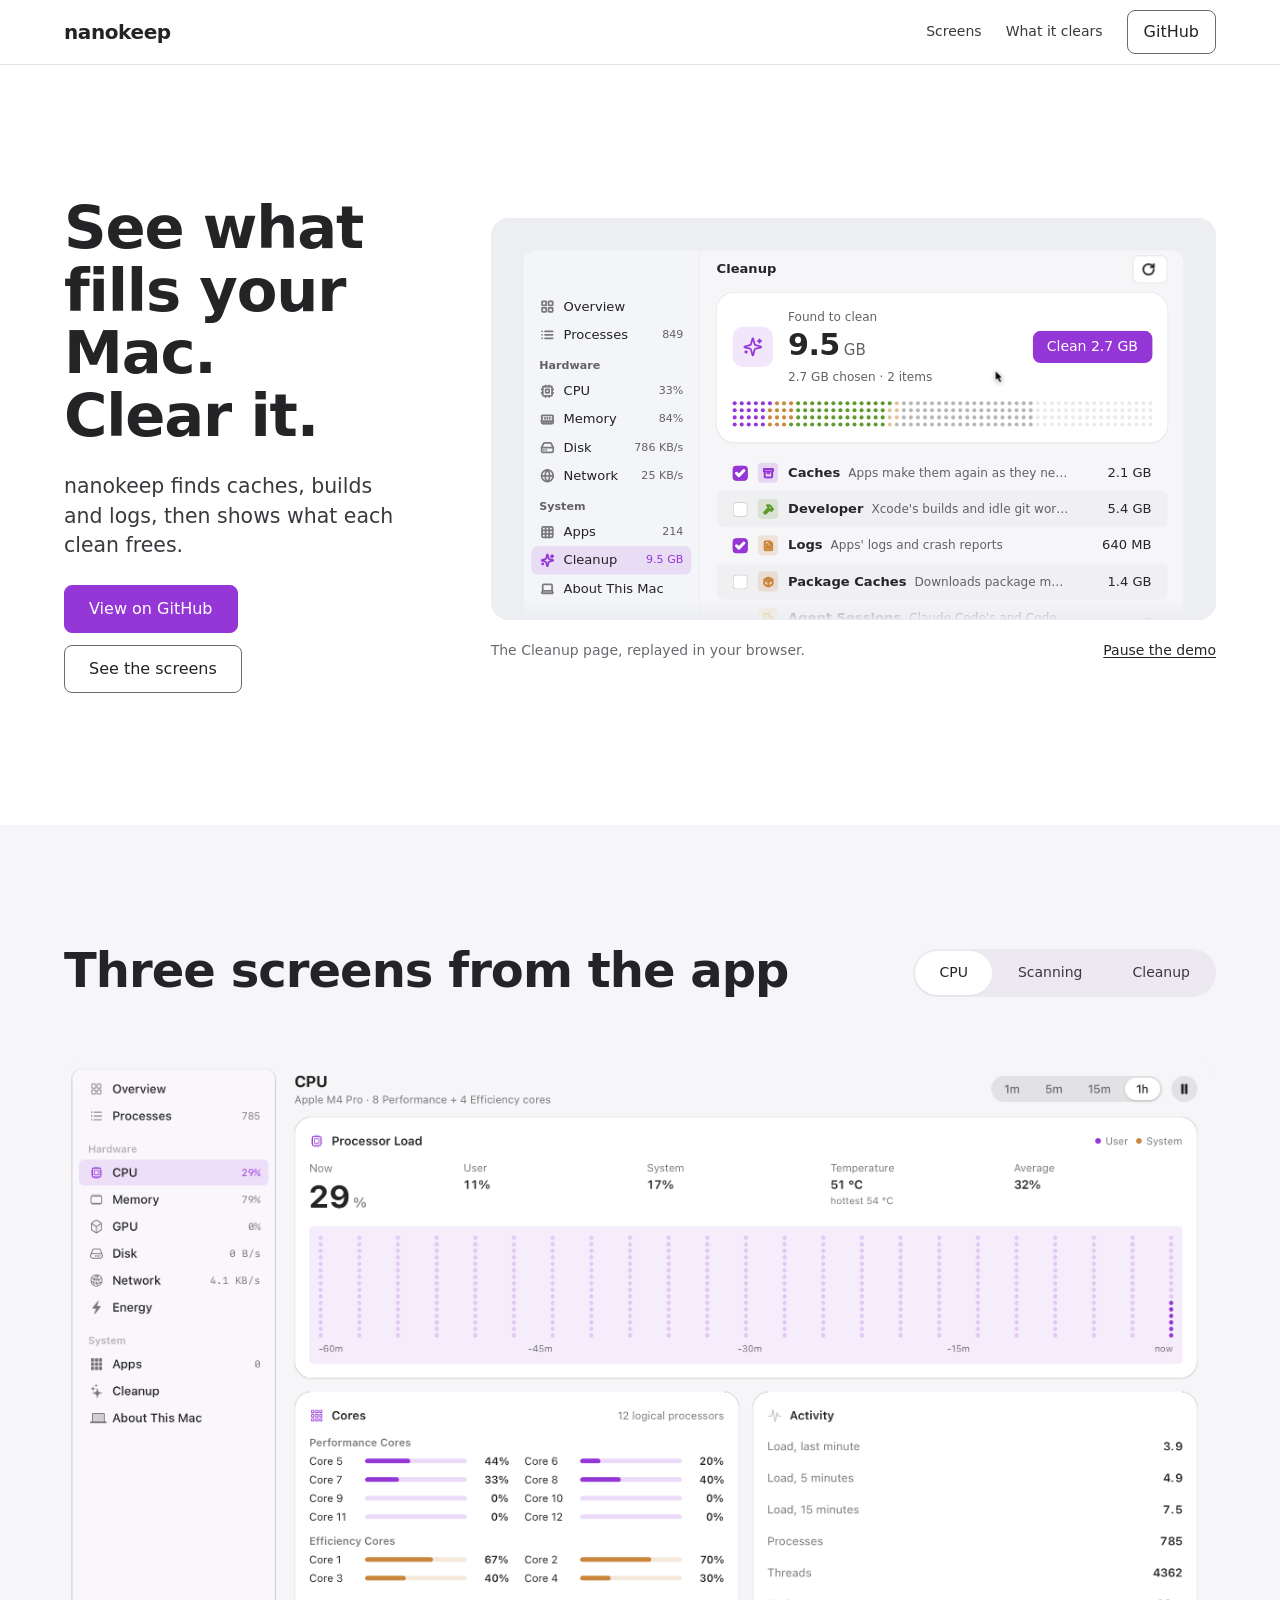
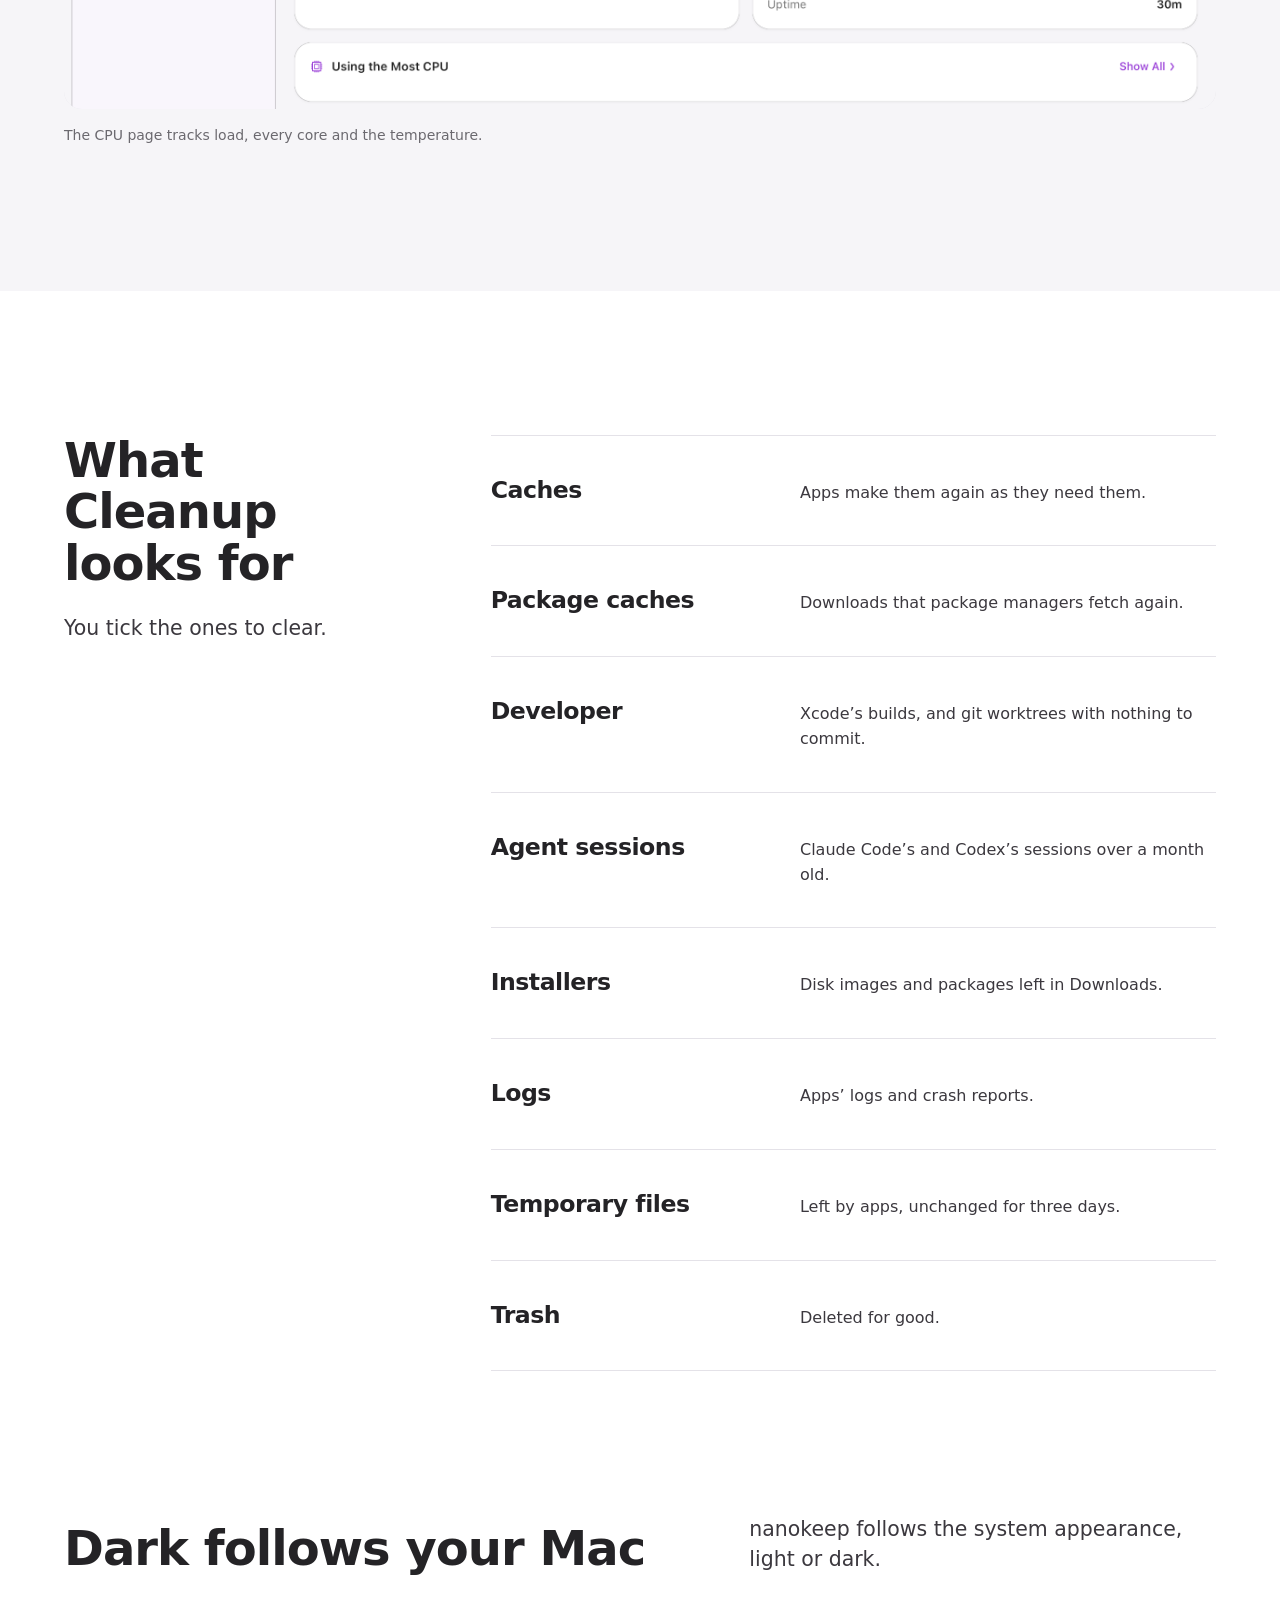
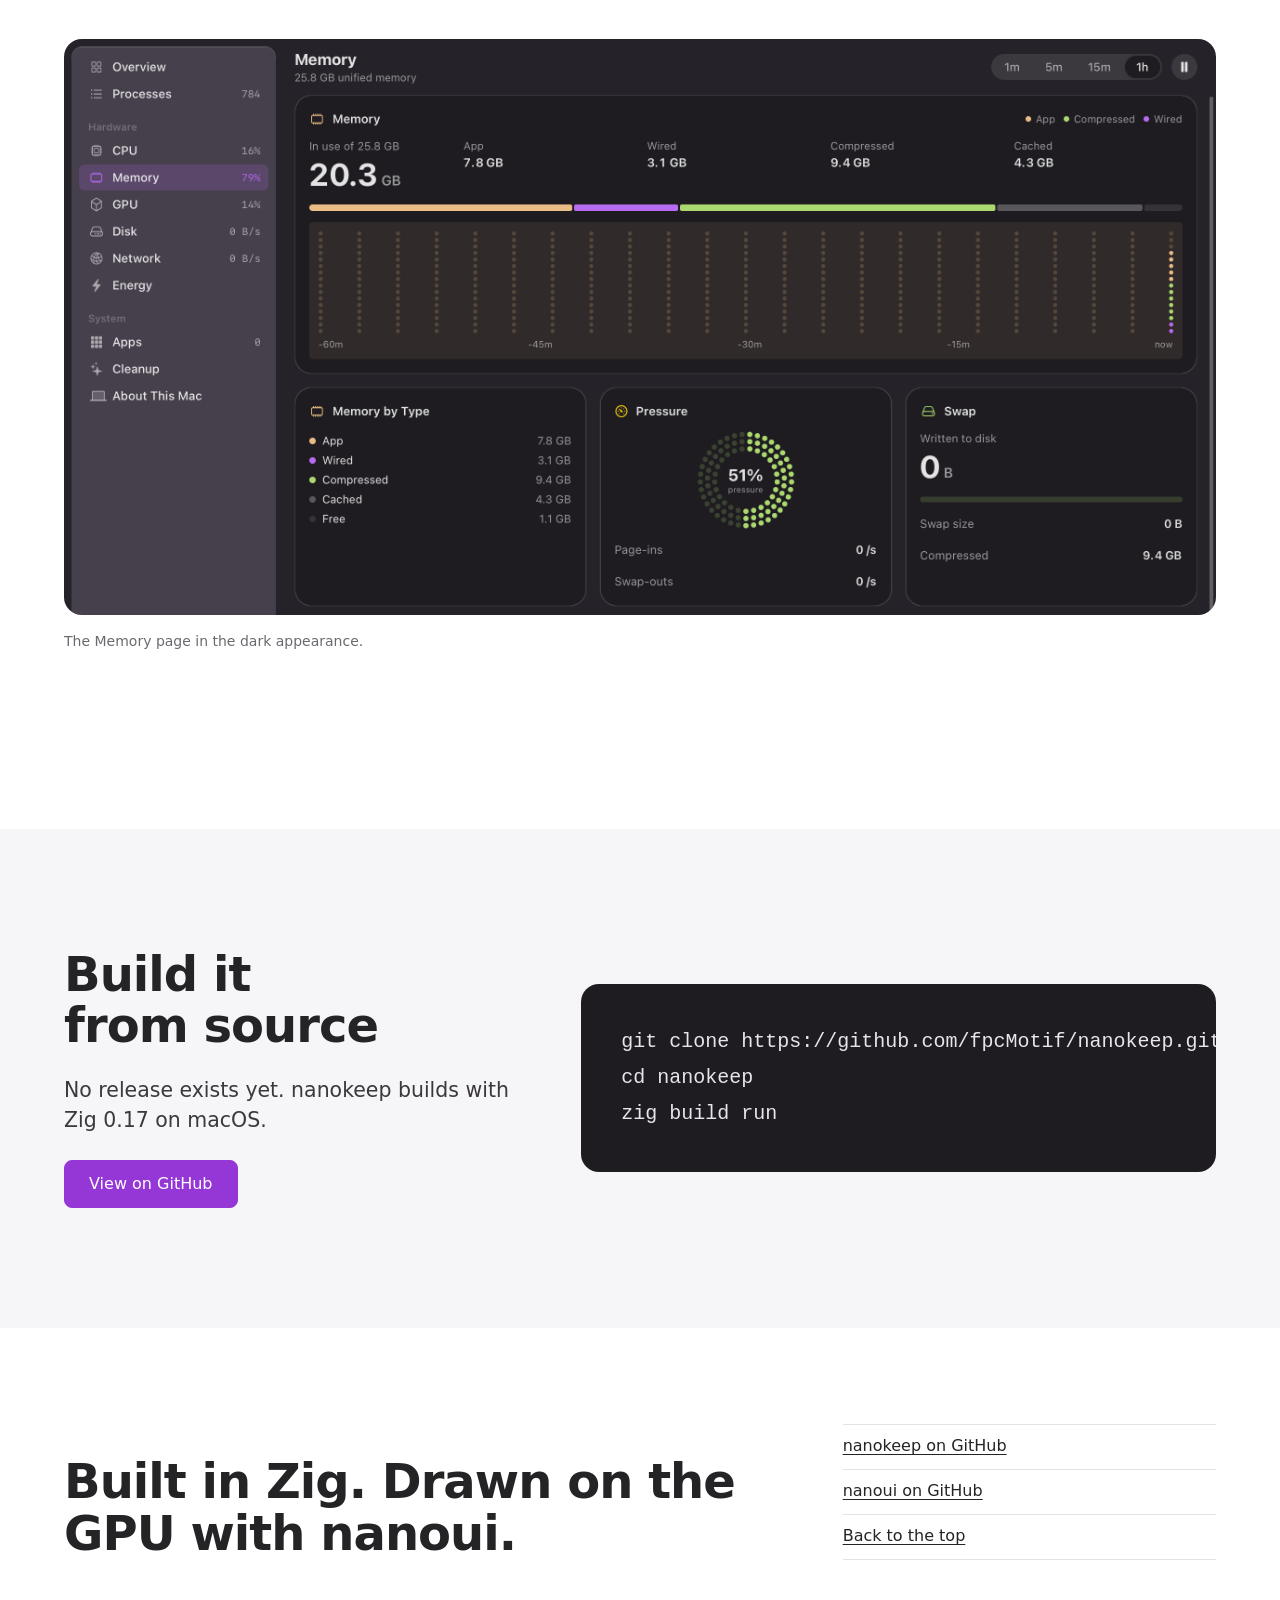
<file: site/index.html>
<!doctype html>
<html lang="en">
<head>
  <meta charset="utf-8">
  <meta name="viewport" content="width=device-width, initial-scale=1">
  <title>nanokeep, a housekeeper for your Mac</title>
  <meta name="description" content="nanokeep is a native Mac app that finds caches, builds and logs, shows what each clean frees, and watches your processor and memory.">
  <link rel="stylesheet" href="styles.css">
  <script>
    document.documentElement.classList.add('js');
    document.head.append(Object.assign(document.createElement('link'), { rel: 'stylesheet', href: 'demo/cleanup-demo.css' }));
  </script>
</head>
<body>
  <a class="skip" href="#main">Skip to content</a>

  <header class="nav">
    <div class="container nav__row">
      <a class="wordmark" href="#top" aria-label="nanokeep, back to the top">nanokeep</a>
      <nav class="nav__links" aria-label="Page">
        <a href="#screens">Screens</a>
        <a href="#clears">What it clears</a>
        <a class="btn btn--quiet btn--small" href="https://github.com/fpcMotif/nanokeep">GitHub</a>
      </nav>
    </div>
  </header>

  <main id="main">
    <section class="hero" id="top">
      <div class="container hero__grid">
        <div class="hero__text">
          <h1 class="display-s">See what fills your Mac. Clear it.</h1>
          <p class="lead">nanokeep finds caches, builds and logs, then shows what each clean frees.</p>
          <div class="actions">
            <a class="btn" href="https://github.com/fpcMotif/nanokeep">View on GitHub</a>
            <a class="btn btn--quiet" href="#screens">See the screens</a>
          </div>
        </div>
        <figure class="hero__visual">
          <div class="demo" data-slot="hero" data-kind="product" data-alt="The Cleanup page: Developer is ticked, Clean is pressed, and the found total drops from 9.5 GB to 1.4 GB" data-ss-fill>
            <img src="images/cleanup-poster.png" width="1440" height="800" fetchpriority="high" alt="The Cleanup page after a clean: 1.4 GB left to clean and a button that reads Freed 8.1 GB">
            <div id="cleanup-demo"></div>
          </div>
          <figcaption>
            <span>The Cleanup page, replayed in your browser.</span>
            <button class="textbtn" id="cleanup-demo-toggle" type="button" aria-pressed="false" hidden>Pause the demo</button>
          </figcaption>
        </figure>
      </div>
    </section>

    <section class="screens" id="screens">
      <div class="container">
        <div class="headrow">
          <h2>Three screens from the app</h2>
          <div class="tabs" role="tablist" aria-label="Screens">
            <button class="tab" type="button" role="tab" id="tab-cpu" aria-controls="panel-cpu" aria-selected="true">CPU</button>
            <button class="tab" type="button" role="tab" id="tab-scan" aria-controls="panel-scan" aria-selected="false" tabindex="-1">Scanning</button>
            <button class="tab" type="button" role="tab" id="tab-found" aria-controls="panel-found" aria-selected="false" tabindex="-1">Cleanup</button>
          </div>
        </div>
        <figure class="screen" role="tabpanel" id="panel-cpu" aria-labelledby="tab-cpu">
          <div class="shot" data-slot="screen-cpu" data-kind="product" data-alt="The CPU page with processor load, cores and activity">
            <img src="images/cpu.png" width="2480" height="1640" loading="lazy" alt="The CPU page shows processor load over an hour, the load on each core and the load averages.">
          </div>
          <figcaption>The CPU page tracks load, every core and the temperature.</figcaption>
        </figure>
        <figure class="screen" role="tabpanel" id="panel-found" aria-labelledby="tab-found">
          <div class="shot" data-slot="screen-cleanup" data-kind="product" data-alt="The Cleanup page with a found total, the disk map and eight categories">
            <img src="images/cleanup-found.png" width="2480" height="1640" loading="lazy" alt="The Cleanup page lists eight categories under a disk map, with Caches and Logs ticked and a Clean button.">
          </div>
          <figcaption>Cleanup lists each category with its size before you clean.</figcaption>
        </figure>
        <figure class="screen" role="tabpanel" id="panel-scan" aria-labelledby="tab-scan">
          <div class="shot" data-slot="screen-scanning" data-kind="product" data-alt="The Cleanup page during a scan">
            <img src="images/cleanup-scanning.png" width="2480" height="1640" loading="lazy" alt="The Cleanup page during a scan, with a running total and a Cancel button.">
          </div>
          <figcaption>A scan fills the disk map as it measures each category.</figcaption>
        </figure>
      </div>
    </section>

    <section class="clears" id="clears">
      <div class="container clears__grid">
        <div class="clears__head">
          <h2>What Cleanup looks for</h2>
          <p class="lead">You tick the ones to clear.</p>
        </div>
        <dl class="index">
          <div class="index__row"><dt>Caches</dt><dd>Apps make them again as they need them.</dd></div>
          <div class="index__row"><dt>Package caches</dt><dd>Downloads that package managers fetch again.</dd></div>
          <div class="index__row"><dt>Developer</dt><dd>Xcode’s builds, and git worktrees with nothing to commit.</dd></div>
          <div class="index__row"><dt>Agent sessions</dt><dd>Claude Code’s and Codex’s sessions over a month old.</dd></div>
          <div class="index__row"><dt>Installers</dt><dd>Disk images and packages left in Downloads.</dd></div>
          <div class="index__row"><dt>Logs</dt><dd>Apps’ logs and crash reports.</dd></div>
          <div class="index__row"><dt>Temporary files</dt><dd>Left by apps, unchanged for three days.</dd></div>
          <div class="index__row"><dt>Trash</dt><dd>Deleted for good.</dd></div>
        </dl>
      </div>
    </section>

    <section class="dark" id="dark">
      <div class="container">
        <div class="headsplit">
          <h2>Dark follows your Mac</h2>
          <p class="lead">nanokeep follows the system appearance, light or dark.</p>
        </div>
        <figure class="screen">
          <div class="shot shot--wide" data-slot="screen-dark" data-kind="product" data-alt="The Memory page in the dark appearance">
            <img src="images/memory-dark.png" width="2480" height="1640" loading="lazy" alt="The Memory page in the dark appearance, with memory in use, a pressure ring and swap.">
          </div>
          <figcaption>The Memory page in the dark appearance.</figcaption>
        </figure>
      </div>
    </section>

    <section class="build" id="build">
      <div class="container build__grid">
        <div class="build__text">
          <h2>Build it from source</h2>
          <p class="lead">No release exists yet. nanokeep builds with Zig 0.17 on macOS.</p>
          <div class="actions">
            <a class="btn" href="https://github.com/fpcMotif/nanokeep">View on GitHub</a>
          </div>
        </div>
        <figure class="code">
          <pre><code>git clone https://github.com/fpcMotif/nanokeep.git
cd nanokeep
zig build run</code></pre>
        </figure>
      </div>
    </section>
  </main>

  <footer class="footer">
    <div class="container footer__grid">
      <p class="footer__statement">Built in Zig. Drawn on the GPU with nanoui.</p>
      <ul class="footer__links">
        <li><a href="https://github.com/fpcMotif/nanokeep">nanokeep on GitHub</a></li>
        <li><a href="https://github.com/fpcMotif/nanoui">nanoui on GitHub</a></li>
        <li><a href="#top">Back to the top</a></li>
      </ul>
    </div>
  </footer>

  <script defer src="demo/cleanup-demo.js"></script>
  <script>
    (() => {
      const tabs = [...document.querySelectorAll('[role="tab"]')];
      const show = (tab, focus) => {
        tabs.forEach((t) => {
          const on = t === tab;
          t.setAttribute('aria-selected', String(on));
          t.tabIndex = on ? 0 : -1;
          document.getElementById(t.getAttribute('aria-controls')).hidden = !on;
        });
        if (focus) tab.focus({ preventScroll: true });
      };
      tabs.forEach((t, i) => {
        t.addEventListener('click', () => show(t, false));
        t.addEventListener('keydown', (e) => {
          const step = e.key === 'ArrowRight' ? 1 : e.key === 'ArrowLeft' ? -1 : 0;
          if (!step) return;
          e.preventDefault();
          show(tabs[(i + step + tabs.length) % tabs.length], true);
        });
      });
      if (tabs.length) show(tabs[0], false);
    })();
  </script>
</body>
</html>
</file>
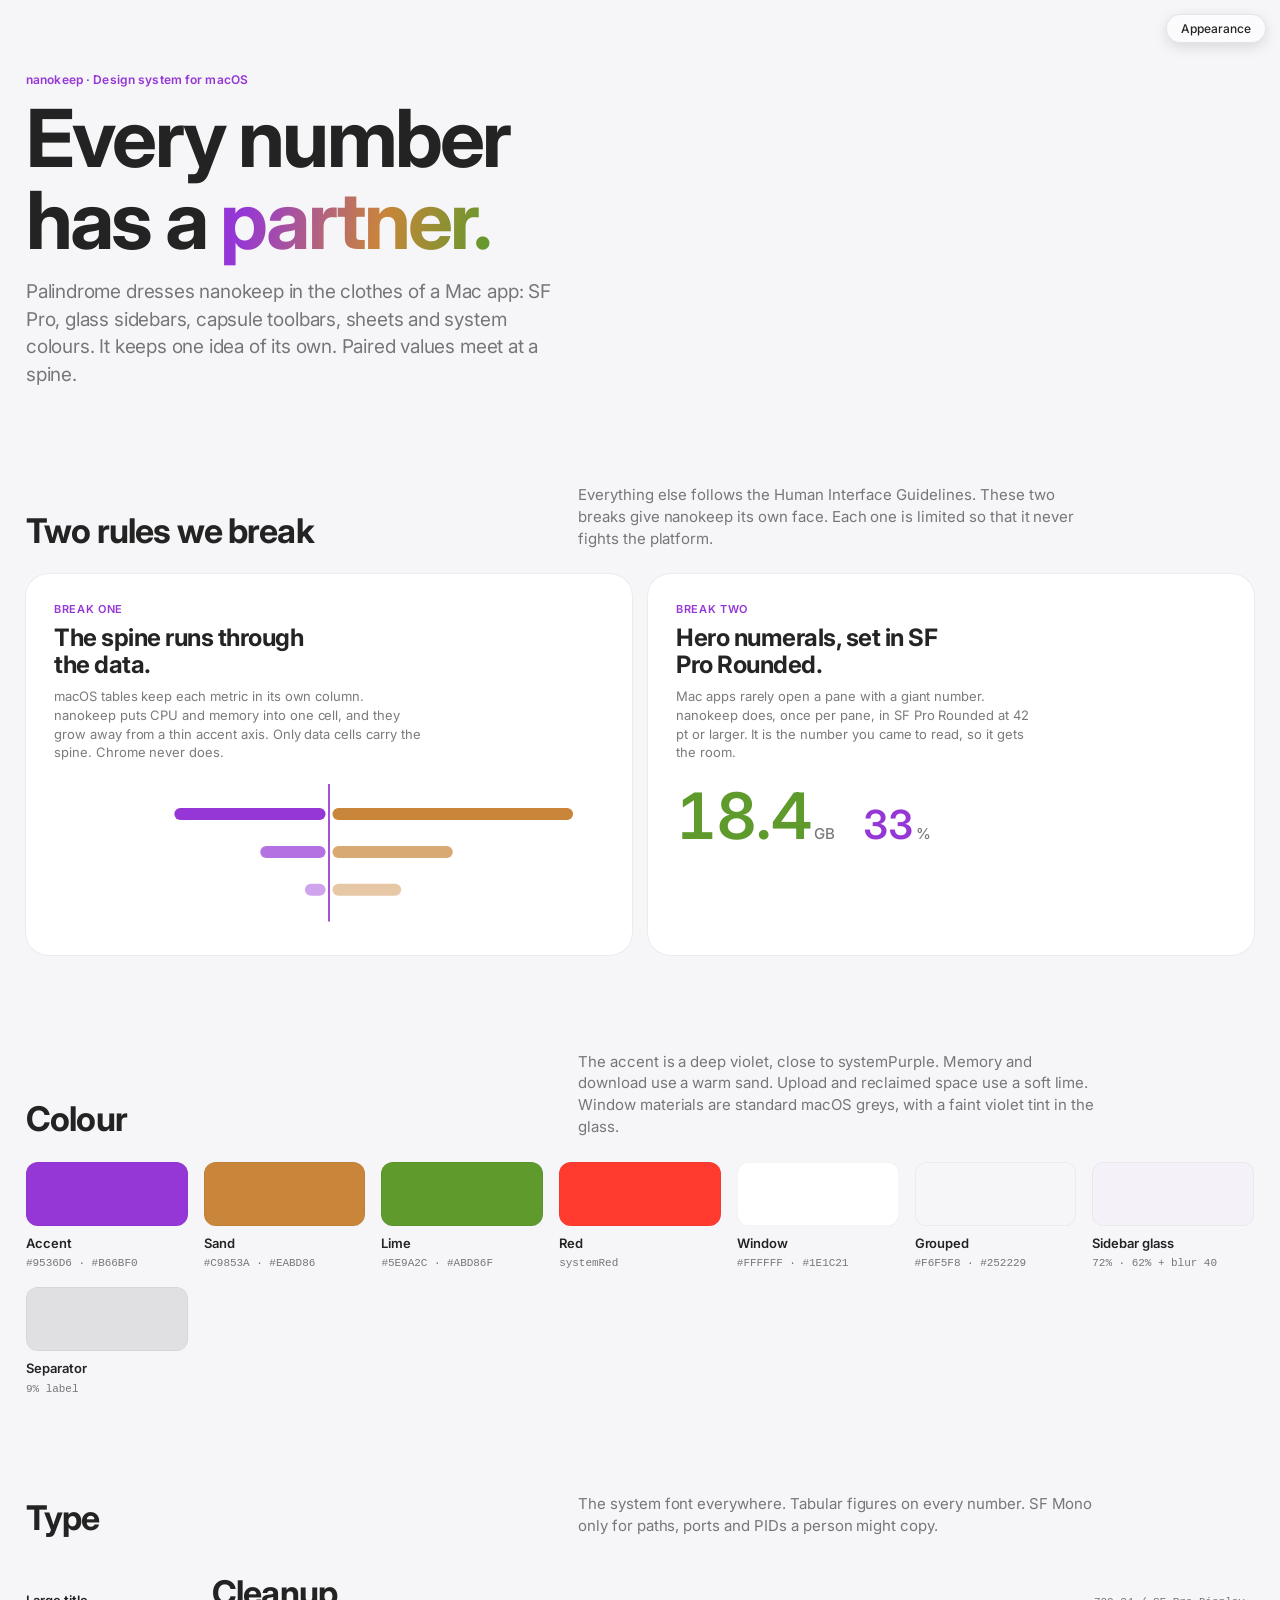
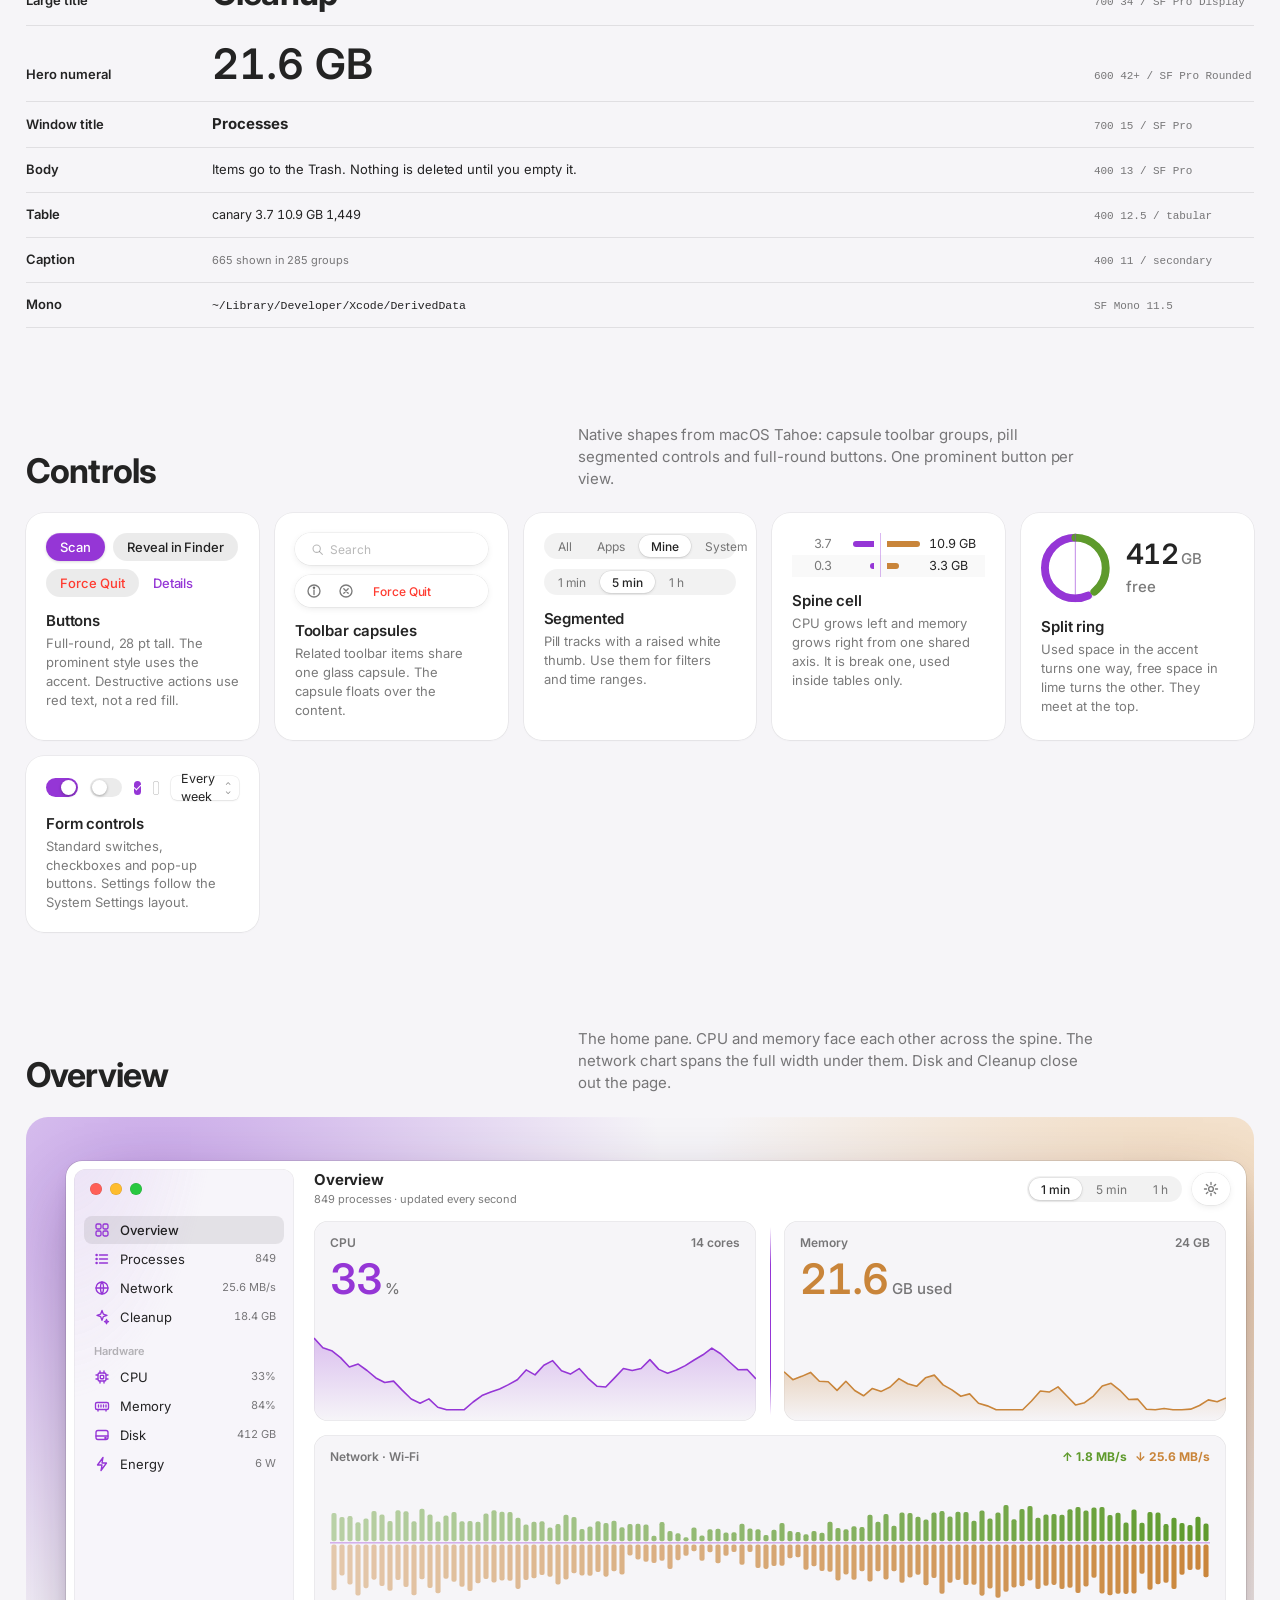
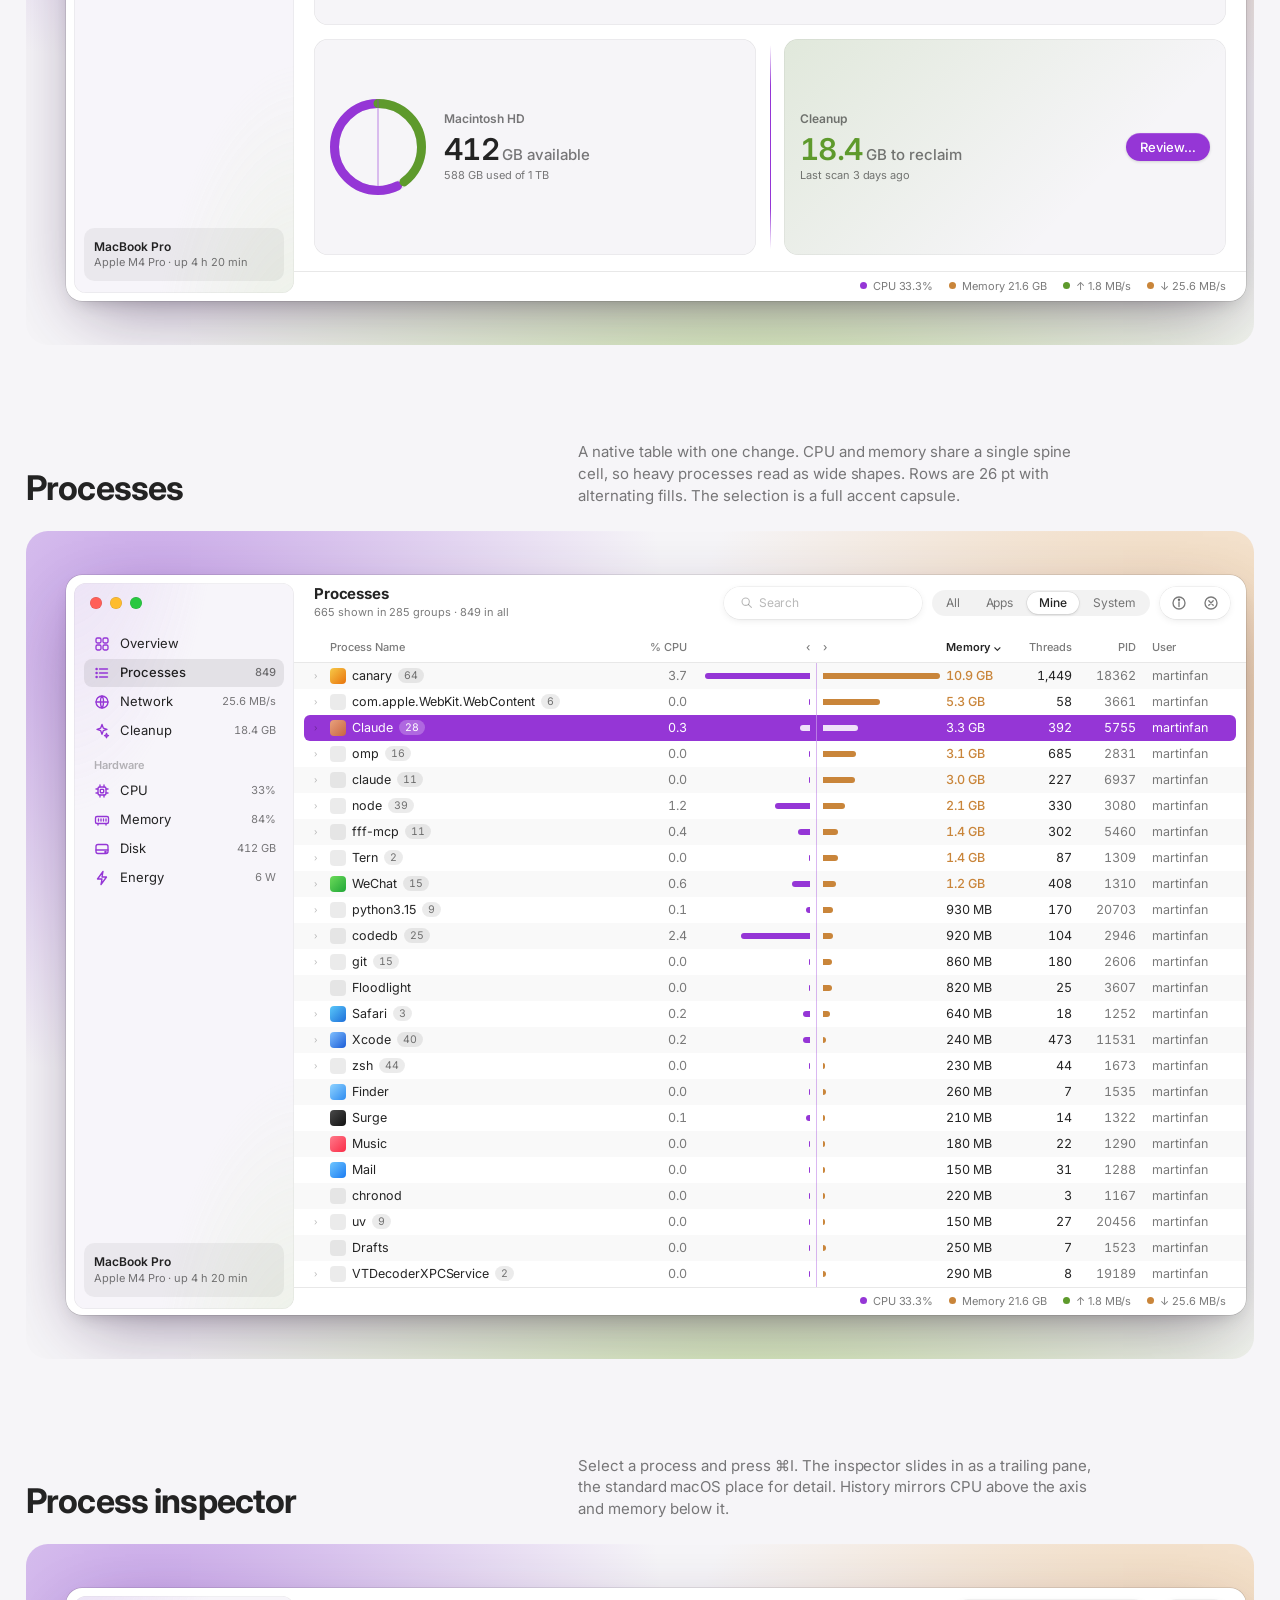
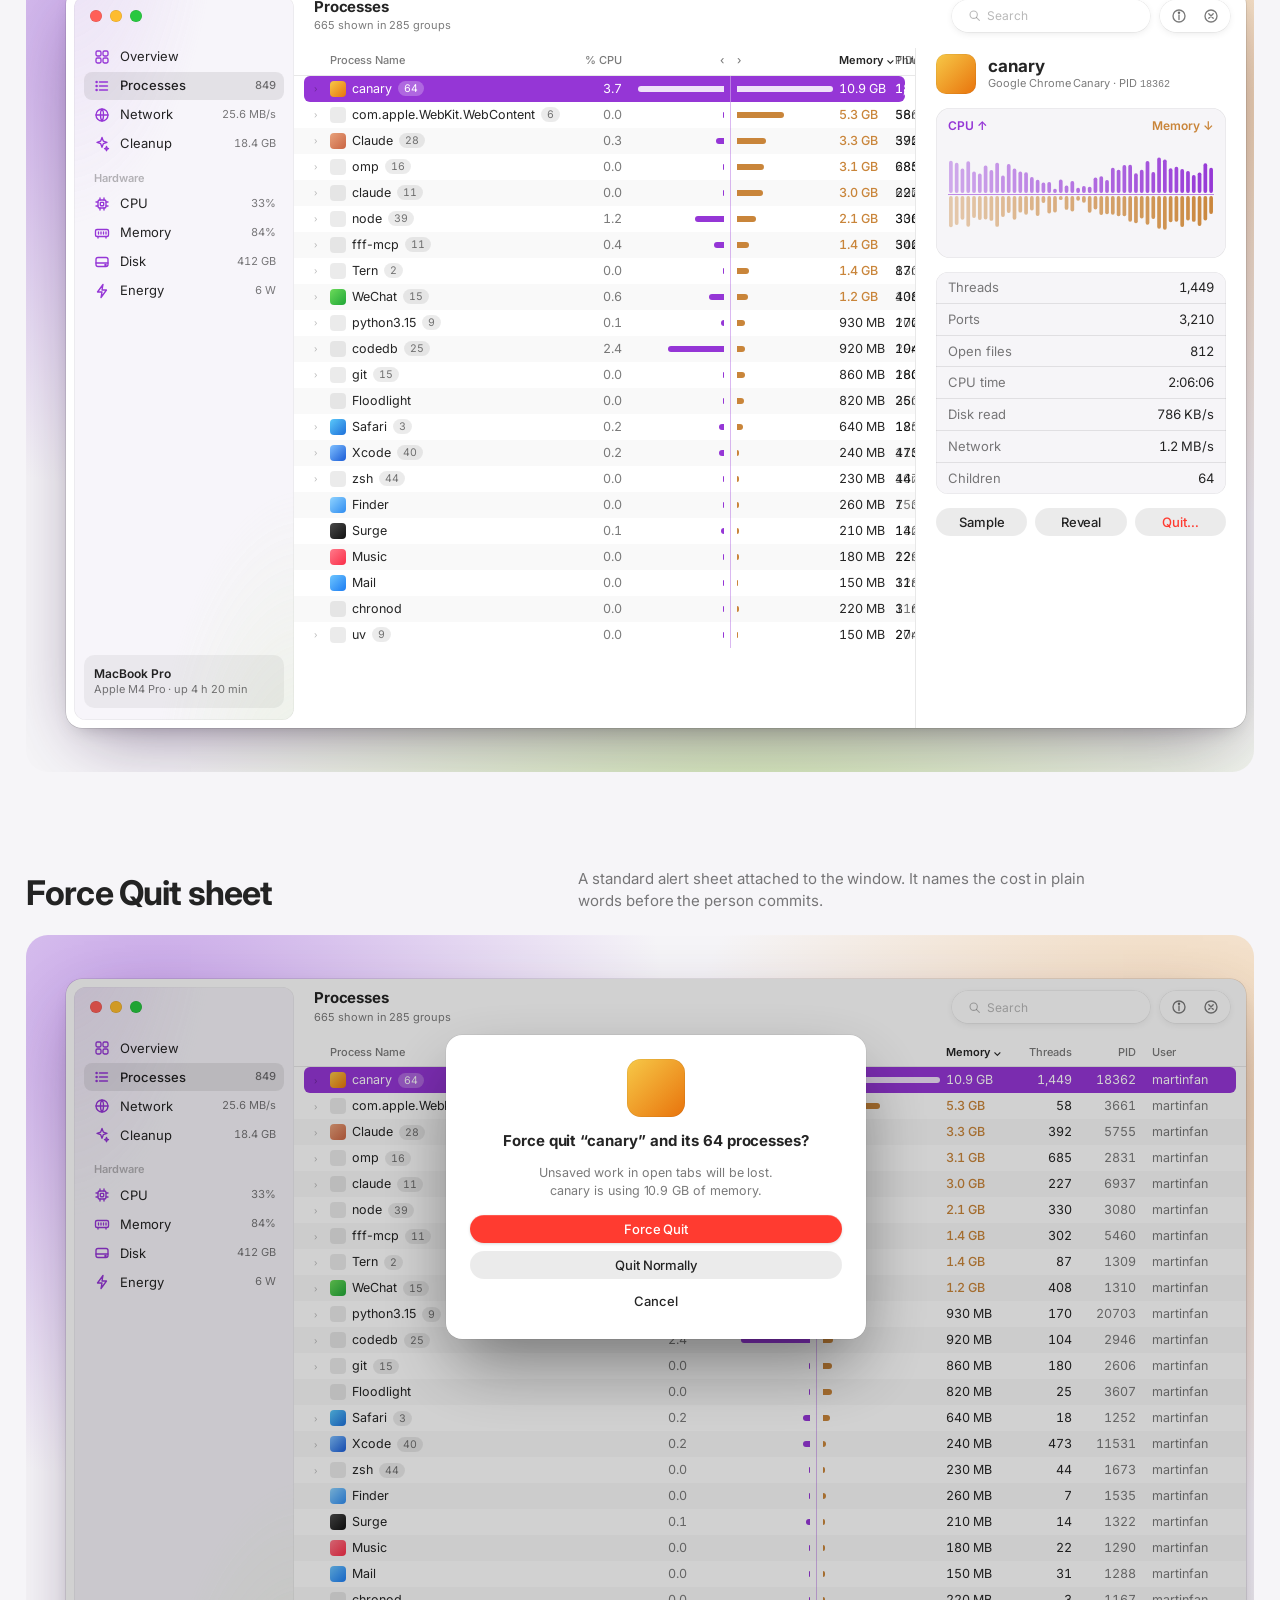
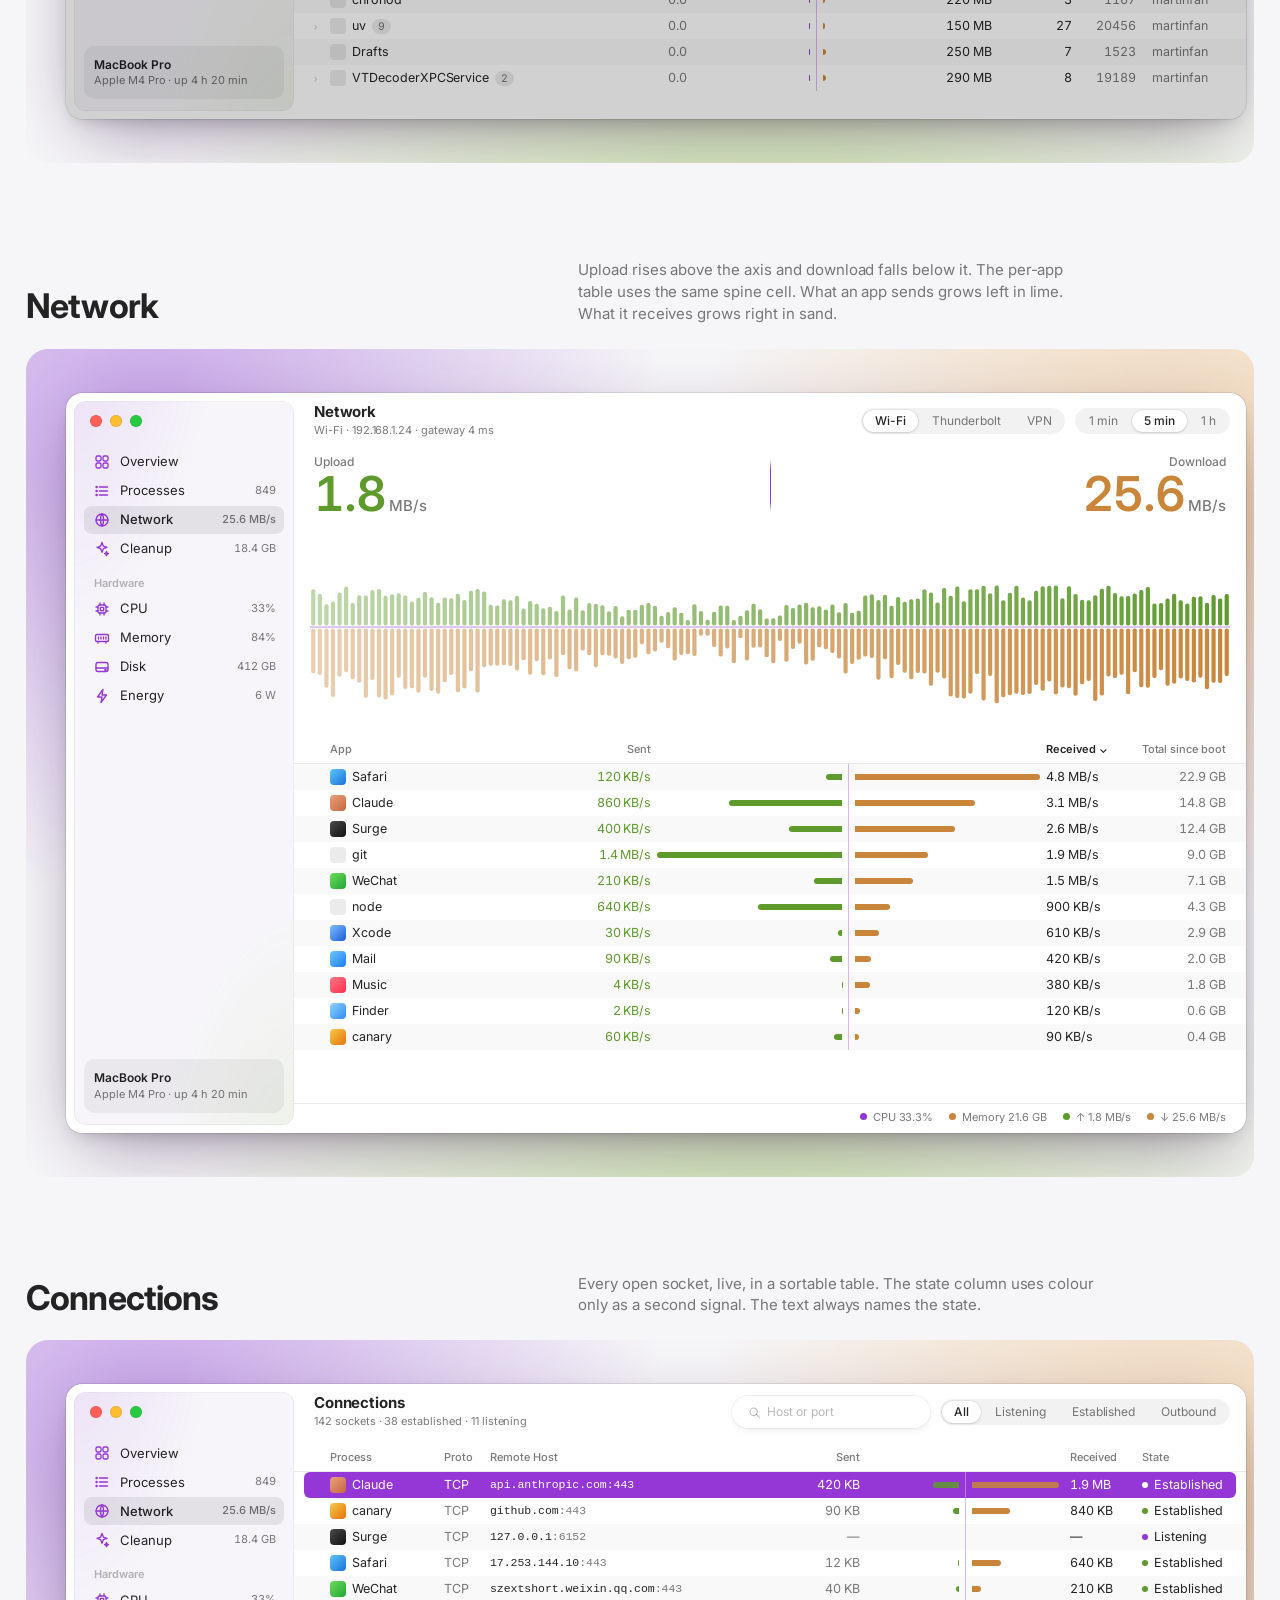
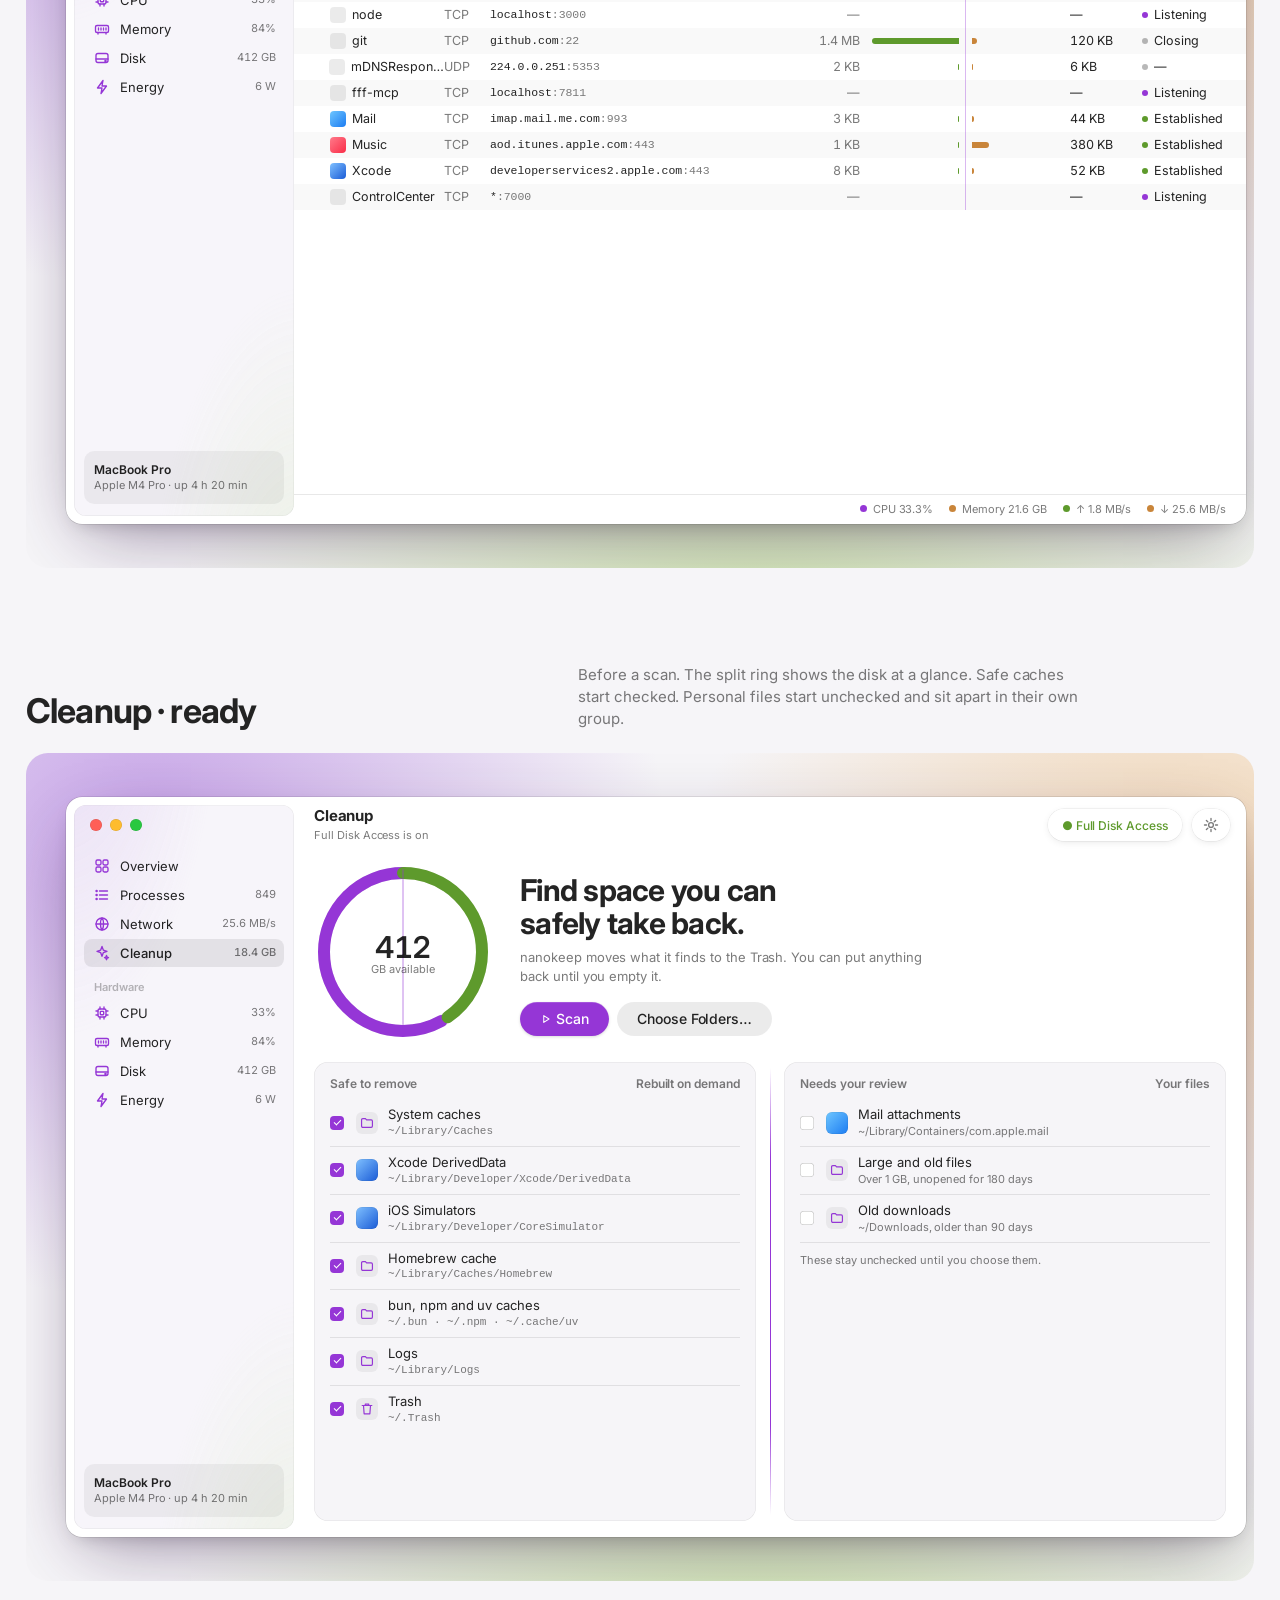
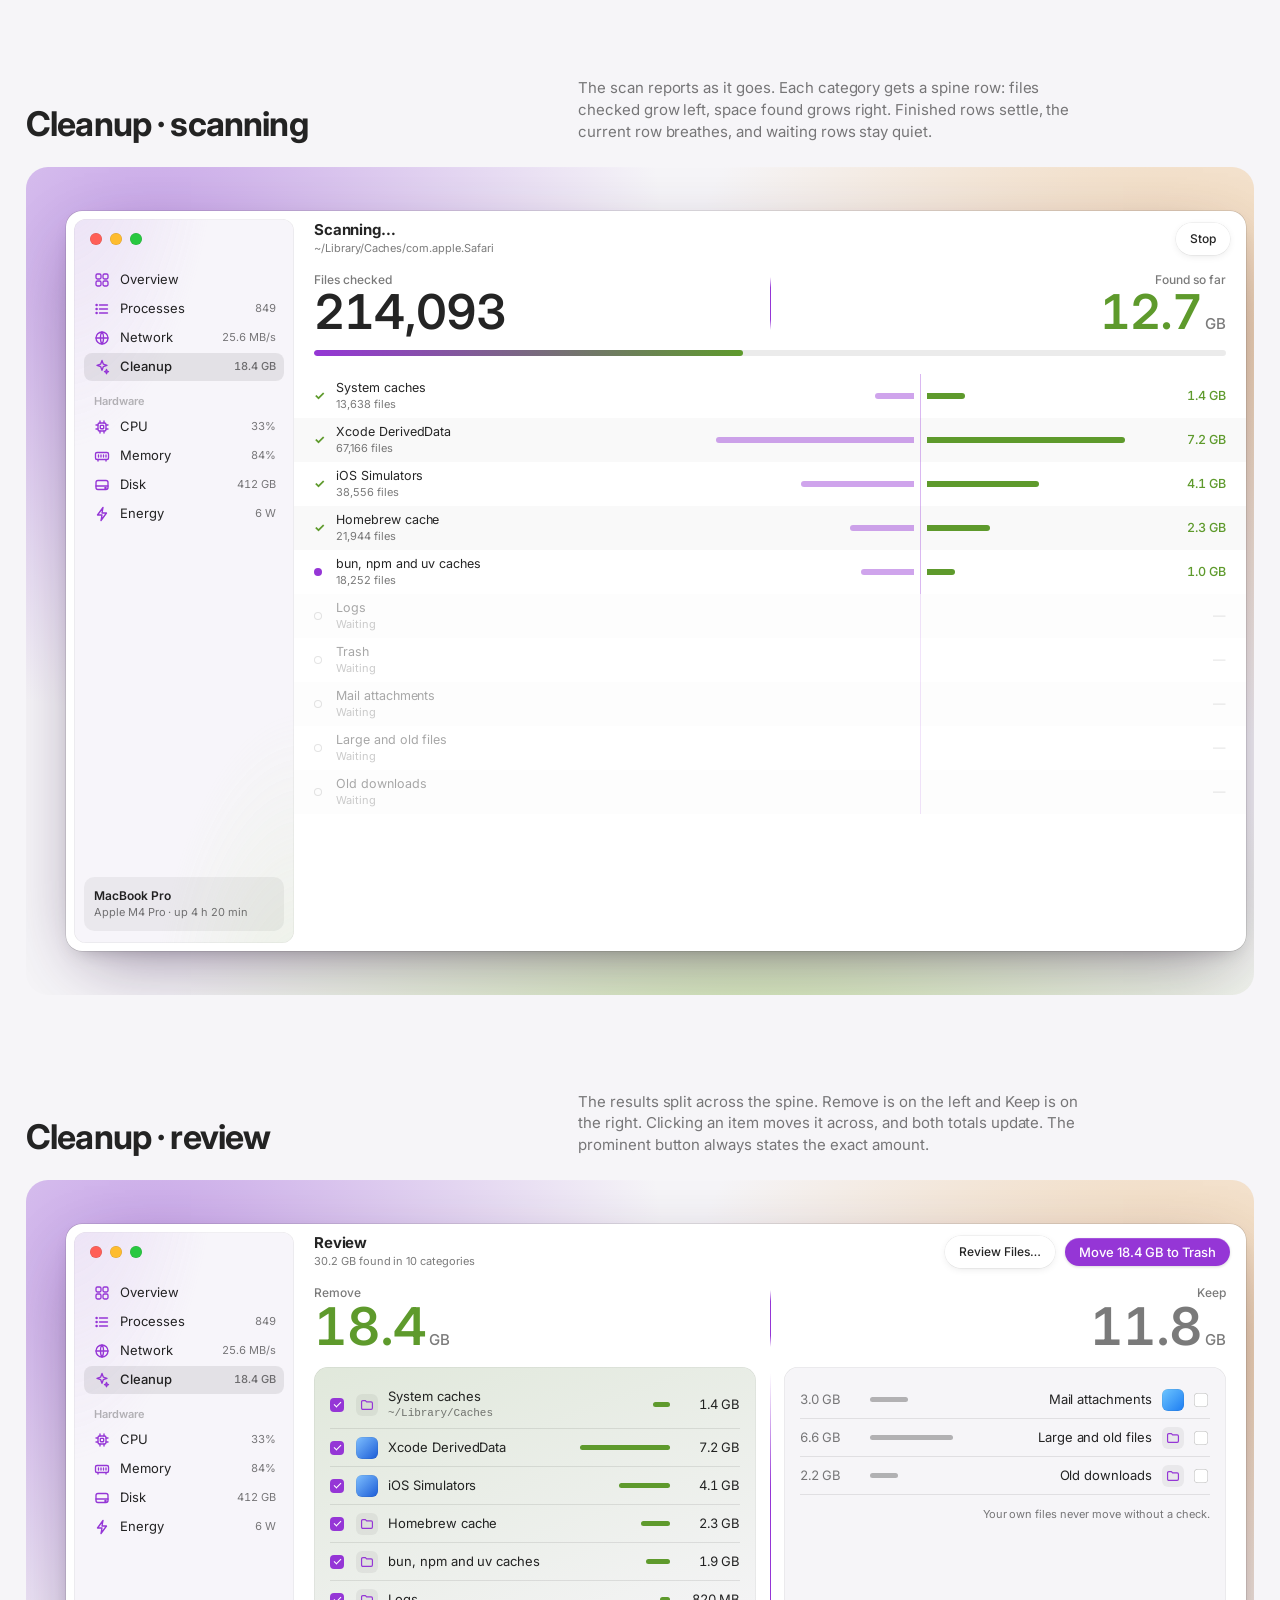
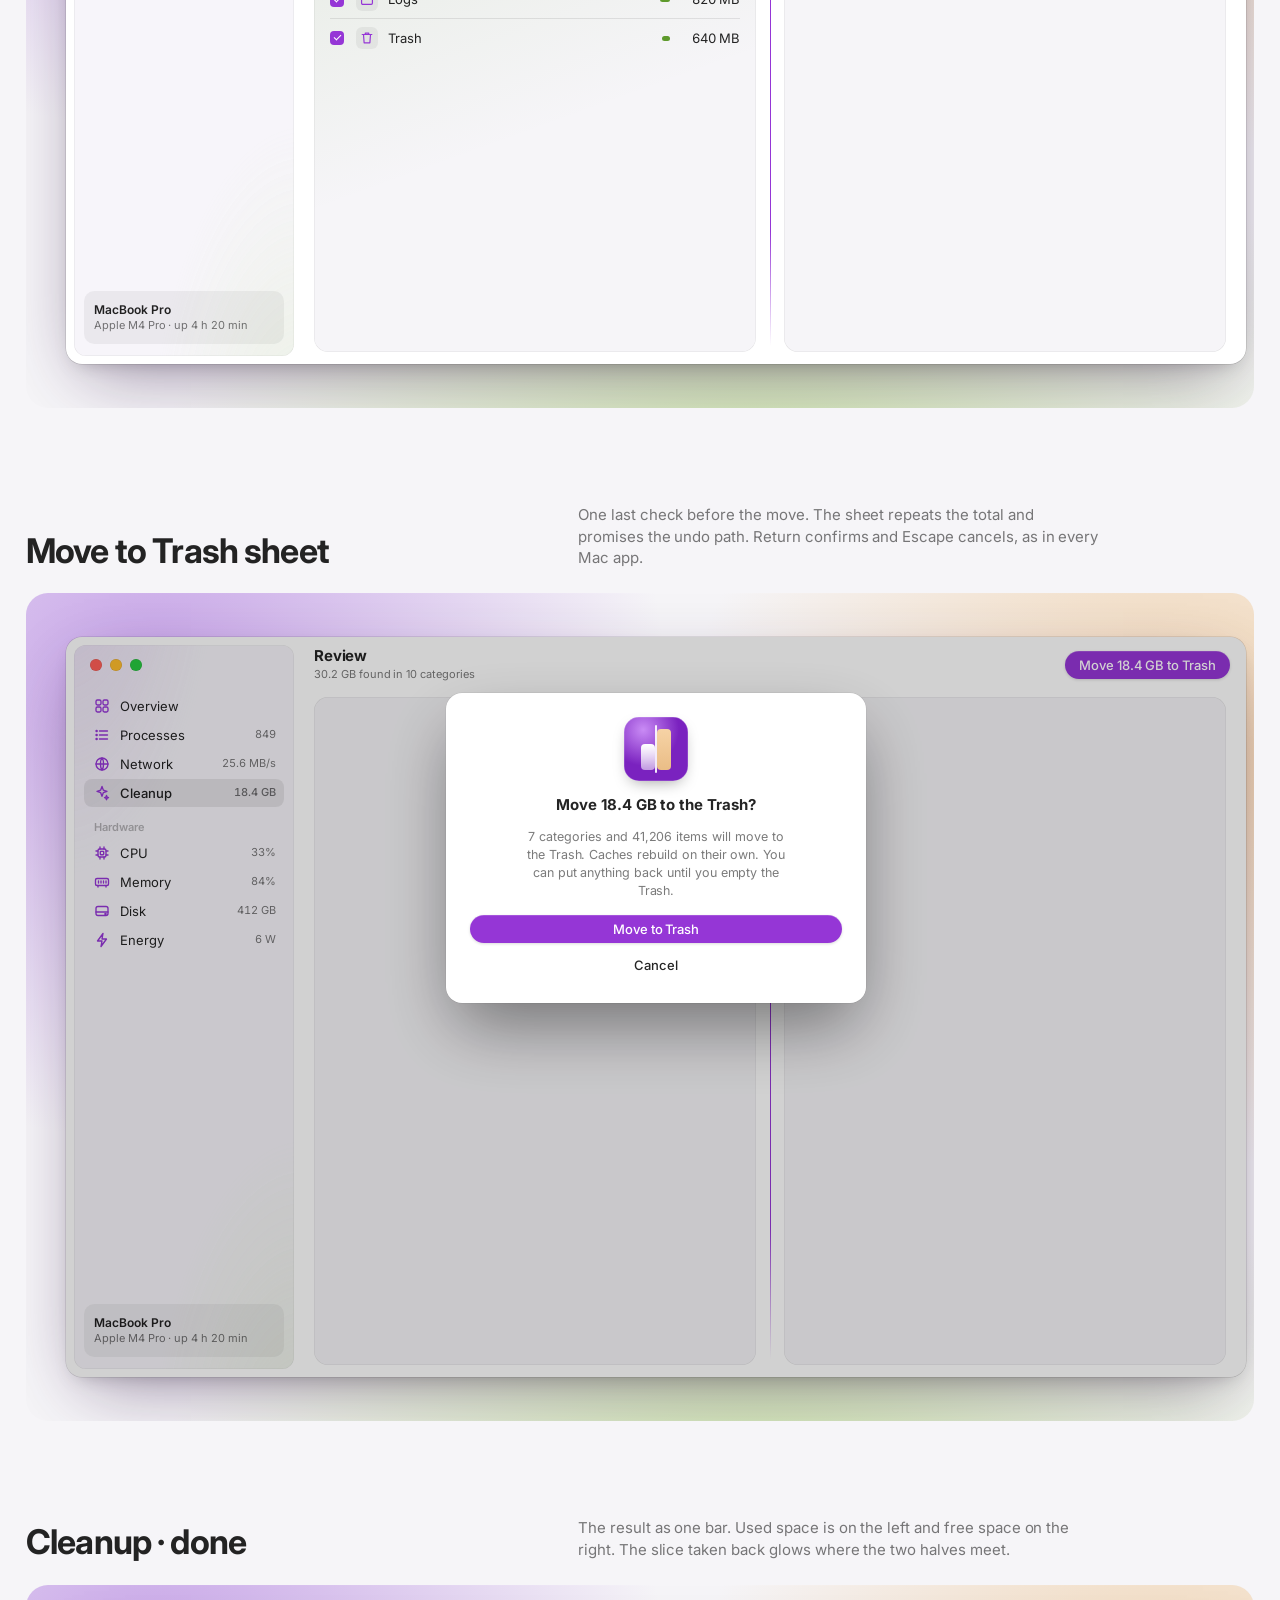
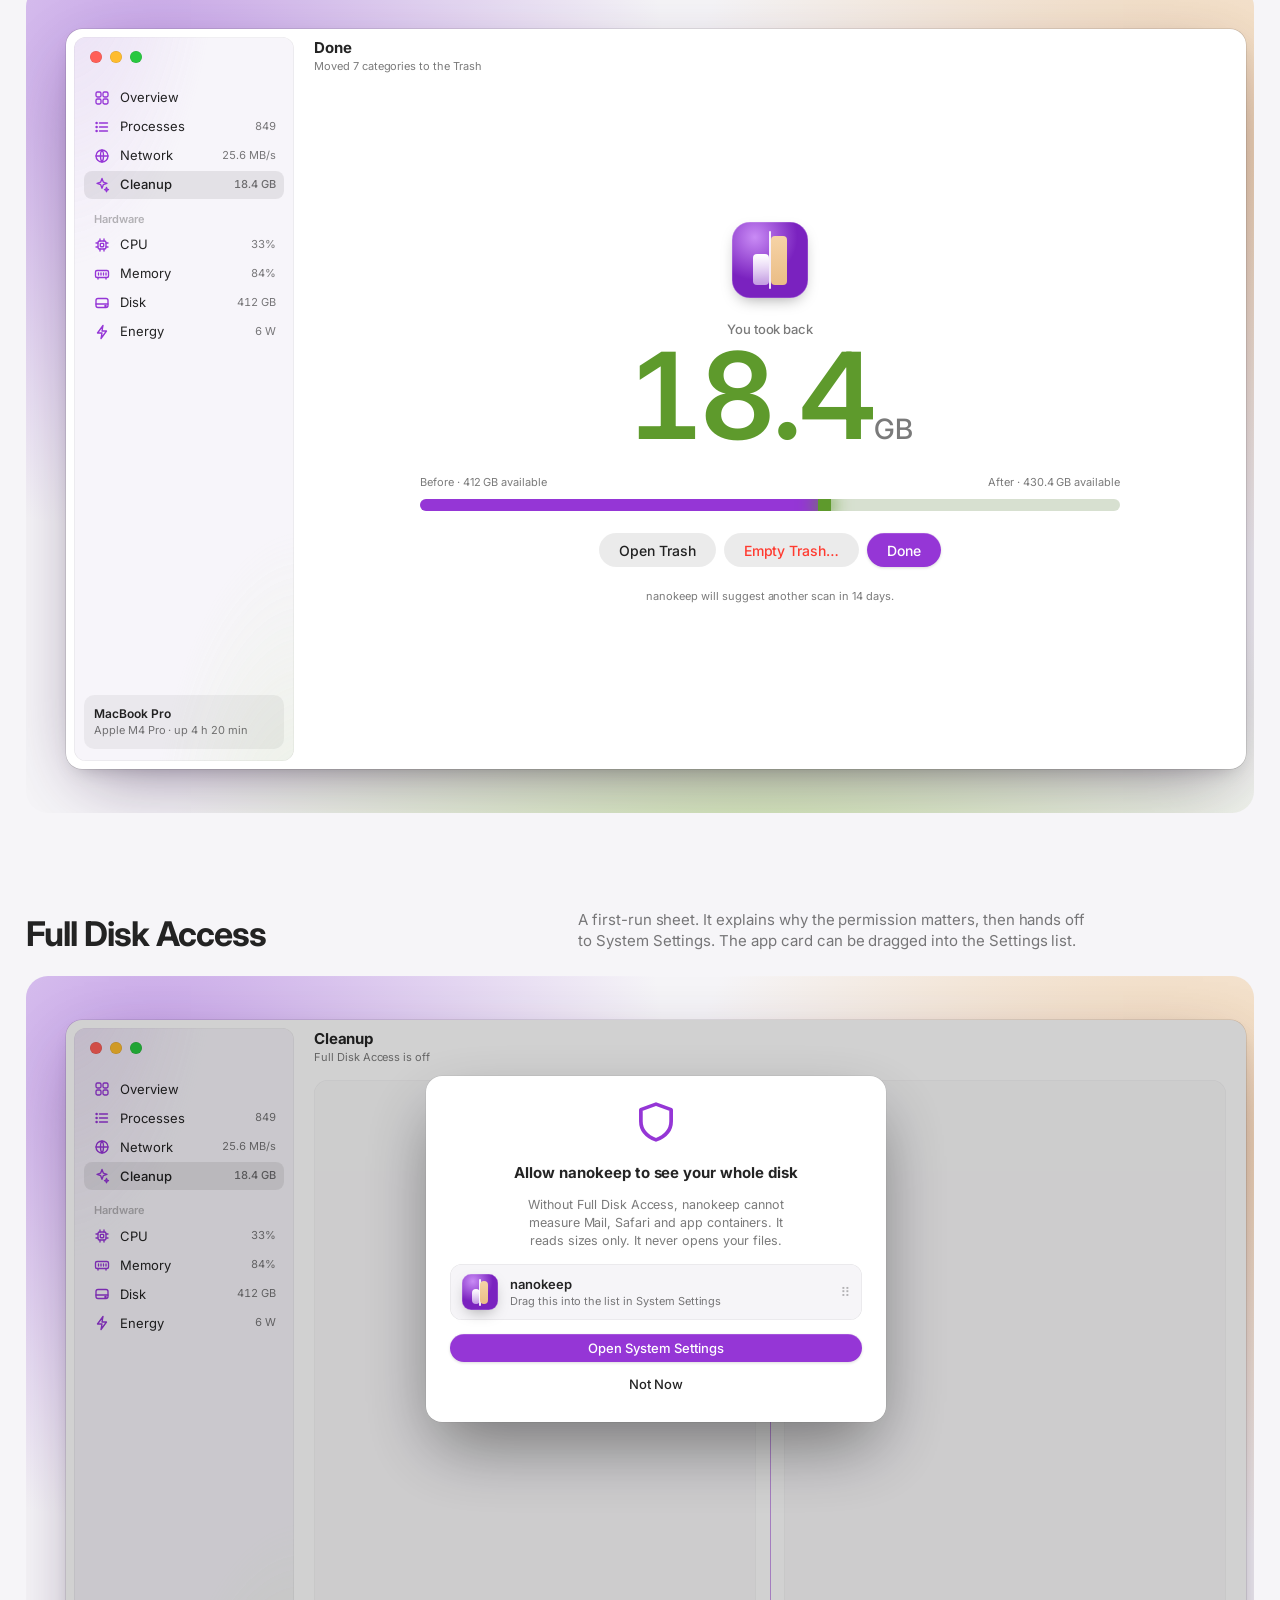
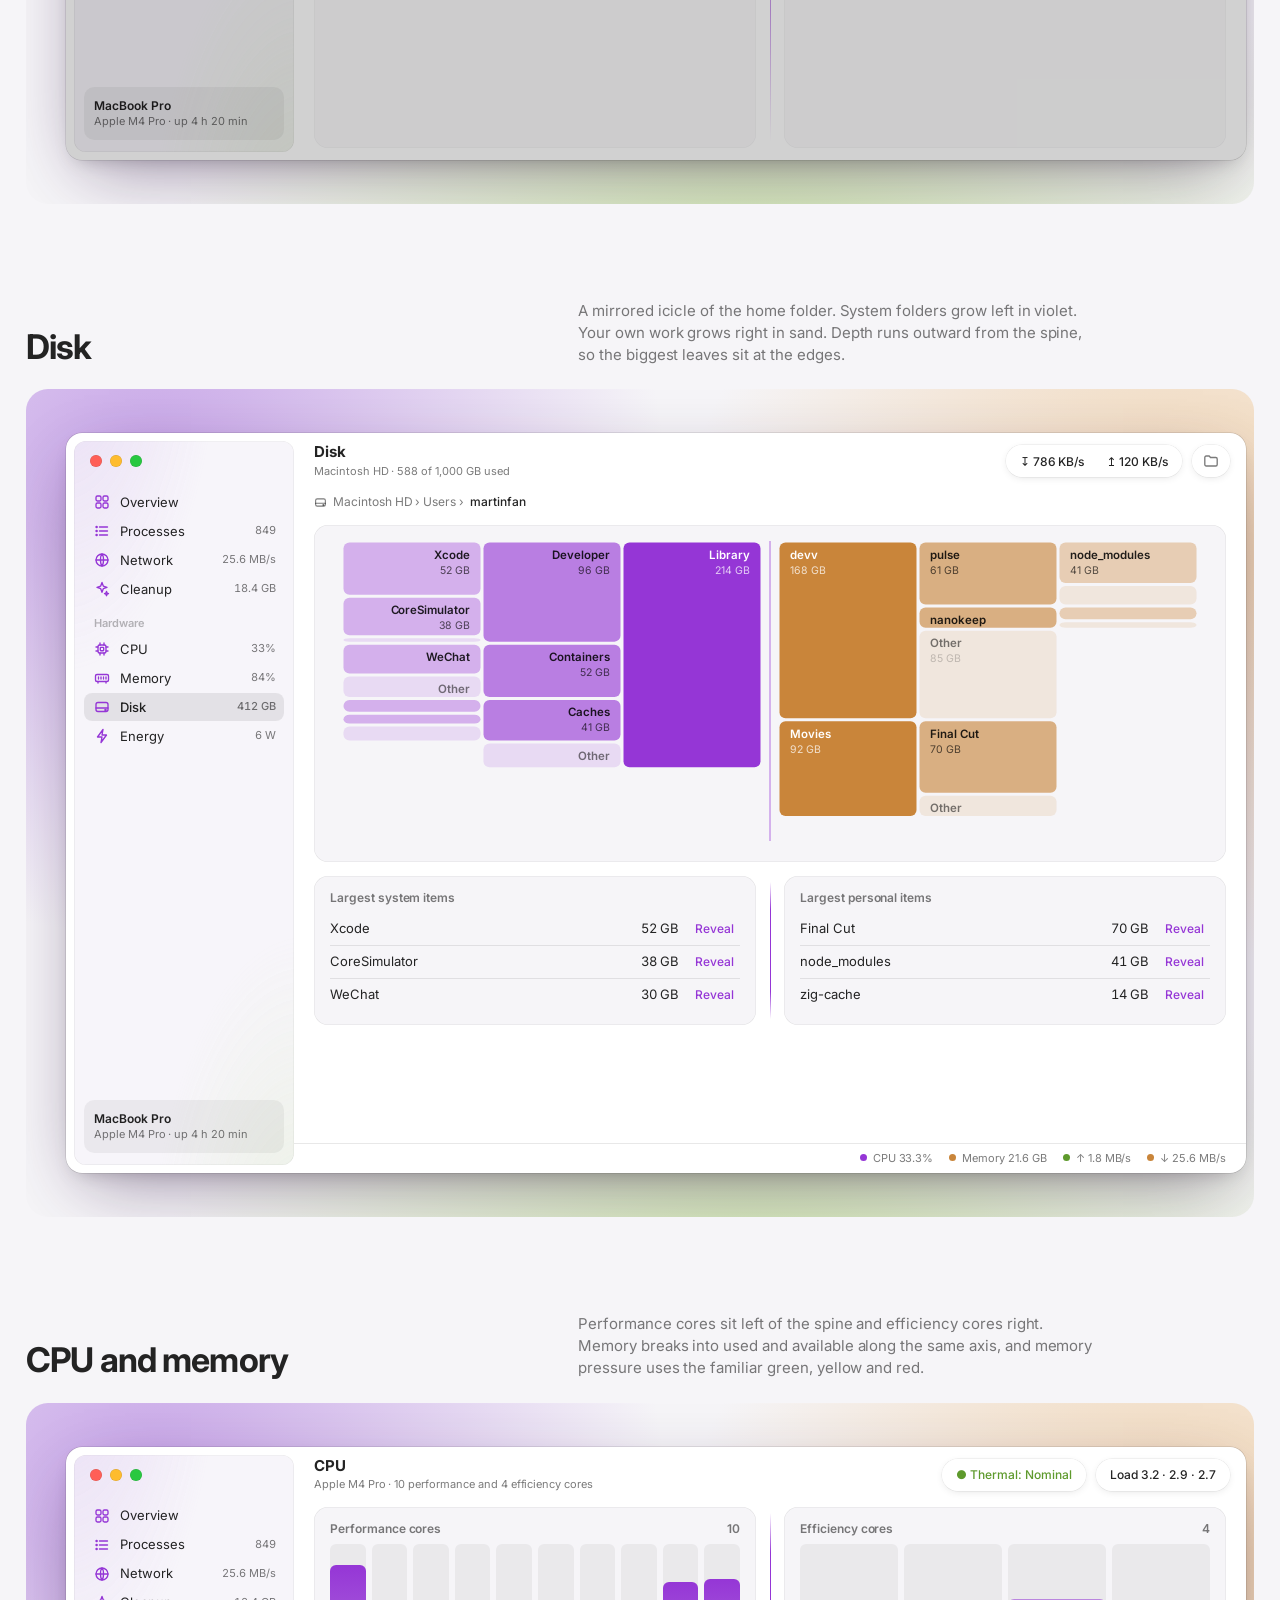
<file: design/systems/palindrome/index.html>
<!doctype html>
<html lang="en">
<head>
<meta charset="utf-8">
<meta name="viewport" content="width=device-width, initial-scale=1">
<title>Palindrome for macOS</title>
<link rel="preconnect" href="https://fonts.googleapis.com">
<link href="https://fonts.googleapis.com/css2?family=Inter:wght@400;500;600;700&display=swap" rel="stylesheet">
<style>
:root {
  color-scheme: light;
  --desk-a: #C7A4E8; --desk-b: #F1D3AE; --desk-c: #CFE6B0;
  --win: #FFFFFF; --win-2: #F6F5F8; --side: rgb(244 241 248 / .72); --bar: rgb(255 255 255 / .8);
  --label: rgb(0 0 0 / .86); --label-2: rgb(0 0 0 / .52); --label-3: rgb(0 0 0 / .28);
  --sep: rgb(0 0 0 / .09); --fill: rgb(0 0 0 / .05); --fill-2: rgb(0 0 0 / .08); --alt: rgb(0 0 0 / .022);
  --glass: rgb(255 255 255 / .62); --glass-edge: rgb(255 255 255 / .9);
  --accent: #9536D6; --accent-soft: rgb(149 54 214 / .12); --on-accent: #fff;
  --cpu: #9536D6; --mem: #C9853A; --up: #5E9A2C; --down: #C9853A; --red: #FF3B30; --yellow: #F5A623;
  --mem-soft: rgb(201 133 58 / .16); --up-soft: rgb(94 154 44 / .14);
  --shadow: 0 0 0 .5px rgb(0 0 0 / .18), 0 24px 70px -18px rgb(40 10 60 / .45), 0 8px 20px -10px rgb(0 0 0 / .25);
  --sys: -apple-system, BlinkMacSystemFont, "SF Pro Text", "Inter", system-ui, sans-serif;
  --display: "SF Pro Display", -apple-system, "Inter", system-ui, sans-serif;
  --rounded: ui-rounded, "SF Pro Rounded", -apple-system, "Inter", system-ui, sans-serif;
  --mono: ui-monospace, "SF Mono", Menlo, monospace;
}
@media (prefers-color-scheme: dark) {
  :root:not([data-theme="light"]) {
    color-scheme: dark;
    --desk-a: #3A1757; --desk-b: #4A3420; --desk-c: #24361A;
    --win: #1E1C21; --win-2: #252229; --side: rgb(42 37 48 / .62); --bar: rgb(30 28 33 / .78);
    --label: rgb(255 255 255 / .88); --label-2: rgb(255 255 255 / .55); --label-3: rgb(255 255 255 / .26);
    --sep: rgb(255 255 255 / .09); --fill: rgb(255 255 255 / .06); --fill-2: rgb(255 255 255 / .1); --alt: rgb(255 255 255 / .025);
    --glass: rgb(60 54 66 / .5); --glass-edge: rgb(255 255 255 / .14);
    --accent: #B66BF0; --accent-soft: rgb(182 107 240 / .18); --on-accent: #1A0B26;
    --cpu: #B66BF0; --mem: #EABD86; --up: #ABD86F; --down: #EABD86; --red: #FF453A; --yellow: #FFD60A;
    --mem-soft: rgb(234 189 134 / .16); --up-soft: rgb(171 216 111 / .14);
    --shadow: 0 0 0 .5px rgb(255 255 255 / .12), 0 0 0 1px rgb(0 0 0 / .6), 0 30px 80px -20px rgb(0 0 0 / .7);
  }
}
:root[data-theme="dark"] {
  color-scheme: dark;
  --desk-a: #3A1757; --desk-b: #4A3420; --desk-c: #24361A;
  --win: #1E1C21; --win-2: #252229; --side: rgb(42 37 48 / .62); --bar: rgb(30 28 33 / .78);
  --label: rgb(255 255 255 / .88); --label-2: rgb(255 255 255 / .55); --label-3: rgb(255 255 255 / .26);
  --sep: rgb(255 255 255 / .09); --fill: rgb(255 255 255 / .06); --fill-2: rgb(255 255 255 / .1); --alt: rgb(255 255 255 / .025);
  --glass: rgb(60 54 66 / .5); --glass-edge: rgb(255 255 255 / .14);
  --accent: #B66BF0; --accent-soft: rgb(182 107 240 / .18); --on-accent: #1A0B26;
  --cpu: #B66BF0; --mem: #EABD86; --up: #ABD86F; --down: #EABD86; --red: #FF453A; --yellow: #FFD60A;
  --mem-soft: rgb(234 189 134 / .16); --up-soft: rgb(171 216 111 / .14);
  --shadow: 0 0 0 .5px rgb(255 255 255 / .12), 0 0 0 1px rgb(0 0 0 / .6), 0 30px 80px -20px rgb(0 0 0 / .7);
}
* { box-sizing: border-box; margin: 0; padding: 0; }
body { background: var(--win-2); color: var(--label); font: 400 13px/1.45 var(--sys); -webkit-font-smoothing: antialiased; letter-spacing: -.003em; }
.num { font-variant-numeric: tabular-nums; }
.mono { font-family: var(--mono); font-size: .92em; }
.l2 { color: var(--label-2); } .l3 { color: var(--label-3); }

/* doc page */
.page { max-width: 1260px; margin: 0 auto; padding: 72px 16px 120px; }
.eyebrow { font: 600 12px var(--sys); color: var(--accent); letter-spacing: .01em; }
.hero h1 { font: 700 clamp(44px, 7vw, 80px)/1.02 var(--display); letter-spacing: -.035em; margin: 10px 0 18px; }
.hero h1 span { background: linear-gradient(100deg, var(--cpu) 10%, var(--mem) 60%, var(--up)); -webkit-background-clip: text; background-clip: text; color: transparent; }
.hero p { font-size: 19px; line-height: 1.45; color: var(--label-2); max-width: 46ch; letter-spacing: -.01em; }
.toggle { position: fixed; top: 14px; right: 14px; z-index: 9; font: 500 12px var(--sys); color: var(--label); background: var(--glass); backdrop-filter: blur(20px) saturate(1.6); -webkit-backdrop-filter: blur(20px) saturate(1.6); border: .5px solid var(--sep); box-shadow: inset 0 .5px 0 var(--glass-edge), 0 4px 14px rgb(0 0 0 / .12); border-radius: 99px; padding: 6px 14px; cursor: pointer; }
section { margin-top: 96px; }
section > header { display: grid; grid-template-columns: minmax(0, 1fr) minmax(0, 1.3fr); gap: 32px; align-items: end; margin-bottom: 24px; }
section h2 { font: 700 34px/1.1 var(--display); letter-spacing: -.025em; }
section header p { color: var(--label-2); font-size: 15px; max-width: 58ch; }
.grid { display: grid; gap: 16px; grid-template-columns: repeat(auto-fill, minmax(220px, 1fr)); }
.tile { background: var(--win); border-radius: 18px; padding: 20px; box-shadow: 0 0 0 .5px var(--sep), 0 1px 2px rgb(0 0 0 / .04); }
.tile h3 { font: 600 15px var(--sys); margin: 14px 0 4px; letter-spacing: -.01em; }
.tile p { color: var(--label-2); font-size: 13px; }
.sw { height: 64px; border-radius: 12px; box-shadow: inset 0 0 0 .5px var(--sep); }
.sw-row { display: grid; grid-template-columns: repeat(auto-fill, minmax(150px, 1fr)); gap: 16px; }
.sw-row b { display: block; font-weight: 600; margin-top: 8px; }
.sw-row span { font: 11px var(--mono); color: var(--label-2); }
.breaks { display: grid; grid-template-columns: repeat(auto-fit, minmax(300px, 1fr)); gap: 16px; }
.break { position: relative; overflow: hidden; border-radius: 22px; padding: 28px; background: var(--win); box-shadow: 0 0 0 .5px var(--sep); min-height: 260px; }
.break .tag { font: 600 11px var(--sys); letter-spacing: .06em; text-transform: uppercase; color: var(--accent); }
.break h3 { font: 700 24px/1.15 var(--display); letter-spacing: -.02em; margin: 8px 0 8px; max-width: 18ch; }
.break p { color: var(--label-2); max-width: 46ch; }
.type-row { display: grid; grid-template-columns: 170px 1fr 160px; gap: 16px; align-items: baseline; padding: 12px 0; border-bottom: .5px solid var(--sep); }

/* desktop + window */
.desk { position: relative; overflow-x: auto; overflow-y: hidden; border-radius: 22px; padding: 44px 40px;
  background: radial-gradient(60% 80% at 10% 10%, var(--desk-a), transparent 70%), radial-gradient(60% 70% at 95% 20%, var(--desk-b), transparent 70%), radial-gradient(70% 80% at 60% 110%, var(--desk-c), transparent 70%), var(--win-2); }
.desk.tall { padding-top: 64px; }
.win { position: relative; width: 1180px; height: 740px; margin: 0 auto; background: var(--win); border-radius: 16px; box-shadow: var(--shadow); display: grid; grid-template-columns: 228px 1fr; overflow: hidden; }
.side { margin: 8px 0 8px 8px; border-radius: 12px; background: var(--side); backdrop-filter: blur(40px) saturate(1.8); -webkit-backdrop-filter: blur(40px) saturate(1.8); box-shadow: inset 0 0 0 .5px var(--sep), inset 0 .5px 0 var(--glass-edge); padding: 14px 10px 12px; display: flex; flex-direction: column; gap: 1px; position: relative; overflow: hidden; }
.side::before { content: ""; position: absolute; inset: -40%; background: radial-gradient(40% 30% at 20% 10%, var(--desk-a), transparent), radial-gradient(40% 30% at 80% 90%, var(--desk-c), transparent); opacity: .35; z-index: -1; }
.lights { display: flex; gap: 8px; padding: 0 6px 20px; }
.lights i { width: 12px; height: 12px; border-radius: 50%; box-shadow: inset 0 0 0 .5px rgb(0 0 0 / .14); }
.lights i:nth-child(1) { background: #FF5F57; } .lights i:nth-child(2) { background: #FEBC2E; } .lights i:nth-child(3) { background: #28C840; }
.sh { font: 600 11px var(--sys); color: var(--label-3); padding: 12px 10px 4px; }
.si { display: grid; grid-template-columns: 18px 1fr auto; gap: 8px; align-items: center; height: 28px; padding: 0 8px 0 10px; border-radius: 8px; color: var(--label); }
.si svg { width: 16px; height: 16px; color: var(--accent); }
.si .num { font-size: 11px; color: var(--label-2); }
.si.on { background: var(--fill-2); font-weight: 500; }
.side .foot { margin-top: auto; padding: 10px; border-radius: 10px; background: var(--fill); font-size: 11px; color: var(--label-2); }
.side .foot b { display: block; color: var(--label); font-size: 12px; font-weight: 600; }
.main { display: flex; flex-direction: column; min-width: 0; }
.tb { height: 56px; flex: none; display: flex; align-items: center; gap: 10px; padding: 0 16px 0 20px; }
.tb .t b { display: block; font: 700 15px/1.15 var(--sys); letter-spacing: -.01em; }
.tb .t span { font-size: 11px; color: var(--label-2); }
.tb .grow { flex: 1; }
.cap { display: flex; align-items: center; height: 32px; border-radius: 99px; background: var(--glass); backdrop-filter: blur(20px) saturate(1.6); -webkit-backdrop-filter: blur(20px) saturate(1.6); box-shadow: 0 0 0 .5px var(--sep), inset 0 .5px 0 var(--glass-edge), 0 2px 8px -2px rgb(0 0 0 / .12); padding: 0 4px; gap: 2px; }
.cap .ib { width: 30px; height: 26px; display: grid; place-items: center; border-radius: 99px; color: var(--label-2); }
.cap .ib svg { width: 16px; height: 16px; }
.cap .txt { padding: 0 10px; font-size: 12px; font-weight: 500; color: var(--label); }
.cap .txt.red { color: var(--red); }
.search { display: flex; align-items: center; gap: 6px; width: 190px; padding: 0 12px; color: var(--label-3); font-size: 12px; }
.seg { display: flex; height: 26px; padding: 2px; border-radius: 99px; background: var(--fill); gap: 2px; }
.seg span { padding: 0 12px; display: grid; place-items: center; font-size: 12px; border-radius: 99px; color: var(--label-2); }
.seg span.on { background: var(--win); color: var(--label); font-weight: 500; box-shadow: 0 0 0 .5px var(--sep), 0 1px 3px rgb(0 0 0 / .12); }
.content { flex: 1; min-height: 0; overflow: hidden; padding: 4px 20px 0; display: flex; flex-direction: column; gap: 14px; }
.statusbar { height: 30px; flex: none; display: flex; align-items: center; justify-content: flex-end; gap: 16px; padding: 0 20px; font-size: 11px; color: var(--label-2); border-top: .5px solid var(--sep); }
.statusbar i { display: inline-block; width: 7px; height: 7px; border-radius: 50%; margin-right: 6px; vertical-align: 1px; }

/* buttons */
.btn { display: inline-flex; align-items: center; justify-content: center; height: 28px; padding: 0 14px; border-radius: 99px; font: 500 13px var(--sys); color: var(--label); background: var(--fill-2); white-space: nowrap; }
.btn.pri { background: var(--accent); color: var(--on-accent); box-shadow: inset 0 .5px 0 rgb(255 255 255 / .3), 0 1px 3px rgb(0 0 0 / .15); }
.btn.green { background: var(--up); color: var(--on-accent); }
.btn.lg { height: 34px; padding: 0 20px; font-size: 14px; }
.btn.danger { color: var(--red); }
.btn.plain { background: transparent; color: var(--accent); padding: 0 6px; }

/* cards: grouped box */
.box { background: var(--win-2); border-radius: 14px; padding: 14px 16px; box-shadow: inset 0 0 0 .5px var(--sep); min-width: 0; position: relative; }
.box h4 { display: flex; justify-content: space-between; align-items: center; font: 600 12px var(--sys); color: var(--label-2); margin-bottom: 8px; }
.hn { font: 600 42px/1 var(--rounded); letter-spacing: -.02em; font-variant-numeric: tabular-nums; }
.hn small { font: 500 15px var(--sys); color: var(--label-2); margin-left: 3px; letter-spacing: 0; }

/* the spine (break #1) */
.pair { display: grid; grid-template-columns: 1fr 28px 1fr; }
.pair > .spine { position: relative; }
.pair > .spine::before { content: ""; position: absolute; left: 50%; top: 6px; bottom: 6px; width: 1px; background: linear-gradient(transparent, var(--accent) 20%, var(--accent) 80%, transparent); }

/* table */
.tbl { margin: 0 -20px; flex: 1; min-height: 0; overflow: hidden; }
.tr { display: grid; align-items: center; height: 26px; padding: 0 20px; font-size: 12.5px; }
.tr:nth-child(even):not(.th) { background: var(--alt); }
.th { height: 28px; font-size: 11px; color: var(--label-2); border-bottom: .5px solid var(--sep); font-weight: 500; }
.th .sort { color: var(--label); font-weight: 600; }
.tr.sel { background: var(--accent) !important; color: var(--on-accent); border-radius: 6px; margin: 0 10px; padding: 0 10px; }
.tr.sel .l2, .tr.sel .num { color: inherit; }
.tr .r { text-align: right; }
.dis { display: flex; align-items: center; gap: 6px; min-width: 0; }
.dis .chev { width: 10px; color: var(--label-3); font-size: 9px; }
.dis .ico { width: 16px; height: 16px; border-radius: 4px; flex: none; }
.dis b { font-weight: 400; overflow: hidden; text-overflow: ellipsis; white-space: nowrap; }
.badge { font-size: 10.5px; padding: 0 6px; border-radius: 99px; background: var(--fill-2); color: var(--label-2); font-variant-numeric: tabular-nums; }
.tr.sel .badge { background: rgb(255 255 255 / .25); color: inherit; }
/* spine cell: cpu left, mem right */
.sc { display: grid; grid-template-columns: 40px 1fr 1px 1fr 56px; align-items: center; gap: 6px; height: 100%; }
.sc .b { height: 6px; display: flex; }
.sc .b.L { justify-content: flex-end; }
.sc .b i { height: 100%; display: block; }
.sc .b.L i { background: var(--cpu); border-radius: 3px 0 0 3px; }
.sc .b.R i { background: var(--mem); border-radius: 0 3px 3px 0; }
.sc .ax { height: 100%; background: var(--accent); opacity: .35; }
.tr.sel .sc .b i { background: var(--on-accent); opacity: .85; }
.tr.sel .sc .ax { background: var(--on-accent); }

/* lists */
.row { display: grid; grid-template-columns: 22px 1fr auto; align-items: center; gap: 10px; min-height: 38px; padding: 6px 0; border-bottom: .5px solid var(--sep); }
.row:last-child { border-bottom: 0; }
.row .sub { display: block; font-size: 11px; color: var(--label-2); }
.cb { width: 14px; height: 14px; border-radius: 4px; box-shadow: inset 0 0 0 .5px var(--label-3); background: var(--win); display: grid; place-items: center; }
.cb.on { background: var(--accent); box-shadow: none; }
.cb.on::after { content: ""; width: 6px; height: 3px; border: solid var(--on-accent); border-width: 0 0 1.6px 1.6px; transform: rotate(-45deg) translate(1px, -1px); }
.appi { width: 22px; height: 22px; border-radius: 6px; box-shadow: inset 0 0 0 .5px rgb(0 0 0 / .1); }

/* sheet + alert */
.scrim { position: absolute; inset: 0; background: rgb(0 0 0 / .18); }
.sheet { position: absolute; left: 50%; top: 56px; transform: translateX(-50%); width: 420px; background: var(--win); border-radius: 16px; box-shadow: 0 0 0 .5px var(--sep), 0 30px 70px -10px rgb(0 0 0 / .45); padding: 24px; display: grid; gap: 14px; justify-items: center; text-align: center; }
.sheet h5 { font: 700 15px var(--sys); }
.sheet p { color: var(--label-2); font-size: 12.5px; max-width: 34ch; }
.sheet .acts { display: grid; gap: 8px; width: 100%; }
.sheet .acts .btn { width: 100%; }
.appicon { width: 64px; height: 64px; border-radius: 15px; position: relative; box-shadow: 0 6px 16px -6px rgb(0 0 0 / .4), inset 0 0 0 .5px rgb(255 255 255 / .3); overflow: hidden;
  background: radial-gradient(80% 80% at 30% 20%, #C98BF5, #7A22BF 70%); }
.appicon::before, .appicon::after { content: ""; position: absolute; top: 18%; bottom: 18%; width: 22%; border-radius: 4px; }
.appicon::before { right: 51%; background: linear-gradient(#fff, rgb(255 255 255 / .55)); height: 40%; top: auto; }
.appicon::after { left: 51%; background: linear-gradient(#F6D3A6, #EABD86); height: 64%; top: auto; }
.appicon i { position: absolute; left: 50%; top: 12%; bottom: 12%; width: 1.5px; margin-left: -.75px; background: rgb(255 255 255 / .9); border-radius: 1px; }

/* menu bar */
.mbar { position: absolute; top: 0; left: 0; right: 0; height: 26px; display: flex; align-items: center; gap: 18px; padding: 0 16px; font-size: 13px; background: rgb(255 255 255 / .22); backdrop-filter: blur(30px); -webkit-backdrop-filter: blur(30px); color: var(--label); }
.mbar .sp { flex: 1; }
.mbar .me { padding: 1px 8px; border-radius: 5px; background: var(--fill-2); font: 500 11.5px var(--sys); display: flex; gap: 6px; align-items: center; }
.pop { width: 330px; border-radius: 16px; background: var(--side); backdrop-filter: blur(50px) saturate(1.8); -webkit-backdrop-filter: blur(50px) saturate(1.8); box-shadow: 0 0 0 .5px var(--sep), inset 0 .5px 0 var(--glass-edge), 0 24px 60px -10px rgb(0 0 0 / .4); padding: 12px; display: grid; gap: 10px; }
.pop .box { background: var(--glass); }
.notif { width: 360px; border-radius: 18px; padding: 12px 14px; display: grid; grid-template-columns: 38px 1fr auto; gap: 12px; align-items: center; background: var(--side); backdrop-filter: blur(50px) saturate(1.8); -webkit-backdrop-filter: blur(50px) saturate(1.8); box-shadow: 0 0 0 .5px var(--sep), inset 0 .5px 0 var(--glass-edge), 0 18px 40px -12px rgb(0 0 0 / .35); }
.notif .appicon { width: 38px; height: 38px; border-radius: 9px; }

/* settings window */
.swin { width: 680px; margin: 0 auto; background: var(--win); border-radius: 16px; box-shadow: var(--shadow); overflow: hidden; }
.swin .stb { display: flex; flex-direction: column; align-items: center; padding: 12px 16px 10px; position: relative; }
.swin .stb .lights { position: absolute; left: 16px; top: 16px; padding: 0; }
.swin .tabs { display: flex; gap: 4px; margin-top: 26px; }
.swin .tab { width: 74px; height: 50px; border-radius: 8px; display: grid; justify-items: center; align-content: center; gap: 3px; font-size: 11px; color: var(--label-2); }
.swin .tab svg { width: 20px; height: 20px; }
.swin .tab.on { background: var(--fill-2); color: var(--accent); }
.form { padding: 4px 28px 28px; display: grid; gap: 16px; }
.fgroup { background: var(--win-2); border-radius: 12px; box-shadow: inset 0 0 0 .5px var(--sep); }
.frow { display: flex; justify-content: space-between; align-items: center; gap: 16px; padding: 10px 14px; border-bottom: .5px solid var(--sep); min-height: 40px; }
.frow:last-child { border-bottom: 0; }
.frow .sub { display: block; font-size: 11px; color: var(--label-2); }
.sw-t { width: 32px; height: 19px; border-radius: 99px; background: var(--fill-2); position: relative; flex: none; }
.sw-t::after { content: ""; position: absolute; top: 2px; left: 2px; width: 15px; height: 15px; border-radius: 50%; background: #fff; box-shadow: 0 1px 3px rgb(0 0 0 / .3); }
.sw-t.on { background: var(--accent); }
.sw-t.on::after { left: 15px; }
.pop-btn { display: inline-flex; gap: 8px; align-items: center; height: 24px; padding: 0 8px 0 10px; border-radius: 6px; background: var(--win); box-shadow: 0 0 0 .5px var(--sep), 0 1px 2px rgb(0 0 0 / .08); font-size: 12.5px; }
.pop-btn::after { content: "⌃⌄"; font-size: 8px; line-height: 6px; width: 8px; color: var(--label-2); word-break: break-all; }

@keyframes breathe { 50% { opacity: .35; } }
.pulse { animation: breathe 1.4s ease-in-out infinite; }
@media (prefers-reduced-motion: reduce) { .pulse { animation: none; } }
@media (max-width: 760px) { section > header { grid-template-columns: 1fr; gap: 8px; } .desk { padding: 24px 16px; } .type-row { grid-template-columns: 1fr; gap: 4px; } }
</style>
</head>
<body>
<button class="toggle" id="theme">Appearance</button>
<div class="page">

<div class="hero">
  <div class="eyebrow">nanokeep · Design system for macOS</div>
  <h1>Every number<br>has a <span>partner.</span></h1>
  <p>Palindrome dresses nanokeep in the clothes of a Mac app: SF Pro, glass sidebars, capsule toolbars, sheets and system colours. It keeps one idea of its own. Paired values meet at a spine.</p>
</div>

<section>
  <header><h2>Two rules we break</h2><p>Everything else follows the Human Interface Guidelines. These two breaks give nanokeep its own face. Each one is limited so that it never fights the platform.</p></header>
  <div class="breaks">
    <div class="break">
      <div class="tag">Break one</div><h3>The spine runs through the data.</h3>
      <p>macOS tables keep each metric in its own column. nanokeep puts CPU and memory into one cell, and they grow away from a thin accent axis. Only data cells carry the spine. Chrome never does.</p>
      <svg viewBox="0 0 320 80" width="100%" style="margin-top:22px">
        <line x1="160" y1="0" x2="160" y2="80" stroke="var(--accent)" stroke-width="1"/>
        <rect x="70" y="14" width="88" height="7" rx="3.5" fill="var(--cpu)"/><rect x="162" y="14" width="140" height="7" rx="3.5" fill="var(--mem)"/>
        <rect x="120" y="36" width="38" height="7" rx="3.5" fill="var(--cpu)" opacity=".7"/><rect x="162" y="36" width="70" height="7" rx="3.5" fill="var(--mem)" opacity=".7"/>
        <rect x="146" y="58" width="12" height="7" rx="3.5" fill="var(--cpu)" opacity=".45"/><rect x="162" y="58" width="40" height="7" rx="3.5" fill="var(--mem)" opacity=".45"/>
      </svg>
    </div>
    <div class="break">
      <div class="tag">Break two</div><h3>Hero numerals, set in SF Pro Rounded.</h3>
      <p>Mac apps rarely open a pane with a giant number. nanokeep does, once per pane, in SF Pro Rounded at 42 pt or larger. It is the number you came to read, so it gets the room.</p>
      <div style="margin-top:22px;display:flex;gap:28px;align-items:baseline"><span class="hn" style="font-size:64px;color:var(--up)">18.4<small>GB</small></span><span class="hn" style="font-size:40px;color:var(--cpu)">33<small>%</small></span></div>
    </div>
  </div>
</section>

<section>
  <header><h2>Colour</h2><p>The accent is a deep violet, close to systemPurple. Memory and download use a warm sand. Upload and reclaimed space use a soft lime. Window materials are standard macOS greys, with a faint violet tint in the glass.</p></header>
  <div class="sw-row" id="sw"></div>
</section>

<section>
  <header><h2>Type</h2><p>The system font everywhere. Tabular figures on every number. SF Mono only for paths, ports and PIDs a person might copy.</p></header>
  <div id="type"></div>
</section>

<section>
  <header><h2>Controls</h2><p>Native shapes from macOS Tahoe: capsule toolbar groups, pill segmented controls and full-round buttons. One prominent button per view.</p></header>
  <div class="grid" id="controls"></div>
</section>

<div id="screens"></div>
</div>

<script>
const $ = s => document.querySelector(s);
let seed = 9229;
const rnd = () => (seed = (seed * 16807) % 2147483647) / 2147483647;
try { const t = localStorage.getItem("palindrome-mac-theme"); if (t) document.documentElement.dataset.theme = t; } catch {}
$("#theme").onclick = () => {
  const r = document.documentElement, dark = r.dataset.theme ? r.dataset.theme === "dark" : matchMedia("(prefers-color-scheme: dark)").matches;
  r.dataset.theme = dark ? "light" : "dark";
  try { localStorage.setItem("palindrome-mac-theme", r.dataset.theme); } catch {}
};

const IC = {
  overview: '<rect x="2" y="2" width="5" height="5" rx="1.4"/><rect x="9" y="2" width="5" height="5" rx="1.4"/><rect x="2" y="9" width="5" height="5" rx="1.4"/><rect x="9" y="9" width="5" height="5" rx="1.4"/>',
  processes: '<path d="M5.5 4h8M5.5 8h8M5.5 12h8"/><circle cx="2.6" cy="4" r=".6" fill="currentColor"/><circle cx="2.6" cy="8" r=".6" fill="currentColor"/><circle cx="2.6" cy="12" r=".6" fill="currentColor"/>',
  network: '<circle cx="8" cy="8" r="6"/><path d="M2 8h12M8 2c2 2 2 10 0 12M8 2c-2 2-2 10 0 12"/>',
  connections: '<circle cx="4" cy="4" r="2"/><circle cx="12" cy="12" r="2"/><path d="M5.5 5.5l5 5M12 2v4M10 4h4"/>',
  cleanup: '<path d="M8 1.5l1.3 3.6 3.7 1.3-3.7 1.3L8 11.3 6.7 7.7 3 6.4l3.7-1.3z"/><path d="M12.5 10.5l.6 1.6 1.4.5-1.4.5-.6 1.6-.6-1.6-1.4-.5 1.4-.5z"/>',
  cpu: '<rect x="4" y="4" width="8" height="8" rx="1.5"/><rect x="6.3" y="6.3" width="3.4" height="3.4" rx=".6"/><path d="M6 2v2M10 2v2M6 12v2M10 12v2M2 6h2M2 10h2M12 6h2M12 10h2"/>',
  memory: '<rect x="1.5" y="4.5" width="13" height="7" rx="1.5"/><path d="M4.5 7v2M7 7v2M9.5 7v2M12 7v2M4 11.5V13M12 11.5V13"/>',
  disk: '<rect x="2" y="3.5" width="12" height="9" rx="2"/><path d="M2 9h12"/><circle cx="11.5" cy="11" r=".6" fill="currentColor"/>',
  energy: '<path d="M9 1.5L3.5 9H8l-1 5.5L12.5 7H8z"/>',
  search: '<circle cx="7" cy="7" r="4.5"/><path d="M10.5 10.5L14 14"/>',
  info: '<circle cx="8" cy="8" r="6"/><path d="M8 7v4.5"/><circle cx="8" cy="4.8" r=".6" fill="currentColor"/>',
  stop: '<circle cx="8" cy="8" r="6"/><path d="M5.8 5.8l4.4 4.4M10.2 5.8l-4.4 4.4"/>',
  gear: '<circle cx="8" cy="8" r="2.4"/><path d="M8 1.5v2M8 12.5v2M1.5 8h2M12.5 8h2M3.4 3.4l1.4 1.4M11.2 11.2l1.4 1.4M3.4 12.6l1.4-1.4M11.2 4.8l1.4-1.4"/>',
  bell: '<path d="M4 11V7a4 4 0 0 1 8 0v4l1.2 1.5H2.8z"/><path d="M6.5 14a1.6 1.6 0 0 0 3 0"/>',
  shield: '<path d="M8 1.5l5.5 2v4.2c0 3.3-2.4 5.6-5.5 6.8-3.1-1.2-5.5-3.5-5.5-6.8V3.5z"/>',
  trash: '<path d="M2.5 4h11M6 4V2.5h4V4M4 4l.7 9.5h6.6L12 4"/>',
  folder: '<path d="M1.8 4.5c0-.8.6-1.5 1.4-1.5h3l1.3 1.5h5.3c.8 0 1.4.6 1.4 1.4v5.6c0 .8-.6 1.5-1.4 1.5H3.2c-.8 0-1.4-.7-1.4-1.5z"/>',
  play: '<path d="M5 3.5v9l7-4.5z"/>',
};
const ico = (n, w = 16) => `<svg viewBox="0 0 16 16" width="${w}" height="${w}" fill="none" stroke="currentColor" stroke-width="1.35" stroke-linecap="round" stroke-linejoin="round">${IC[n]}</svg>`;

$("#sw").innerHTML = [["Accent", "--accent", "#9536D6 · #B66BF0"], ["Sand", "--mem", "#C9853A · #EABD86"], ["Lime", "--up", "#5E9A2C · #ABD86F"], ["Red", "--red", "systemRed"], ["Window", "--win", "#FFFFFF · #1E1C21"], ["Grouped", "--win-2", "#F6F5F8 · #252229"], ["Sidebar glass", "--side", "72% · 62% + blur 40"], ["Separator", "--sep", "9% label"]]
  .map(([n, v, d]) => `<div><div class="sw" style="background:var(${v})"></div><b>${n}</b><span>${d}</span></div>`).join("");
$("#type").innerHTML = [["Large title", "700 34 / SF Pro Display", "Cleanup", "font:700 34px var(--display);letter-spacing:-.025em"], ["Hero numeral", "600 42+ / SF Pro Rounded", "21.6 GB", "font:600 42px var(--rounded);font-variant-numeric:tabular-nums"], ["Window title", "700 15 / SF Pro", "Processes", "font:700 15px var(--sys)"], ["Body", "400 13 / SF Pro", "Items go to the Trash. Nothing is deleted until you empty it.", ""], ["Table", "400 12.5 / tabular", "canary   3.7   10.9 GB   1,449", "font-size:12.5px;font-variant-numeric:tabular-nums"], ["Caption", "400 11 / secondary", "665 shown in 285 groups", "font-size:11px;color:var(--label-2)"], ["Mono", "SF Mono 11.5", "~/Library/Developer/Xcode/DerivedData", "font:11.5px var(--mono)"]]
  .map(([n, s, ex, st]) => `<div class="type-row"><b style="font-weight:600">${n}</b><span style="${st}">${ex}</span><span class="l2 mono" style="font-size:11px">${s}</span></div>`).join("");

/* ---------- builders ---------- */
const NAV = [["Overview", "overview", ""], ["Processes", "processes", "849"], ["Network", "network", "25.6 MB/s"], ["Cleanup", "cleanup", "18.4 GB"], ["—Hardware"], ["CPU", "cpu", "33%"], ["Memory", "memory", "84%"], ["Disk", "disk", "412 GB"], ["Energy", "energy", "6 W"]];
function win(active, title, sub, tools, body, { status = true, overlay = "" } = {}) {
  const nav = NAV.map(n => n[0][0] === "—" ? `<div class="sh">${n[0].slice(1)}</div>` : `<div class="si${n[0] === active ? " on" : ""}">${ico(n[1])}<span>${n[0]}</span><span class="num">${n[2]}</span></div>`).join("");
  return `<div class="win"><aside class="side"><div class="lights"><i></i><i></i><i></i></div>${nav}<div class="foot"><b>MacBook Pro</b>Apple M4 Pro · up 4 h 20 min</div></aside>
    <div class="main"><div class="tb"><div class="t"><b>${title}</b><span>${sub}</span></div><div class="grow"></div>${tools}</div>
    <div class="content">${body}</div>
    ${status ? `<div class="statusbar"><span><i style="background:var(--cpu)"></i>CPU 33.3%</span><span><i style="background:var(--mem)"></i>Memory 21.6 GB</span><span><i style="background:var(--up)"></i>↑ 1.8 MB/s</span><span><i style="background:var(--down)"></i>↓ 25.6 MB/s</span></div>` : ""}</div>${overlay}</div>`;
}
const desk = (inner, cls = "") => `<div class="desk ${cls}">${inner}</div>`;
const screen = (id, name, note, html) => `<section id="${id}"><header><h2>${name}</h2><p>${note}</p></header>${html}</section>`;
const cap = inner => `<div class="cap">${inner}</div>`;
const ib = n => `<span class="ib">${ico(n)}</span>`;
const seg = (opts, on) => `<div class="seg">${opts.map(o => `<span${o === on ? ' class="on"' : ""}>${o}</span>`).join("")}</div>`;
const gb = g => g >= 1 ? g.toFixed(1) + " GB" : Math.round(g * 1000) + " MB";
const kb = v => v >= 1000 ? (v / 1000).toFixed(1) + " MB" : v + " KB";

function mirrorChart(w, h, n, ca, cb, sa = .85, sb = .85, axis = "var(--accent)") {
  const mid = h / 2, bw = w / n;
  let s = `<svg width="100%" height="100%" viewBox="0 0 ${w} ${h}" preserveAspectRatio="none">`;
  for (let i = 0; i < n; i++) {
    const t = i / n, wave = .45 + .35 * Math.sin(t * 8 + 1.3) * Math.sin(t * 2.4 + .4);
    const a = Math.max(1.5, (wave * .7 + rnd() * .35) * (mid - 3) * sa), b = Math.max(1.5, (wave * .75 + rnd() * .3) * (mid - 3) * sb);
    const x = i * bw + bw * .18, ww = bw * .64, o = (.4 + .6 * t).toFixed(2);
    s += `<rect x="${x}" y="${mid - 1.5 - a}" width="${ww}" height="${a}" rx="${Math.min(ww / 2, 2)}" fill="${ca}" opacity="${o}"/><rect x="${x}" y="${mid + 1.5}" width="${ww}" height="${b}" rx="${Math.min(ww / 2, 2)}" fill="${cb}" opacity="${o}"/>`;
  }
  return s + `<line x1="0" x2="${w}" y1="${mid}" y2="${mid}" stroke="${axis}" stroke-width=".8" vector-effect="non-scaling-stroke" opacity=".7"/></svg>`;
}
function area(w, h, color, flip) {
  const pts = []; let v = .45;
  for (let i = 0; i <= 50; i++) { v = Math.min(.92, Math.max(.1, v + (rnd() - .5) * .18)); pts.push([flip ? w - i / 50 * w : i / 50 * w, h - v * h]); }
  const d = pts.map((p, i) => (i ? "L" : "M") + p[0].toFixed(1) + " " + p[1].toFixed(1)).join("");
  const id = "g" + Math.round(rnd() * 1e6);
  return `<svg width="100%" height="100%" viewBox="0 0 ${w} ${h}" preserveAspectRatio="none"><defs><linearGradient id="${id}" x1="0" y1="0" x2="0" y2="1"><stop offset="0" stop-color="${color}" stop-opacity=".28"/><stop offset="1" stop-color="${color}" stop-opacity="0"/></linearGradient></defs><path d="${d}L${pts.at(-1)[0]} ${h}L${flip ? w : 0} ${h}Z" fill="url(#${id})"/><path d="${d}" fill="none" stroke="${color}" stroke-width="1.6" vector-effect="non-scaling-stroke" stroke-linejoin="round"/></svg>`;
}
function ring(size, used, stroke = 10) {
  const r = (size - stroke) / 2, c = size / 2, C = 2 * Math.PI * r, half = C / 2;
  const u = used / 100, f = 1 - u;
  return `<svg width="${size}" height="${size}" viewBox="0 0 ${size} ${size}" style="transform:rotate(-90deg)">
    <circle cx="${c}" cy="${c}" r="${r}" fill="none" stroke="var(--fill-2)" stroke-width="${stroke}"/>
    <circle cx="${c}" cy="${c}" r="${r}" fill="none" stroke="var(--cpu)" stroke-width="${stroke}" stroke-linecap="round" stroke-dasharray="${C * u - 4} ${C}" transform="scale(1,-1) translate(0,-${size})"/>
    <circle cx="${c}" cy="${c}" r="${r}" fill="none" stroke="var(--up)" stroke-width="${stroke}" stroke-linecap="round" stroke-dasharray="${C * f - 4} ${C}" stroke-dashoffset="0"/>
    <line x1="${c}" y1="${stroke / 2 - 4}" x2="${c}" y2="${size - stroke / 2 + 4}" stroke="var(--accent)" stroke-width="1" transform="rotate(90 ${c} ${c})" opacity=".6"/></svg>`;
}
const appColor = n => ({ canary: "linear-gradient(135deg,#F7C948,#E8730C)", Claude: "linear-gradient(135deg,#E8A27C,#C96442)", Safari: "linear-gradient(135deg,#5AC8FA,#1E6FD9)", WeChat: "linear-gradient(135deg,#6CDB5A,#20A637)", Xcode: "linear-gradient(135deg,#7FC0FF,#1A5BD6)", Mail: "linear-gradient(135deg,#6EC6FF,#1C7CF2)", Surge: "linear-gradient(135deg,#4A4A4A,#111)", Music: "linear-gradient(135deg,#FF7A8A,#FA2D48)", Finder: "linear-gradient(135deg,#8FD3FF,#2F8CF0)" }[n] || "var(--fill-2)");

/* ---------- controls ---------- */
$("#controls").innerHTML = `
  <div class="tile"><div style="display:flex;gap:8px;flex-wrap:wrap"><span class="btn pri">Scan</span><span class="btn">Reveal in Finder</span><span class="btn danger">Force Quit</span><span class="btn plain">Details</span></div><h3>Buttons</h3><p>Full-round, 28 pt tall. The prominent style uses the accent. Destructive actions use red text, not a red fill.</p></div>
  <div class="tile">${cap(`<div class="search">${ico("search", 13)} Search</div>`)}<div style="height:10px"></div>${cap(ib("info") + ib("stop") + `<span class="txt red">Force Quit</span>`)}<h3>Toolbar capsules</h3><p>Related toolbar items share one glass capsule. The capsule floats over the content.</p></div>
  <div class="tile">${seg(["All", "Apps", "Mine", "System"], "Mine")}<div style="height:10px"></div>${seg(["1 min", "5 min", "1 h"], "5 min")}<h3>Segmented</h3><p>Pill tracks with a raised white thumb. Use them for filters and time ranges.</p></div>
  <div class="tile"><div class="tr" style="padding:0;height:22px"><div class="sc"><span class="r num l2">3.7</span><div class="b L"><i style="width:60%"></i></div><div class="ax"></div><div class="b R"><i style="width:92%"></i></div><span class="num">10.9 GB</span></div></div><div class="tr" style="padding:0;height:22px"><div class="sc"><span class="r num l2">0.3</span><div class="b L"><i style="width:12%"></i></div><div class="ax"></div><div class="b R"><i style="width:34%"></i></div><span class="num">3.3 GB</span></div></div><h3>Spine cell</h3><p>CPU grows left and memory grows right from one shared axis. It is break one, used inside tables only.</p></div>
  <div class="tile"><div style="display:flex;gap:16px;align-items:center">${ring(70, 58.8, 8)}<div><div class="hn" style="font-size:28px">412<small>GB free</small></div></div></div><h3>Split ring</h3><p>Used space in the accent turns one way, free space in lime turns the other. They meet at the top.</p></div>
  <div class="tile"><div style="display:flex;align-items:center;gap:12px"><div class="sw-t on"></div><div class="sw-t"></div><span class="cb on"></span><span class="cb"></span><span class="pop-btn">Every week</span></div><h3>Form controls</h3><p>Standard switches, checkboxes and pop-up buttons. Settings follow the System Settings layout.</p></div>`;

/* ---------- data ---------- */
const procs = [["canary", 64, 3.7, 10.9, 1449, 18362], ["com.apple.WebKit.WebContent", 6, 0.0, 5.3, 58, 3661], ["Claude", 28, 0.3, 3.3, 392, 5755], ["omp", 16, 0.0, 3.1, 685, 2831], ["claude", 11, 0.0, 3.0, 227, 6937], ["node", 39, 1.2, 2.1, 330, 3080], ["fff-mcp", 11, 0.4, 1.4, 302, 5460], ["Tern", 2, 0.0, 1.4, 87, 1309], ["WeChat", 15, 0.6, 1.2, 408, 1310], ["python3.15", 9, 0.1, .93, 170, 20703], ["codedb", 25, 2.4, .92, 104, 2946], ["git", 15, 0.0, .86, 180, 2606], ["Floodlight", 0, 0.0, .82, 25, 3607], ["Safari", 3, 0.2, .64, 18, 1252], ["Xcode", 40, 0.2, .24, 473, 11531], ["zsh", 44, 0.0, .23, 44, 1673], ["Finder", 0, 0.0, .26, 7, 1535], ["Surge", 0, 0.1, .21, 14, 1322], ["Music", 0, 0.0, .18, 22, 1290], ["Mail", 0, 0.0, .15, 31, 1288], ["chronod", 0, 0.0, .22, 3, 1167], ["uv", 9, 0.0, .15, 27, 20456], ["Drafts", 0, 0.0, .25, 7, 1523], ["VTDecoderXPCService", 2, 0.0, .29, 8, 19189]];
const PCOLS = "minmax(0,1.5fr) minmax(0,1.6fr) 70px 64px 90px";
const procRow = (p, sel) => `<div class="tr${sel ? " sel" : ""}" style="grid-template-columns:${PCOLS}"><div class="dis"><span class="chev">${p[1] ? "›" : ""}</span><span class="ico" style="background:${appColor(p[0])}"></span><b>${p[0]}</b>${p[1] ? `<span class="badge">${p[1]}</span>` : ""}</div>
  <div class="sc"><span class="r num l2">${p[2].toFixed(1)}</span><div class="b L"><i style="width:${Math.min(100, p[2] * 24 + 1)}%"></i></div><div class="ax"></div><div class="b R"><i style="width:${p[3] / 10.9 * 100}%"></i></div><span class="num" style="${p[3] >= 1 && !sel ? "color:var(--mem);font-weight:500" : ""}">${gb(p[3])}</span></div>
  <span class="r num">${p[4].toLocaleString()}</span><span class="r num l2">${p[5]}</span><span class="l2" style="padding-left:16px">martinfan</span></div>`;
const procHead = `<div class="tr th" style="grid-template-columns:${PCOLS}"><span style="padding-left:16px">Process Name</span><div class="sc"><span class="r">% CPU</span><span style="text-align:right">‹</span><span></span><span>›</span><span class="sort">Memory ⌄</span></div><span class="r">Threads</span><span class="r">PID</span><span style="padding-left:16px">User</span></div>`;

const S = [];
const statusTools = (extra = "") => extra;

S.push(screen("overview", "Overview", "The home pane. CPU and memory face each other across the spine. The network chart spans the full width under them. Disk and Cleanup close out the page.",
  desk(win("Overview", "Overview", "849 processes · updated every second", seg(["1 min", "5 min", "1 h"], "1 min") + cap(ib("gear")), `
  <div class="pair" style="height:200px">
    <div class="box" style="display:flex;flex-direction:column"><h4><span>CPU</span><span>14 cores</span></h4><div class="hn" style="color:var(--cpu)">33<small>%</small></div><div style="flex:1;margin:8px -16px -14px;overflow:hidden;border-radius:0 0 14px 14px">${area(500, 100, "var(--cpu)", true)}</div></div>
    <div class="spine"></div>
    <div class="box" style="display:flex;flex-direction:column"><h4><span>Memory</span><span>24 GB</span></h4><div class="hn" style="color:var(--mem)">21.6<small>GB used</small></div><div style="flex:1;margin:8px -16px -14px;overflow:hidden;border-radius:0 0 14px 14px">${area(500, 100, "var(--mem)", false)}</div></div>
  </div>
  <div class="box" style="height:190px;display:flex;flex-direction:column"><h4><span>Network · Wi-Fi</span><span><b style="color:var(--up)">↑ 1.8 MB/s</b>&nbsp;&nbsp;&nbsp;<b style="color:var(--down)">↓ 25.6 MB/s</b></span></h4><div style="flex:1">${mirrorChart(900, 140, 110, "var(--up)", "var(--down)", .65, 1)}</div></div>
  <div class="pair" style="flex:1;min-height:0;margin-bottom:16px">
    <div class="box" style="display:flex;align-items:center;gap:18px">${ring(96, 58.8, 9)}<div><h4>Macintosh HD</h4><div class="hn" style="font-size:30px">412<small>GB available</small></div><div class="l2" style="font-size:11px;margin-top:4px">588 GB used of 1 TB</div></div></div>
    <div class="spine"></div>
    <div class="box" style="display:flex;align-items:center;justify-content:space-between;gap:16px;background:linear-gradient(135deg,var(--up-soft),transparent 70%),var(--win-2)"><div><h4>Cleanup</h4><div class="hn" style="font-size:30px;color:var(--up)">18.4<small>GB to reclaim</small></div><div class="l2" style="font-size:11px;margin-top:4px">Last scan 3 days ago</div></div><span class="btn pri">Review…</span></div>
  </div>`))));

S.push(screen("processes", "Processes", "A native table with one change. CPU and memory share a single spine cell, so heavy processes read as wide shapes. Rows are 26 pt with alternating fills. The selection is a full accent capsule.",
  desk(win("Processes", "Processes", "665 shown in 285 groups · 849 in all", cap(`<div class="search">${ico("search", 13)} Search</div>`) + seg(["All", "Apps", "Mine", "System"], "Mine") + cap(ib("info") + ib("stop")), `<div class="tbl">${procHead}${procs.slice(0, 24).map((p, i) => procRow(p, i === 2)).join("")}</div>`))));

S.push(screen("inspector", "Process inspector", "Select a process and press ⌘I. The inspector slides in as a trailing pane, the standard macOS place for detail. History mirrors CPU above the axis and memory below it.",
  desk(win("Processes", "Processes", "665 shown in 285 groups", cap(`<div class="search">${ico("search", 13)} Search</div>`) + cap(ib("info") + ib("stop")), `
  <div style="display:grid;grid-template-columns:1fr 330px;gap:0;flex:1;min-height:0;margin:0 -20px">
    <div class="tbl" style="margin:0;border-right:.5px solid var(--sep)">${procHead.replace(PCOLS, "minmax(0,1.2fr) minmax(0,1.4fr) 0 0 0")}${procs.slice(0, 22).map((p, i) => procRow(p, i === 0).replace(PCOLS, "minmax(0,1.2fr) minmax(0,1.4fr) 0 0 0")).join("")}</div>
    <div style="padding:6px 20px;display:flex;flex-direction:column;gap:14px;overflow:hidden">
      <div style="display:flex;gap:12px;align-items:center"><span class="appi" style="width:40px;height:40px;border-radius:10px;background:${appColor("canary")}"></span><div><div style="font:700 17px var(--sys)">canary</div><div class="l2" style="font-size:11px">Google Chrome Canary · PID <span class="mono">18362</span></div></div></div>
      <div class="box" style="height:150px;padding:10px 12px;display:flex;flex-direction:column"><h4><span style="color:var(--cpu)">CPU ↑</span><span style="color:var(--mem)">Memory ↓</span></h4><div style="flex:1">${mirrorChart(300, 110, 46, "var(--cpu)", "var(--mem)")}</div></div>
      <div class="fgroup">${[["Threads", "1,449"], ["Ports", "3,210"], ["Open files", "812"], ["CPU time", "2:06:06"], ["Disk read", "786 KB/s"], ["Network", "1.2 MB/s"], ["Children", "64"]].map(([k, v]) => `<div class="frow" style="min-height:30px;padding:6px 12px"><span class="l2">${k}</span><span class="num">${v}</span></div>`).join("")}</div>
      <div style="display:flex;gap:8px"><span class="btn" style="flex:1">Sample</span><span class="btn" style="flex:1">Reveal</span><span class="btn danger" style="flex:1">Quit…</span></div>
    </div>
  </div>`, { status: false }))));

S.push(screen("force-quit", "Force Quit sheet", "A standard alert sheet attached to the window. It names the cost in plain words before the person commits.",
  desk(win("Processes", "Processes", "665 shown in 285 groups", cap(`<div class="search">${ico("search", 13)} Search</div>`) + cap(ib("info") + ib("stop")), `<div class="tbl">${procHead}${procs.slice(0, 24).map((p, i) => procRow(p, i === 0)).join("")}</div>`,
  { status: false, overlay: `<div class="scrim"></div><div class="sheet"><span class="appi" style="width:58px;height:58px;border-radius:14px;background:${appColor("canary")}"></span><h5>Force quit “canary” and its 64 processes?</h5><p>Unsaved work in open tabs will be lost. canary is using 10.9 GB of memory.</p><div class="acts"><span class="btn pri" style="background:var(--red);color:#fff">Force Quit</span><span class="btn">Quit Normally</span><span class="btn plain" style="color:var(--label)">Cancel</span></div></div>` }))));

const apps = [["Safari", 120, 4800], ["Claude", 860, 3100], ["Surge", 400, 2600], ["git", 1400, 1900], ["WeChat", 210, 1500], ["node", 640, 900], ["Xcode", 30, 610], ["Mail", 90, 420], ["Music", 4, 380], ["Finder", 2, 120], ["canary", 60, 90]];
const NCOLS = "minmax(0,1fr) minmax(0,2fr) 110px";
S.push(screen("network", "Network", "Upload rises above the axis and download falls below it. The per-app table uses the same spine cell. What an app sends grows left in lime. What it receives grows right in sand.",
  desk(win("Network", "Network", "Wi-Fi · 192.168.1.24 · gateway 4 ms", seg(["Wi-Fi", "Thunderbolt", "VPN"], "Wi-Fi") + seg(["1 min", "5 min", "1 h"], "5 min"), `
  <div class="pair" style="align-items:end"><div><div class="l2" style="font-size:12px;font-weight:500">Upload</div><div class="hn" style="color:var(--up);font-size:48px">1.8<small>MB/s</small></div></div><div class="spine" style="height:100%"></div><div style="text-align:right"><div class="l2" style="font-size:12px;font-weight:500">Download</div><div class="hn" style="color:var(--down);font-size:48px">25.6<small>MB/s</small></div></div></div>
  <div style="height:190px;margin:0 -4px">${mirrorChart(1000, 190, 140, "var(--up)", "var(--down)", .55, 1)}</div>
  <div class="tbl"><div class="tr th" style="grid-template-columns:${NCOLS}"><span style="padding-left:16px">App</span><div class="sc" style="grid-template-columns:70px 1fr 1px 1fr 70px"><span class="r">Sent</span><span></span><span></span><span></span><span class="sort">Received ⌄</span></div><span class="r">Total since boot</span></div>
  ${apps.map(a => `<div class="tr" style="grid-template-columns:${NCOLS}"><div class="dis"><span class="chev"></span><span class="ico" style="background:${appColor(a[0])}"></span><b>${a[0]}</b></div><div class="sc" style="grid-template-columns:70px 1fr 1px 1fr 70px"><span class="r num" style="color:var(--up)">${kb(a[1])}/s</span><div class="b L"><i style="width:${a[1] / 14}%;background:var(--up)"></i></div><div class="ax"></div><div class="b R"><i style="width:${a[2] / 48}%;background:var(--down)"></i></div><span class="num">${kb(a[2])}/s</span></div><span class="r num l2">${(a[2] / 210).toFixed(1)} GB</span></div>`).join("")}</div>`))));

const conns = [["Claude", "TCP", "api.anthropic.com", "443", "Established", 420, 1900], ["canary", "TCP", "github.com", "443", "Established", 90, 840], ["Surge", "TCP", "127.0.0.1", "6152", "Listening", 0, 0], ["Safari", "TCP", "17.253.144.10", "443", "Established", 12, 640], ["WeChat", "TCP", "szextshort.weixin.qq.com", "443", "Established", 40, 210], ["node", "TCP", "localhost", "3000", "Listening", 0, 0], ["git", "TCP", "github.com", "22", "Closing", 1400, 120], ["mDNSResponder", "UDP", "224.0.0.251", "5353", "—", 2, 6], ["fff-mcp", "TCP", "localhost", "7811", "Listening", 0, 0], ["Mail", "TCP", "imap.mail.me.com", "993", "Established", 3, 44], ["Music", "TCP", "aod.itunes.apple.com", "443", "Established", 1, 380], ["Xcode", "TCP", "developerservices2.apple.com", "443", "Established", 8, 52], ["ControlCenter", "TCP", "*", "7000", "Listening", 0, 0]];
const CCOLS = "130px 46px minmax(0,1.3fr) minmax(0,1.3fr) 100px";
S.push(screen("connections", "Connections", "Every open socket, live, in a sortable table. The state column uses colour only as a second signal. The text always names the state.",
  desk(win("Network", "Connections", "142 sockets · 38 established · 11 listening", cap(`<div class="search">${ico("search", 13)} Host or port</div>`) + seg(["All", "Listening", "Established", "Outbound"], "All"), `
  <div class="tbl"><div class="tr th" style="grid-template-columns:${CCOLS}"><span style="padding-left:16px">Process</span><span>Proto</span><span>Remote Host</span><div class="sc" style="grid-template-columns:52px 1fr 1px 1fr 56px"><span class="r">Sent</span><span></span><span></span><span></span><span>Received</span></div><span style="padding-left:16px">State</span></div>
  ${conns.map((c, i) => `<div class="tr${i === 0 ? " sel" : ""}" style="grid-template-columns:${CCOLS}"><div class="dis"><span class="chev"></span><span class="ico" style="background:${appColor(c[0])}"></span><b>${c[0]}</b></div><span class="l2">${c[1]}</span><span class="mono" style="overflow:hidden;text-overflow:ellipsis;white-space:nowrap">${c[2]}<span class="l2">:${c[3]}</span></span><div class="sc" style="grid-template-columns:52px 1fr 1px 1fr 56px"><span class="r num l2">${c[5] ? kb(c[5]) : "—"}</span><div class="b L"><i style="width:${c[5] / 15}%;background:var(--up)"></i></div><div class="ax"></div><div class="b R"><i style="width:${c[6] / 20}%;background:var(--down)"></i></div><span class="num">${c[6] ? kb(c[6]) : "—"}</span></div><span style="padding-left:16px;display:flex;align-items:center;gap:6px"><i style="width:6px;height:6px;border-radius:50%;background:${i === 0 ? "var(--on-accent)" : c[4] === "Established" ? "var(--up)" : c[4] === "Listening" ? "var(--accent)" : "var(--label-3)"}"></i>${c[4]}</span></div>`).join("")}</div>`))));

const cats = [["System caches", "~/Library/Caches", 1.4, "folder"], ["Xcode DerivedData", "~/Library/Developer/Xcode/DerivedData", 7.2, "Xcode"], ["iOS Simulators", "~/Library/Developer/CoreSimulator", 4.1, "Xcode"], ["Homebrew cache", "~/Library/Caches/Homebrew", 2.3, "folder"], ["bun, npm and uv caches", "~/.bun · ~/.npm · ~/.cache/uv", 1.9, "folder"], ["Logs", "~/Library/Logs", .82, "folder"], ["Trash", "~/.Trash", .64, "trash"], ["Mail attachments", "~/Library/Containers/com.apple.mail", 3.0, "Mail"], ["Large and old files", "Over 1 GB, unopened for 180 days", 6.6, "folder"], ["Old downloads", "~/Downloads, older than 90 days", 2.2, "folder"]];
const catIcon = c => c[3] === "folder" || c[3] === "trash" ? `<span class="appi" style="display:grid;place-items:center;background:var(--fill);color:var(--accent);box-shadow:none">${ico(c[3], 14)}</span>` : `<span class="appi" style="background:${appColor(c[3])}"></span>`;

S.push(screen("cleanup-idle", "Cleanup · ready", "Before a scan. The split ring shows the disk at a glance. Safe caches start checked. Personal files start unchecked and sit apart in their own group.",
  desk(win("Cleanup", "Cleanup", "Full Disk Access is on", cap(`<span class="txt" style="color:var(--up)">● Full Disk Access</span>`) + cap(ib("gear")), `
  <div style="display:grid;grid-template-columns:auto 1fr;gap:32px;align-items:center;padding:10px 4px 6px">
    <div style="position:relative">${ring(170, 58.8, 12)}<div style="position:absolute;inset:0;display:grid;place-content:center;text-align:center"><div class="hn" style="font-size:30px">412</div><div class="l2" style="font-size:11px">GB available</div></div></div>
    <div><div style="font:700 30px/1.1 var(--display);letter-spacing:-.025em;max-width:16ch">Find space you can safely take back.</div><p class="l2" style="margin:8px 0 16px;max-width:52ch">nanokeep moves what it finds to the Trash. You can put anything back until you empty it.</p><div style="display:flex;gap:8px"><span class="btn pri lg">${ico("play", 12)}&nbsp;Scan</span><span class="btn lg">Choose Folders…</span></div></div>
  </div>
  <div class="pair" style="flex:1;min-height:0;margin-bottom:16px">
    <div class="box"><h4><span>Safe to remove</span><span>Rebuilt on demand</span></h4>${cats.slice(0, 7).map(c => `<div class="row" style="grid-template-columns:16px 22px 1fr"><span class="cb on"></span>${catIcon(c)}<span>${c[0]}<span class="sub mono">${c[1]}</span></span></div>`).join("")}</div>
    <div class="spine"></div>
    <div class="box"><h4><span>Needs your review</span><span>Your files</span></h4>${cats.slice(7).map(c => `<div class="row" style="grid-template-columns:16px 22px 1fr"><span class="cb"></span>${catIcon(c)}<span>${c[0]}<span class="sub">${c[1]}</span></span></div>`).join("")}<p class="l2" style="font-size:11px;margin-top:10px">These stay unchecked until you choose them.</p></div>
  </div>`, { status: false }))));

S.push(screen("cleanup-scanning", "Cleanup · scanning", "The scan reports as it goes. Each category gets a spine row: files checked grow left, space found grows right. Finished rows settle, the current row breathes, and waiting rows stay quiet.",
  desk(win("Cleanup", "Scanning…", "~/Library/Caches/com.apple.Safari", cap(`<span class="txt">Stop</span>`), `
  <div class="pair" style="align-items:end"><div><div class="l2" style="font-size:12px;font-weight:500">Files checked</div><div class="hn" style="font-size:48px">214,093</div></div><div class="spine" style="height:100%"></div><div style="text-align:right"><div class="l2" style="font-size:12px;font-weight:500">Found so far</div><div class="hn" style="font-size:48px;color:var(--up)">12.7<small>GB</small></div></div></div>
  <div style="height:6px;border-radius:99px;background:var(--fill-2);overflow:hidden"><div style="width:47%;height:100%;border-radius:99px;background:linear-gradient(90deg,var(--accent),var(--up))"></div></div>
  <div class="tbl" style="margin-top:4px">${cats.map((c, i) => { const st = i < 4 ? 2 : i === 4 ? 1 : 0, f = st === 2 ? c[2] : st === 1 ? c[2] * .55 : 0;
    return `<div class="tr" style="grid-template-columns:22px minmax(0,1fr) minmax(0,1.6fr);height:44px;opacity:${st ? 1 : .4}"><span>${st === 2 ? `<span style="color:var(--up);font-weight:700">✓</span>` : st === 1 ? `<i class="pulse" style="display:block;width:8px;height:8px;border-radius:50%;background:var(--accent)"></i>` : `<i style="display:block;width:8px;height:8px;border-radius:50%;box-shadow:inset 0 0 0 1px var(--label-3)"></i>`}</span><span>${c[0]}<span class="l2" style="display:block;font-size:11px">${st ? Math.round(c[2] * 9229 + 717).toLocaleString() + " files" : "Waiting"}</span></span>
    <div class="sc" style="grid-template-columns:0 1fr 1px 1fr 64px"><span></span><div class="b L"><i style="width:${st ? Math.min(100, c[2] * 12) : 0}%;opacity:.45"></i></div><div class="ax"></div><div class="b R"><i style="width:${f * 12}%;background:var(--up)"></i></div><span class="num" style="text-align:right;${f ? "color:var(--up);font-weight:500" : "color:var(--label-3)"}">${f ? gb(f) : "—"}</span></div></div>`; }).join("")}</div>`, { status: false }))));

const remove = cats.slice(0, 7), keep = cats.slice(7), tot = remove.reduce((a, c) => a + c[2], 0);
S.push(screen("cleanup-review", "Cleanup · review", "The results split across the spine. Remove is on the left and Keep is on the right. Clicking an item moves it across, and both totals update. The prominent button always states the exact amount.",
  desk(win("Cleanup", "Review", `${gb(tot + 11.8)} found in 10 categories`, cap(`<span class="txt">Review Files…</span>`) + `<span class="btn pri">Move ${gb(tot)} to Trash</span>`, `
  <div class="pair" style="align-items:end"><div><div class="l2" style="font-size:12px;font-weight:500">Remove</div><div class="hn" style="font-size:52px;color:var(--up)">${tot.toFixed(1)}<small>GB</small></div></div><div class="spine" style="height:100%"></div><div style="text-align:right"><div class="l2" style="font-size:12px;font-weight:500">Keep</div><div class="hn" style="font-size:52px;color:var(--label-2)">11.8<small>GB</small></div></div></div>
  <div class="pair" style="flex:1;min-height:0;margin-bottom:12px">
    <div class="box" style="background:linear-gradient(160deg,var(--up-soft),transparent 60%),var(--win-2)">${remove.map((c, i) => `<div class="row" style="grid-template-columns:16px 22px 1fr 90px 60px"><span class="cb on"></span>${catIcon(c)}<span>${c[0]}${i === 0 ? `<span class="sub mono">${c[1]}</span>` : ""}</span><div style="height:5px;display:flex;justify-content:flex-end"><i style="display:block;width:${c[2] / 7.2 * 100}%;background:var(--up);border-radius:3px"></i></div><span class="num r" style="text-align:right">${gb(c[2])}</span></div>`).join("")}</div>
    <div class="spine"></div>
    <div class="box">${keep.map(c => `<div class="row" style="grid-template-columns:60px 90px 1fr 22px 16px"><span class="num l2">${gb(c[2])}</span><div style="height:5px"><i style="display:block;height:100%;width:${c[2] / 7.2 * 100}%;background:var(--label-3);border-radius:3px"></i></div><span style="text-align:right">${c[0]}</span>${catIcon(c)}<span class="cb"></span></div>`).join("")}<p class="l2" style="font-size:11px;margin-top:12px;text-align:right">Your own files never move without a check.</p></div>
  </div>`, { status: false }))));

S.push(screen("cleanup-confirm", "Move to Trash sheet", "One last check before the move. The sheet repeats the total and promises the undo path. Return confirms and Escape cancels, as in every Mac app.",
  desk(win("Cleanup", "Review", `${gb(tot + 11.8)} found in 10 categories`, `<span class="btn pri">Move ${gb(tot)} to Trash</span>`, `<div class="pair" style="flex:1;margin-bottom:12px"><div class="box"></div><div class="spine"></div><div class="box"></div></div>`,
  { status: false, overlay: `<div class="scrim"></div><div class="sheet"><div class="appicon"><i></i></div><h5>Move ${gb(tot)} to the Trash?</h5><p>7 categories and 41,206 items will move to the Trash. Caches rebuild on their own. You can put anything back until you empty the Trash.</p><div class="acts"><span class="btn pri">Move to Trash</span><span class="btn plain" style="color:var(--label)">Cancel</span></div></div>` }))));

S.push(screen("cleanup-done", "Cleanup · done", "The result as one bar. Used space is on the left and free space on the right. The slice taken back glows where the two halves meet.",
  desk(win("Cleanup", "Done", "Moved 7 categories to the Trash", ``, `
  <div style="flex:1;display:flex;flex-direction:column;align-items:center;justify-content:center;gap:22px;text-align:center;padding-bottom:30px">
    <div class="appicon" style="width:76px;height:76px;border-radius:18px"><i></i></div>
    <div><div class="l2" style="font-weight:500">You took back</div><div class="hn" style="font-size:120px;line-height:.95;color:var(--up);letter-spacing:-.04em">18.4<small style="font-size:28px">GB</small></div></div>
    <div style="width:700px"><div style="display:flex;justify-content:space-between;font-size:11px;color:var(--label-2);margin-bottom:8px"><span>Before · 412 GB available</span><span>After · 430.4 GB available</span></div>
      <div style="display:flex;height:12px;border-radius:99px;overflow:hidden;background:var(--fill-2)"><i style="width:56.9%;background:var(--cpu)"></i><i style="width:1.84%;background:var(--up);box-shadow:0 0 18px 2px var(--up)"></i><i style="flex:1;background:var(--up-soft)"></i></div></div>
    <div style="display:flex;gap:8px"><span class="btn lg">Open Trash</span><span class="btn lg danger">Empty Trash…</span><span class="btn pri lg">Done</span></div>
    <div class="l2" style="font-size:11px">nanokeep will suggest another scan in 14 days.</div>
  </div>`, { status: false }))));

S.push(screen("fda", "Full Disk Access", "A first-run sheet. It explains why the permission matters, then hands off to System Settings. The app card can be dragged into the Settings list.",
  desk(win("Cleanup", "Cleanup", "Full Disk Access is off", ``, `<div class="pair" style="flex:1;margin-bottom:12px;opacity:.5"><div class="box"></div><div class="spine"></div><div class="box"></div></div>`,
  { status: false, overlay: `<div class="scrim"></div><div class="sheet" style="width:460px"><div style="color:var(--accent)">${ico("shield", 44)}</div><h5>Allow nanokeep to see your whole disk</h5><p>Without Full Disk Access, nanokeep cannot measure Mail, Safari and app containers. It reads sizes only. It never opens your files.</p>
    <div style="display:flex;align-items:center;gap:12px;width:100%;padding:10px 12px;border-radius:12px;background:var(--win-2);box-shadow:inset 0 0 0 .5px var(--sep);text-align:left;cursor:grab"><div class="appicon" style="width:36px;height:36px;border-radius:9px"><i></i></div><span style="flex:1"><b style="font-weight:600">nanokeep</b><span class="l2" style="display:block;font-size:11px">Drag this into the list in System Settings</span></span><span class="l3">⠿</span></div>
    <div class="acts"><span class="btn pri">Open System Settings</span><span class="btn plain" style="color:var(--label)">Not Now</span></div></div>` }))));

function icicle() {
  const W = 880, H = 300, cx = W / 2, lw = 140, g = 3;
  const L = [["Library", 214, [["Developer", 96, [["Xcode", 52], ["CoreSimulator", 38], ["Other", 6]]], ["Containers", 52, [["WeChat", 30], ["Other", 22]]], ["Caches", 41, [["Homebrew", 14], ["Safari", 11], ["Other", 16]]], ["Other", 25, []]]]];
  const R = [["devv", 168, [["pulse", 61, [["node_modules", 41], ["Other", 20]]], ["nanokeep", 22, [["zig-cache", 14], ["Other", 8]]], ["Other", 85, []]]], ["Movies", 92, [["Final Cut", 70, []], ["Other", 22, []]]]];
  const k = H / 282; let s = `<svg width="100%" viewBox="0 0 ${W} ${H}">`;
  const op = [1, .62, .36];
  function draw(nodes, d, y0, dir) {
    let y = y0;
    for (const n of nodes) {
      const h = n[1] * k, x = dir < 0 ? cx - 8 - (d + 1) * lw : cx + 8 + d * lw, other = n[0] === "Other";
      s += `<rect x="${x + g / 2}" y="${y + g / 2}" width="${lw - g}" height="${Math.max(1, h - g)}" rx="6" fill="${dir < 0 ? "var(--cpu)" : "var(--mem)"}" opacity="${other ? .14 : op[d]}"/>`;
      const tx = dir < 0 ? x + lw - 12 : x + 12, anc = dir < 0 ? "end" : "start", fill = d === 0 ? "#fff" : "var(--label)";
      if (h > 22) s += `<text x="${tx}" y="${y + 18}" font-size="11.5" font-weight="600" fill="${other ? "var(--label-2)" : fill}" text-anchor="${anc}" font-family="-apple-system, Inter, sans-serif">${n[0]}</text>`;
      if (h > 38) s += `<text x="${tx}" y="${y + 33}" font-size="10.5" fill="${other ? "var(--label-3)" : fill}" opacity=".75" text-anchor="${anc}" font-family="-apple-system, Inter, sans-serif">${n[1]} GB</text>`;
      if (n[2]) draw(n[2], d + 1, y, dir);
      y += h;
    }
  }
  draw(L, 0, 0, -1); draw(R, 0, 0, 1);
  return s + `<line x1="${cx}" x2="${cx}" y1="0" y2="${H}" stroke="var(--accent)" stroke-width="1" opacity=".7"/></svg>`;
}
S.push(screen("disk", "Disk", "A mirrored icicle of the home folder. System folders grow left in violet. Your own work grows right in sand. Depth runs outward from the spine, so the biggest leaves sit at the edges.",
  desk(win("Disk", "Disk", "Macintosh HD · 588 of 1,000 GB used", cap(`<span class="txt">↧ 786 KB/s</span><span class="txt">↥ 120 KB/s</span>`) + cap(ib("folder")), `
  <div style="display:flex;gap:6px;align-items:center;font-size:12px" class="l2">${ico("disk", 13)} Macintosh HD › Users › <b style="color:var(--label);font-weight:500">martinfan</b></div>
  <div class="box" style="padding:16px">${icicle()}</div>
  <div class="pair" style="margin-bottom:16px">
    <div class="box"><h4>Largest system items</h4>${[["Xcode", "52 GB"], ["CoreSimulator", "38 GB"], ["WeChat", "30 GB"]].map(r => `<div class="row" style="grid-template-columns:1fr auto auto;min-height:30px"><span>${r[0]}</span><span class="num">${r[1]}</span><span class="btn plain" style="height:20px;font-size:12px">Reveal</span></div>`).join("")}</div>
    <div class="spine"></div>
    <div class="box"><h4>Largest personal items</h4>${[["Final Cut", "70 GB"], ["node_modules", "41 GB"], ["zig-cache", "14 GB"]].map(r => `<div class="row" style="grid-template-columns:1fr auto auto;min-height:30px"><span>${r[0]}</span><span class="num">${r[1]}</span><span class="btn plain" style="height:20px;font-size:12px">Reveal</span></div>`).join("")}</div>
  </div>`))));

S.push(screen("cpu-memory", "CPU and memory", "Performance cores sit left of the spine and efficiency cores right. Memory breaks into used and available along the same axis, and memory pressure uses the familiar green, yellow and red.",
  desk(win("CPU", "CPU", "Apple M4 Pro · 10 performance and 4 efficiency cores", cap(`<span class="txt" style="color:var(--up)">● Thermal: Nominal</span>`) + cap(`<span class="txt">Load 3.2 · 2.9 · 2.7</span>`), `
  <div class="pair" style="height:210px">
    <div class="box" style="display:flex;flex-direction:column"><h4><span>Performance cores</span><span>10</span></h4><div style="flex:1;display:flex;gap:6px;align-items:flex-end">${Array.from({ length: 10 }, () => { const v = rnd() * .75 + .12; return `<div style="flex:1;height:100%;border-radius:6px;background:var(--fill);display:flex;align-items:flex-end;overflow:hidden"><i style="display:block;width:100%;height:${v * 100}%;background:linear-gradient(var(--cpu),color-mix(in srgb,var(--cpu) 60%,transparent));border-radius:6px"></i></div>`; }).join("")}</div></div>
    <div class="spine"></div>
    <div class="box" style="display:flex;flex-direction:column"><h4><span>Efficiency cores</span><span>4</span></h4><div style="flex:1;display:flex;gap:6px;align-items:flex-end">${Array.from({ length: 4 }, () => { const v = rnd() * .4 + .35; return `<div style="flex:1;height:100%;border-radius:6px;background:var(--fill);display:flex;align-items:flex-end;overflow:hidden"><i style="display:block;width:100%;height:${v * 100}%;background:color-mix(in srgb,var(--cpu) 55%,transparent);border-radius:6px"></i></div>`; }).join("")}</div></div>
  </div>
  <div class="box" style="height:150px;display:flex;flex-direction:column"><h4><span style="color:var(--cpu)">User ↑</span><span style="color:var(--mem)">System ↓</span></h4><div style="flex:1">${mirrorChart(900, 110, 120, "var(--cpu)", "var(--mem)", .8, .45)}</div></div>
  <div class="box" style="margin-bottom:16px"><h4><span>Memory · 21.6 GB used</span><span>2.4 GB available</span></h4>
    <div style="display:flex;height:22px;gap:2px;align-items:stretch"><i style="flex:11.2;background:var(--cpu);border-radius:6px 2px 2px 6px"></i><i style="flex:4.8;background:color-mix(in srgb,var(--cpu) 65%,transparent);border-radius:2px"></i><i style="flex:5.6;background:color-mix(in srgb,var(--cpu) 35%,transparent);border-radius:2px"></i><i style="width:1px;background:var(--accent);margin:-4px 3px"></i><i style="flex:1.6;background:var(--mem);border-radius:2px"></i><i style="flex:.8;background:var(--up);border-radius:2px 6px 6px 2px"></i></div>
    <div style="display:flex;justify-content:space-between;margin-top:10px;font-size:11px" class="l2"><span>App 11.2 · Wired 4.8 · Compressed 5.6 GB</span><span>Cached 1.6 · Free 0.8 GB · Swap 3.1 GB</span></div>
    <div style="display:flex;align-items:center;gap:10px;margin-top:12px;font-size:12px"><span class="l2">Memory pressure</span><div style="flex:1;height:6px;border-radius:99px;background:linear-gradient(90deg,#34C759 0 55%,var(--yellow) 55% 80%,var(--red) 80%);opacity:.85;position:relative"><i style="position:absolute;left:62%;top:-4px;width:3px;height:14px;border-radius:2px;background:var(--label)"></i></div><span style="color:var(--yellow);font-weight:600">Moderate</span></div></div>`))));

S.push(screen("menubar", "Menu bar extra and notification", "nanokeep in the menu bar. The popover folds the spine into 330 pt. A quiet notification offers a cleanup when free space drops below a threshold.",
  desk(`<div style="position:relative;height:600px;width:1180px;margin:0 auto;border-radius:16px;overflow:hidden;box-shadow:inset 0 0 0 .5px var(--sep)">
    <div class="mbar"><b></b><b>Finder</b><span>File</span><span>Edit</span><span>View</span><span class="sp"></span><span class="me"><span style="color:var(--cpu)">33%</span><span style="opacity:.4">|</span><span style="color:var(--mem)">21.6G</span></span><span>Wi-Fi</span><span>Tue 21 Oct 14:20</span></div>
    <div style="position:absolute;top:34px;right:150px" class="pop">
      <div class="pair" style="align-items:end"><div><div class="l2" style="font-size:11px;font-weight:500">CPU</div><div class="hn" style="font-size:32px;color:var(--cpu)">33<small>%</small></div></div><div class="spine" style="height:100%"></div><div style="text-align:right"><div class="l2" style="font-size:11px;font-weight:500">Memory</div><div class="hn" style="font-size:32px;color:var(--mem)">21.6<small>GB</small></div></div></div>
      <div class="box" style="height:84px;padding:8px 10px"><div style="height:100%">${mirrorChart(300, 70, 46, "var(--up)", "var(--down)", .6, 1)}</div></div>
      <div style="display:flex;justify-content:space-between;font-size:11px;font-weight:500"><span style="color:var(--up)">↑ 1.8 MB/s</span><span style="color:var(--down)">↓ 25.6 MB/s</span></div>
      <div>${procs.slice(0, 5).map(p => `<div class="tr" style="padding:0 4px;height:24px;grid-template-columns:96px 1fr;font-size:12px"><div class="dis"><span class="ico" style="width:14px;height:14px;background:${appColor(p[0])}"></span><b>${p[0].replace("com.apple.WebKit.", "")}</b></div><div class="sc" style="grid-template-columns:28px 1fr 1px 1fr 48px"><span class="r num l2">${p[2].toFixed(1)}</span><div class="b L"><i style="width:${p[2] * 24 + 2}%"></i></div><div class="ax"></div><div class="b R"><i style="width:${p[3] / 10.9 * 100}%"></i></div><span class="num r" style="text-align:right">${gb(p[3])}</span></div></div>`).join("")}</div>
      <div class="box" style="display:flex;align-items:center;justify-content:space-between;padding:10px 12px"><span><b class="hn" style="font-size:17px;color:var(--up)">18.4 GB</b> <span class="l2" style="font-size:12px">to reclaim</span></span><span class="btn pri" style="height:24px;font-size:12px">Clean Up…</span></div>
      <div style="display:flex;justify-content:space-between;padding:0 4px;font-size:12px"><span>Open nanokeep</span><span class="l3">⌘O</span></div>
    </div>
    <div style="position:absolute;top:40px;left:40px" class="notif"><div class="appicon"><i></i></div><div><b style="font-size:13px">Disk space is low</b><div style="font-size:12px" class="l2">Only 24 GB left. nanokeep found 18.4 GB you can take back.</div></div><span class="l3" style="font-size:11px;align-self:start">now</span></div>
  </div>`)));

S.push(screen("settings", "Settings", "A standard settings window with toolbar tabs. Grouped rows, switches and pop-up buttons, exactly as in System Settings.",
  desk(`<div class="swin"><div class="stb"><div class="lights"><i></i><i></i><i></i></div><b style="font-size:13px">Cleanup</b><div class="tabs">${[["General", "gear"], ["Monitor", "processes"], ["Network", "network"], ["Cleanup", "cleanup"], ["Alerts", "bell"]].map(t => `<div class="tab${t[0] === "Cleanup" ? " on" : ""}">${ico(t[1], 20)}<span>${t[0]}</span></div>`).join("")}</div></div>
    <div class="form">
      <div class="fgroup"><div class="frow"><span>Suggest a scan<span class="sub">nanokeep reminds you when caches grow.</span></span><span class="pop-btn">Every 2 weeks</span></div><div class="frow"><span>Alert when free space is below</span><span class="pop-btn">25 GB</span></div><div class="frow"><span>Scan in the background while on power</span><div class="sw-t on"></div></div></div>
      <div class="fgroup"><div class="frow"><span>Include personal files in results<span class="sub">Large files, old downloads and Mail attachments. Never checked by default.</span></span><div class="sw-t on"></div></div><div class="frow"><span>Empty the Trash after cleanup</span><div class="sw-t"></div></div></div>
      <div class="fgroup"><div class="frow"><span>Folders to skip</span><span class="btn" style="height:24px;font-size:12px">Add…</span></div>${["~/devv/pulse/node_modules", "~/Movies/Final Cut"].map(p => `<div class="frow" style="min-height:32px"><span class="mono">${p}</span><span class="l3">−</span></div>`).join("")}</div>
      <div class="fgroup"><div class="frow"><span style="display:flex;gap:10px;align-items:center"><span style="color:var(--up)">${ico("shield")}</span>Full Disk Access</span><span style="color:var(--up);font-weight:500">On</span></div></div>
    </div></div>`)));

$("#screens").innerHTML = S.join("");
</script>
</body>
</html>
</file>
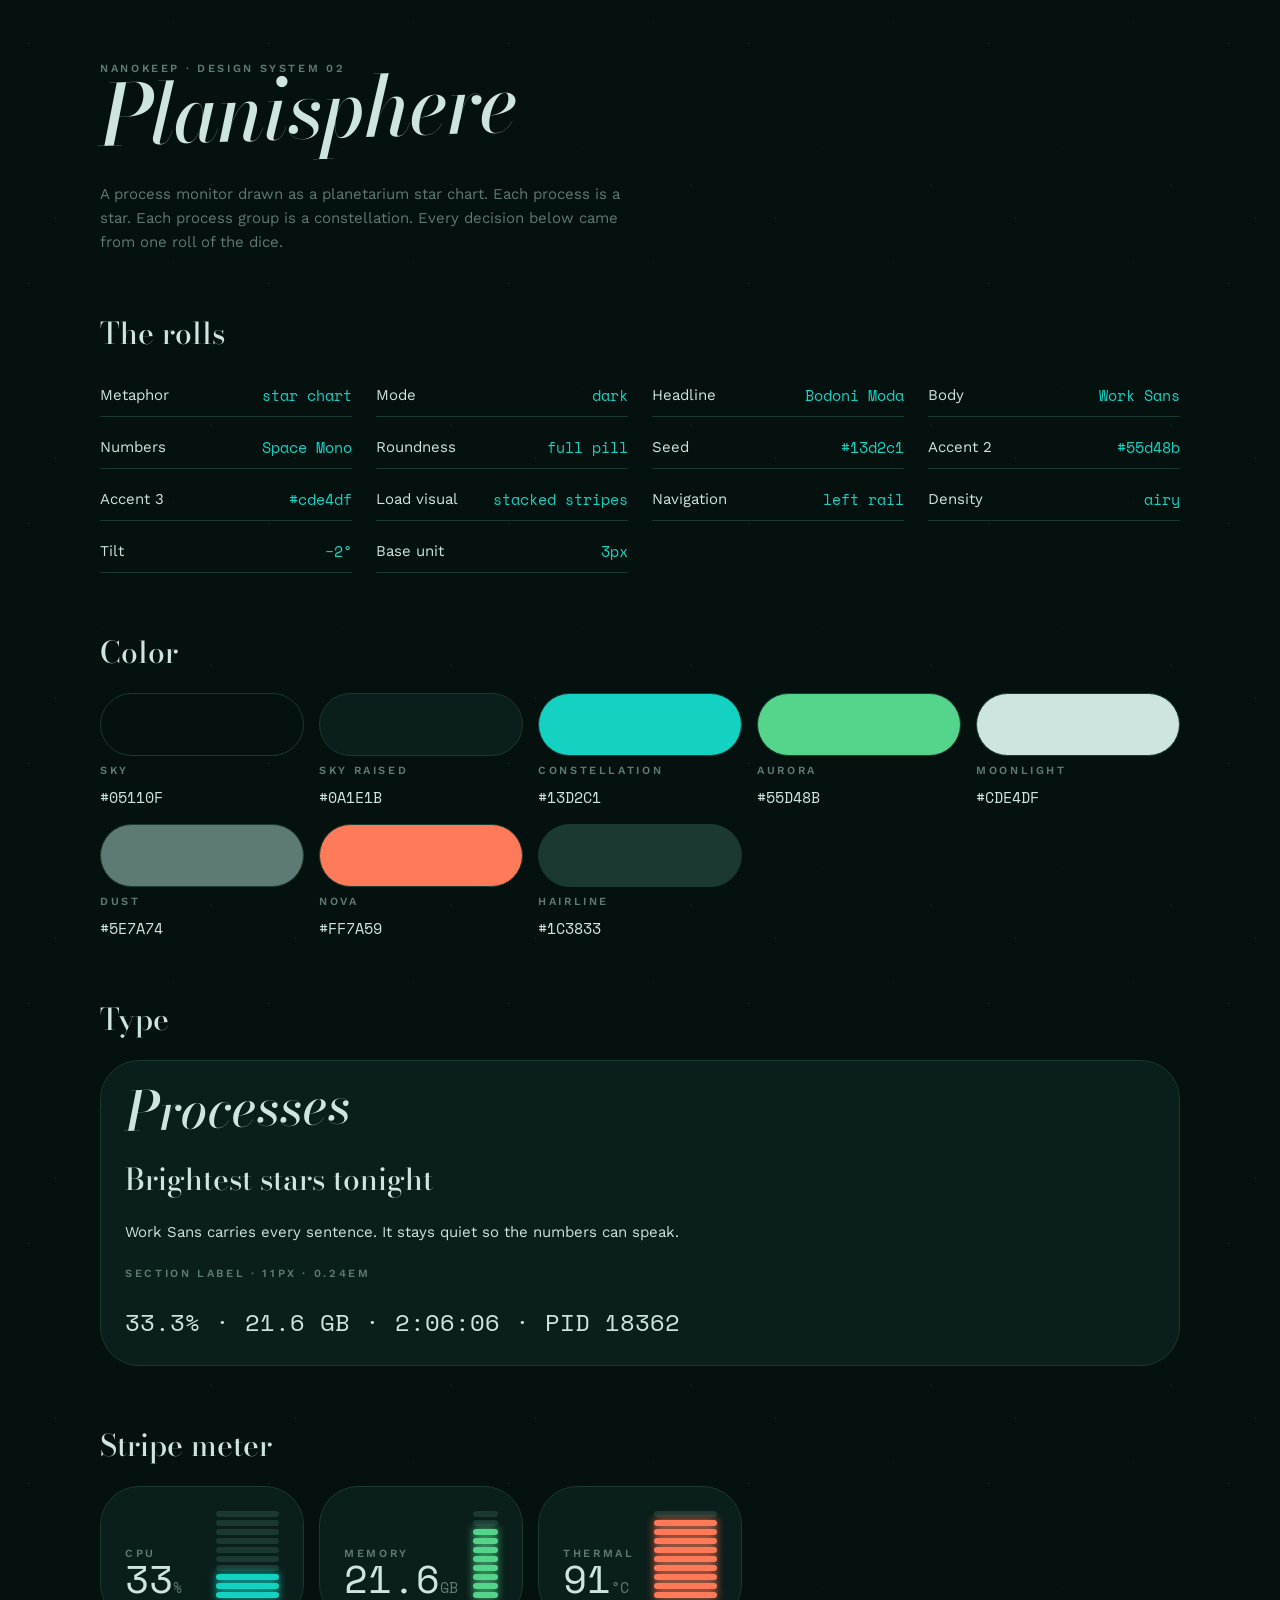
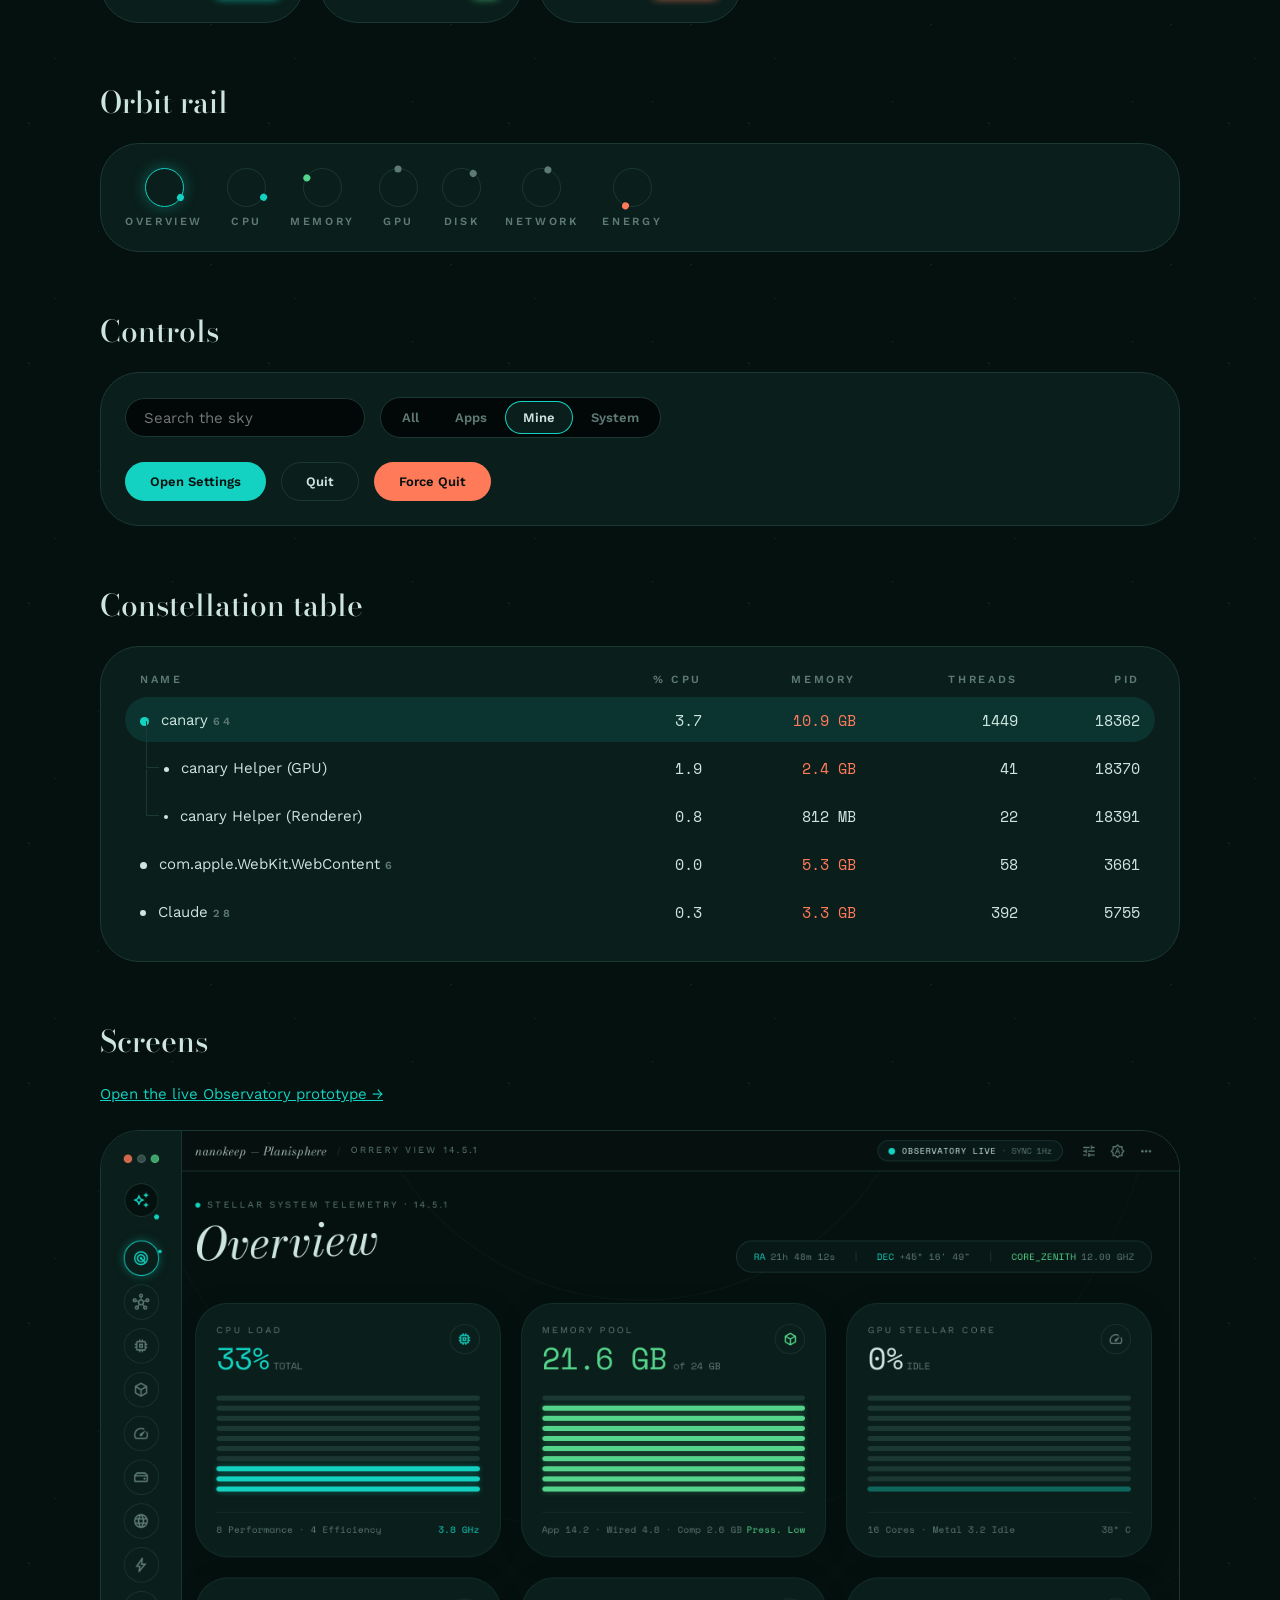
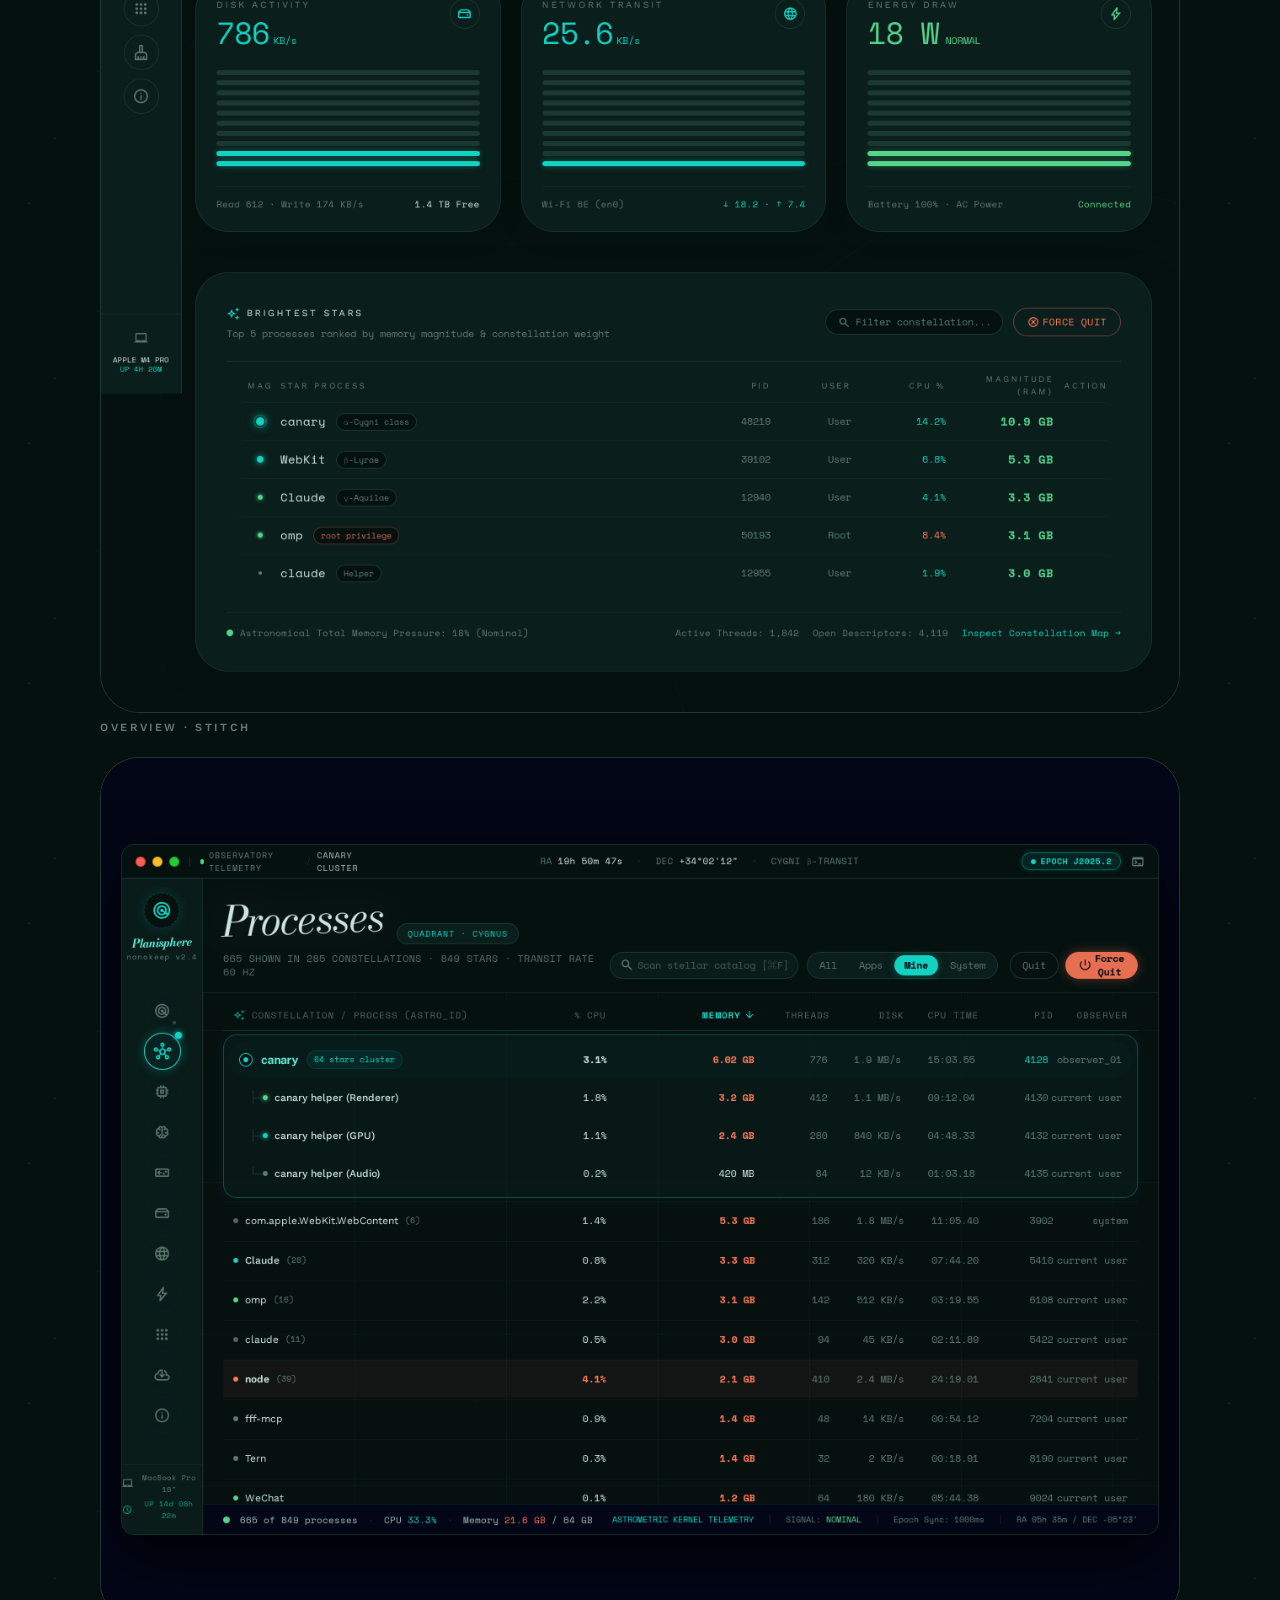
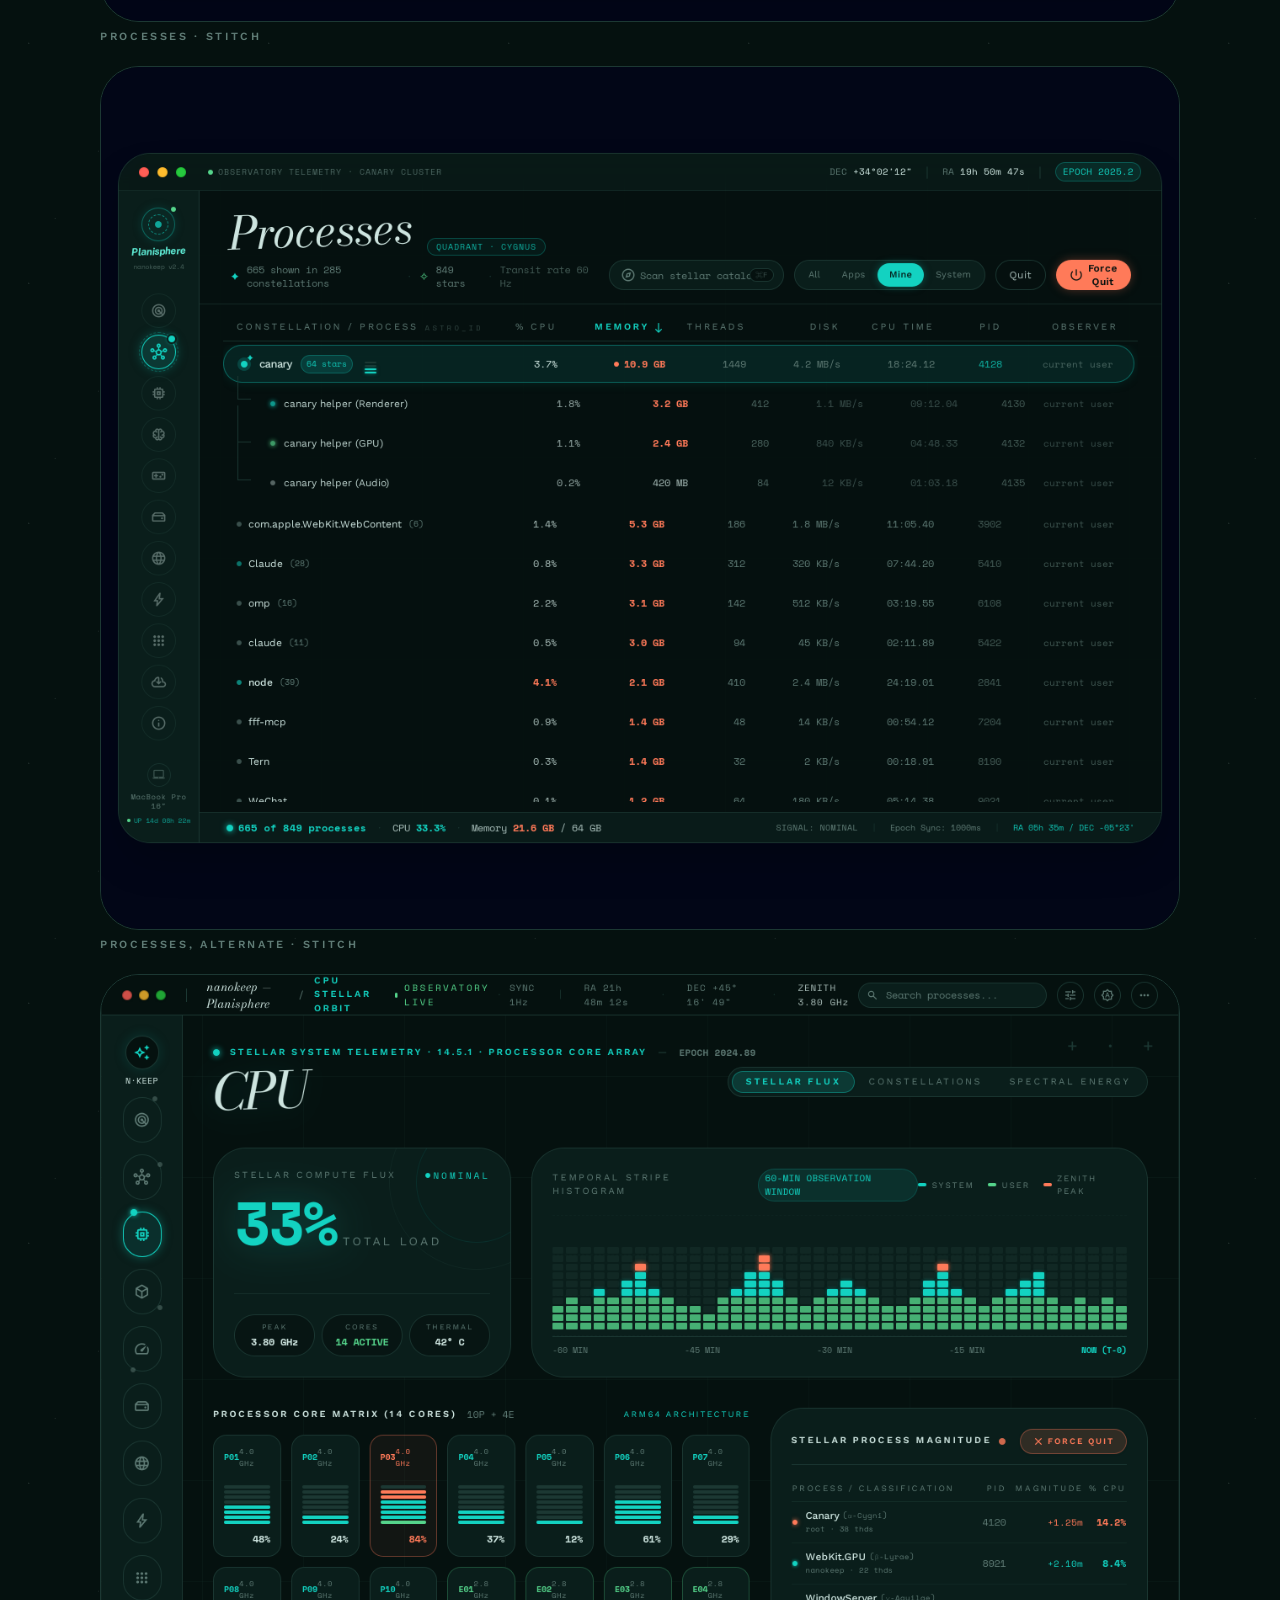
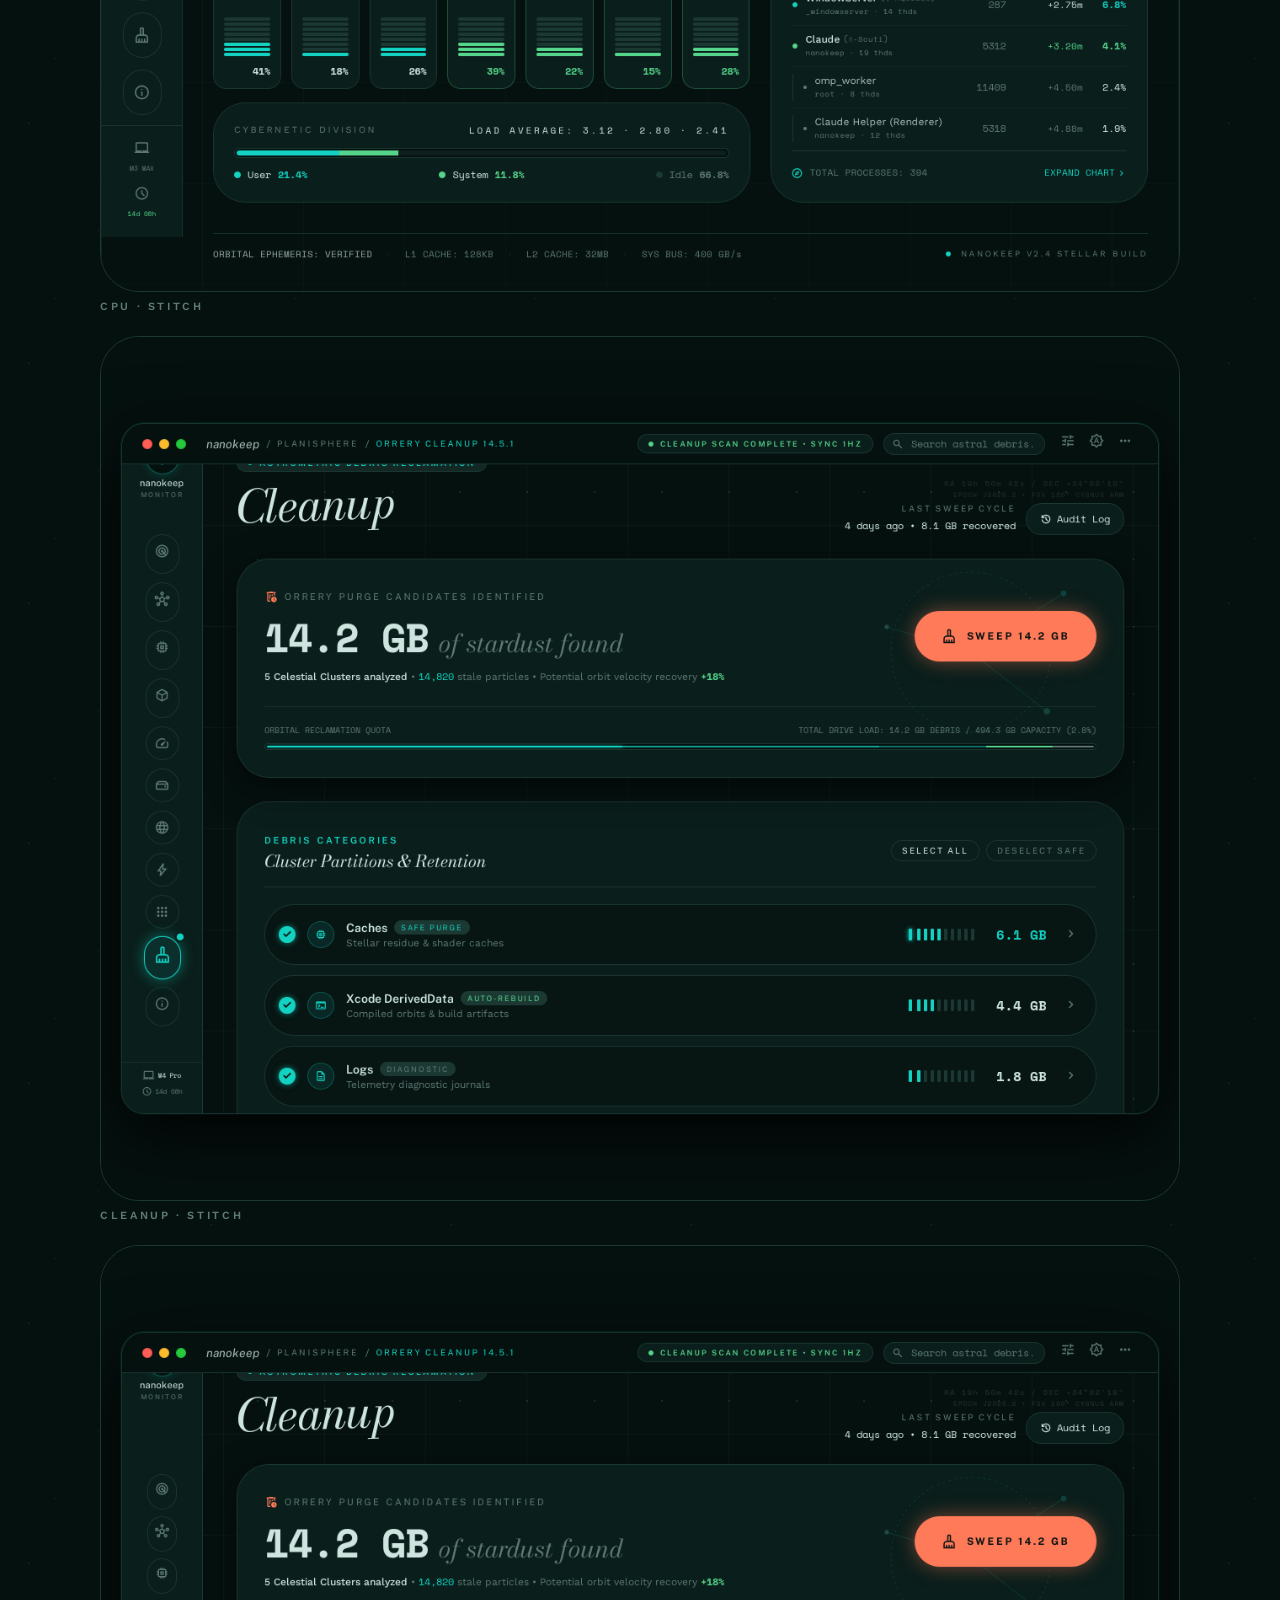
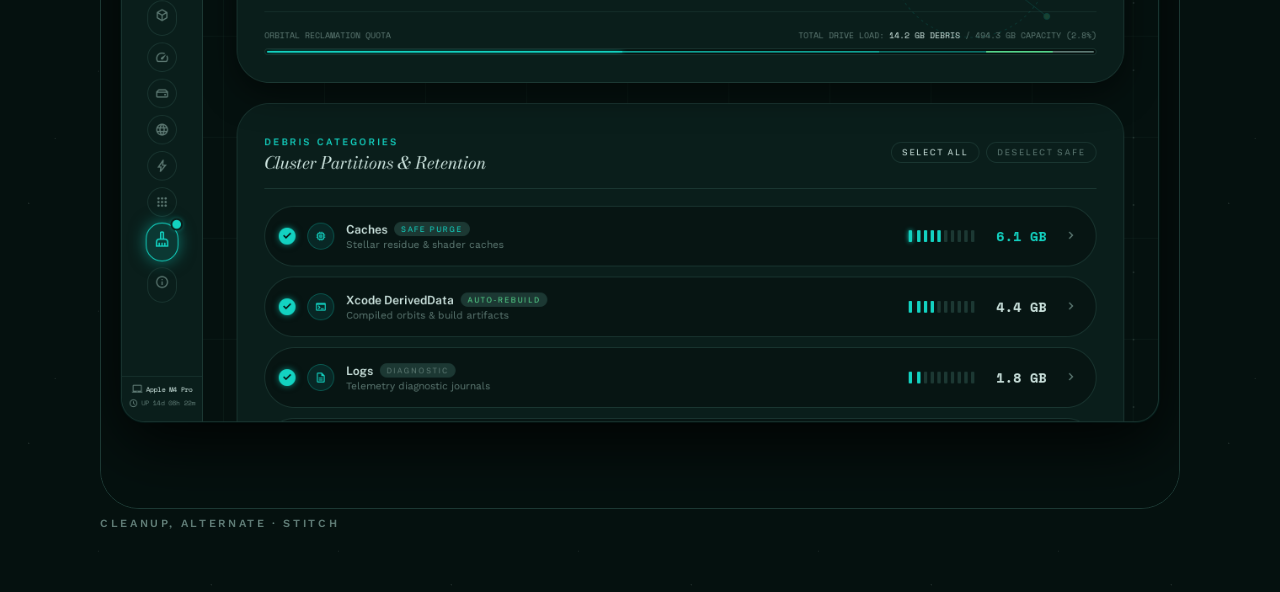
<file: design/systems/planisphere/index.html>
<!doctype html>
<html lang="en">
<head>
<meta charset="utf-8">
<meta name="viewport" content="width=device-width, initial-scale=1">
<title>Planisphere</title>
<link rel="preconnect" href="https://fonts.googleapis.com">
<link href="https://fonts.googleapis.com/css2?family=Bodoni+Moda:ital,opsz,wght@0,6..96,500;1,6..96,500&family=Space+Mono&family=Work+Sans:wght@400;600&display=swap" rel="stylesheet">
<style>
:root {
  --sky: #05110f;
  --sky-raised: #0a1e1b;
  --sky-deep: #020807;
  --constellation: #13d2c1;
  --aurora: #55d48b;
  --moonlight: #cde4df;
  --dust: #5e7a74;
  --nova: #ff7a59;
  --hairline: #1c3833;
  --u: 3px;
  --display: "Bodoni Moda", serif;
  --body: "Work Sans", sans-serif;
  --mono: "Space Mono", monospace;
}
* { box-sizing: border-box; margin: 0; }
body {
  background-color: var(--sky);
  background-image:
    radial-gradient(1px 1px at 12% 18%, rgb(205 228 223 / .2), transparent),
    radial-gradient(1px 1px at 72% 9%, rgb(205 228 223 / .15), transparent),
    radial-gradient(1px 1px at 41% 63%, rgb(205 228 223 / .1), transparent),
    radial-gradient(1px 1px at 88% 77%, rgb(205 228 223 / .18), transparent),
    radial-gradient(1px 1px at 23% 91%, rgb(205 228 223 / .12), transparent);
  background-size: 240px 240px;
  color: var(--moonlight);
  font: 400 15px/1.6 var(--body);
  padding: calc(var(--u) * 21) calc(var(--u) * 13);
}
main { max-width: 1080px; margin: 0 auto; display: grid; gap: calc(var(--u) * 21); }
h1 {
  font: italic 500 clamp(42px, 8vw, 84px)/1 var(--display);
  letter-spacing: -.02em;
  transform: rotate(-2deg);
  transform-origin: left;
}
h2 { font: 500 30px/1.1 var(--display); margin-bottom: calc(var(--u) * 8); }
.label {
  font: 600 11px/1 var(--body);
  letter-spacing: .24em;
  text-transform: uppercase;
  color: var(--dust);
}
.lede { color: var(--dust); max-width: 60ch; margin-top: calc(var(--u) * 8); }
.num { font-family: var(--mono); font-variant-numeric: tabular-nums; }
.card {
  background: var(--sky-raised);
  border: 1px solid var(--hairline);
  border-radius: 39px;
  padding: calc(var(--u) * 8);
}
.grid { display: grid; gap: calc(var(--u) * 5); grid-template-columns: repeat(auto-fill, minmax(180px, 1fr)); }
.swatch { display: grid; gap: calc(var(--u) * 3); }
.chip { height: 63px; border-radius: 9999px; border: 1px solid var(--hairline); }
.rolls { display: grid; grid-template-columns: repeat(auto-fill, minmax(220px, 1fr)); gap: calc(var(--u) * 3) calc(var(--u) * 8); }
.rolls div { display: flex; justify-content: space-between; border-bottom: 1px solid var(--hairline); padding: calc(var(--u) * 3) 0; gap: 12px; }
.rolls dd { font-family: var(--mono); color: var(--constellation); text-align: right; }

.meter { display: flex; flex-direction: column-reverse; gap: var(--u); width: 63px; }
.meter i { height: 6px; border-radius: 9999px; background: var(--hairline); }
.meter i.on { background: var(--c, var(--constellation)); box-shadow: 0 0 9px var(--c, var(--constellation)); }
.metric { display: flex; align-items: end; justify-content: space-between; gap: calc(var(--u) * 5); }
.metric .big { font: 400 39px/1 var(--mono); }
.metric .unit { color: var(--dust); font-size: 15px; }

.ring { width: 39px; height: 39px; border-radius: 50%; border: 1px solid var(--hairline); position: relative; }
.ring::after {
  content: ""; position: absolute; width: 7px; height: 7px; border-radius: 50%;
  background: var(--c, var(--dust)); top: 50%; left: 50%;
  transform: rotate(var(--a)) translateY(-19px) translate(-50%, -50%);
  transform-origin: 0 0;
}
.ring.active { border-color: var(--constellation); box-shadow: 0 0 15px rgb(19 210 193 / .35); }
.rail { display: flex; flex-wrap: wrap; gap: calc(var(--u) * 8); }
.rail figure { display: grid; justify-items: center; gap: calc(var(--u) * 3); }

.pill {
  display: inline-flex; align-items: center; height: 39px; padding: 0 calc(var(--u) * 8);
  border-radius: 9999px; border: 1px solid var(--hairline); background: transparent;
  color: var(--moonlight); font: 600 13px var(--body); cursor: pointer;
}
.pill.primary { background: var(--constellation); color: var(--sky); border-color: transparent; }
.pill.danger { background: var(--nova); color: var(--sky); border-color: transparent; }
.pill:focus-visible { outline: 2px solid var(--constellation); outline-offset: 3px; }
.seg { display: inline-flex; padding: var(--u); border-radius: 9999px; background: var(--sky-deep); border: 1px solid var(--hairline); }
.seg button { border: 0; background: none; color: var(--dust); font: 600 13px var(--body); height: 33px; padding: 0 calc(var(--u) * 6); border-radius: 9999px; cursor: pointer; }
.seg button[aria-pressed="true"] { background: var(--sky-raised); color: var(--moonlight); box-shadow: inset 0 0 0 1px var(--constellation); }
.row { display: flex; flex-wrap: wrap; gap: calc(var(--u) * 5); align-items: center; }
.search { height: 39px; border-radius: 9999px; border: 1px solid var(--hairline); background: var(--sky-deep); color: var(--moonlight); padding: 0 calc(var(--u) * 6); font: 15px var(--body); width: 240px; max-width: 100%; }

table { width: 100%; border-collapse: separate; border-spacing: 0 var(--u); }
th { text-align: left; padding: 0 calc(var(--u) * 5) calc(var(--u) * 3); }
td { height: 45px; padding: 0 calc(var(--u) * 5); }
td.n, th.n { text-align: right; }
tr.sel td { background: rgb(19 210 193 / .12); }
tr.sel td:first-child { border-radius: 9999px 0 0 9999px; }
tr.sel td:last-child { border-radius: 0 9999px 9999px 0; }
.star { display: inline-block; border-radius: 50%; background: var(--moonlight); margin-right: 12px; vertical-align: middle; }
.child td:first-child { padding-left: 39px; position: relative; }
.child td:first-child::before { content: ""; position: absolute; left: 21px; top: -24px; bottom: 50%; width: 12px; border-left: 1px solid var(--hairline); border-bottom: 1px solid var(--hairline); }
.hot { color: var(--nova); }
.table-wrap { overflow-x: auto; }
.screens { display: grid; gap: calc(var(--u) * 8); }
.screens img { width: 100%; border-radius: 39px; border: 1px solid var(--hairline); display: block; }
.screens figcaption { margin-top: calc(var(--u) * 3); }
</style>
</head>
<body>
<main>
  <header>
    <p class="label">nanokeep · design system 02</p>
    <h1>Planisphere</h1>
    <p class="lede">A process monitor drawn as a planetarium star chart. Each process is a star. Each process group is a constellation. Every decision below came from one roll of the dice.</p>
  </header>

  <section>
    <h2>The rolls</h2>
    <dl class="rolls">
      <div><dt>Metaphor</dt><dd>star chart</dd></div>
      <div><dt>Mode</dt><dd>dark</dd></div>
      <div><dt>Headline</dt><dd>Bodoni Moda</dd></div>
      <div><dt>Body</dt><dd>Work Sans</dd></div>
      <div><dt>Numbers</dt><dd>Space Mono</dd></div>
      <div><dt>Roundness</dt><dd>full pill</dd></div>
      <div><dt>Seed</dt><dd>#13d2c1</dd></div>
      <div><dt>Accent 2</dt><dd>#55d48b</dd></div>
      <div><dt>Accent 3</dt><dd>#cde4df</dd></div>
      <div><dt>Load visual</dt><dd>stacked stripes</dd></div>
      <div><dt>Navigation</dt><dd>left rail</dd></div>
      <div><dt>Density</dt><dd>airy</dd></div>
      <div><dt>Tilt</dt><dd>−2°</dd></div>
      <div><dt>Base unit</dt><dd>3px</dd></div>
    </dl>
  </section>

  <section>
    <h2>Color</h2>
    <div class="grid">
      <div class="swatch"><div class="chip" style="background:var(--sky)"></div><span class="label">Sky</span><span class="num">#05110F</span></div>
      <div class="swatch"><div class="chip" style="background:var(--sky-raised)"></div><span class="label">Sky raised</span><span class="num">#0A1E1B</span></div>
      <div class="swatch"><div class="chip" style="background:var(--constellation)"></div><span class="label">Constellation</span><span class="num">#13D2C1</span></div>
      <div class="swatch"><div class="chip" style="background:var(--aurora)"></div><span class="label">Aurora</span><span class="num">#55D48B</span></div>
      <div class="swatch"><div class="chip" style="background:var(--moonlight)"></div><span class="label">Moonlight</span><span class="num">#CDE4DF</span></div>
      <div class="swatch"><div class="chip" style="background:var(--dust)"></div><span class="label">Dust</span><span class="num">#5E7A74</span></div>
      <div class="swatch"><div class="chip" style="background:var(--nova)"></div><span class="label">Nova</span><span class="num">#FF7A59</span></div>
      <div class="swatch"><div class="chip" style="background:var(--hairline)"></div><span class="label">Hairline</span><span class="num">#1C3833</span></div>
    </div>
  </section>

  <section>
    <h2>Type</h2>
    <div class="card" style="display:grid;gap:24px">
      <p style="font:italic 500 54px/1 var(--display);transform:rotate(-2deg);transform-origin:left">Processes</p>
      <p style="font:500 30px/1.1 var(--display)">Brightest stars tonight</p>
      <p>Work Sans carries every sentence. It stays quiet so the numbers can speak.</p>
      <p class="label">Section label · 11px · 0.24em</p>
      <p class="num" style="font-size:24px">33.3% · 21.6 GB · 2:06:06 · PID 18362</p>
    </div>
  </section>

  <section>
    <h2>Stripe meter</h2>
    <div class="grid">
      <div class="card metric" style="--c:var(--constellation)">
        <div><p class="label">CPU</p><p class="big">33<span class="unit">%</span></p></div>
        <div class="meter"><i class="on"></i><i class="on"></i><i class="on"></i><i></i><i></i><i></i><i></i><i></i><i></i><i></i></div>
      </div>
      <div class="card metric" style="--c:var(--aurora)">
        <div><p class="label">Memory</p><p class="big">21.6<span class="unit">GB</span></p></div>
        <div class="meter"><i class="on"></i><i class="on"></i><i class="on"></i><i class="on"></i><i class="on"></i><i class="on"></i><i class="on"></i><i class="on"></i><i></i><i></i></div>
      </div>
      <div class="card metric" style="--c:var(--nova)">
        <div><p class="label">Thermal</p><p class="big">91<span class="unit">°C</span></p></div>
        <div class="meter"><i class="on"></i><i class="on"></i><i class="on"></i><i class="on"></i><i class="on"></i><i class="on"></i><i class="on"></i><i class="on"></i><i class="on"></i><i></i></div>
      </div>
    </div>
  </section>

  <section>
    <h2>Orbit rail</h2>
    <div class="card rail">
      <figure><div class="ring active" style="--a:120deg;--c:var(--constellation)"></div><figcaption class="label">Overview</figcaption></figure>
      <figure><div class="ring" style="--a:119deg;--c:var(--constellation)"></div><figcaption class="label">CPU</figcaption></figure>
      <figure><div class="ring" style="--a:302deg;--c:var(--aurora)"></div><figcaption class="label">Memory</figcaption></figure>
      <figure><div class="ring" style="--a:0deg"></div><figcaption class="label">GPU</figcaption></figure>
      <figure><div class="ring" style="--a:40deg"></div><figcaption class="label">Disk</figcaption></figure>
      <figure><div class="ring" style="--a:18deg"></div><figcaption class="label">Network</figcaption></figure>
      <figure><div class="ring" style="--a:200deg;--c:var(--nova)"></div><figcaption class="label">Energy</figcaption></figure>
    </div>
  </section>

  <section>
    <h2>Controls</h2>
    <div class="card" style="display:grid;gap:24px">
      <div class="row">
        <input class="search" placeholder="Search the sky" aria-label="Search processes">
        <div class="seg" role="group" aria-label="Filter">
          <button aria-pressed="false">All</button><button aria-pressed="false">Apps</button><button aria-pressed="true">Mine</button><button aria-pressed="false">System</button>
        </div>
      </div>
      <div class="row">
        <button class="pill primary">Open Settings</button>
        <button class="pill">Quit</button>
        <button class="pill danger">Force Quit</button>
      </div>
    </div>
  </section>

  <section>
    <h2>Constellation table</h2>
    <div class="card table-wrap">
      <table>
        <thead><tr><th class="label">Name</th><th class="label n">% CPU</th><th class="label n">Memory</th><th class="label n">Threads</th><th class="label n">PID</th></tr></thead>
        <tbody>
          <tr class="sel"><td><span class="star" style="width:9px;height:9px;background:var(--constellation)"></span>canary <span class="label">64</span></td><td class="n num">3.7</td><td class="n num hot">10.9 GB</td><td class="n num">1449</td><td class="n num">18362</td></tr>
          <tr class="child"><td><span class="star" style="width:5px;height:5px"></span>canary Helper (GPU)</td><td class="n num">1.9</td><td class="n num hot">2.4 GB</td><td class="n num">41</td><td class="n num">18370</td></tr>
          <tr class="child"><td><span class="star" style="width:4px;height:4px"></span>canary Helper (Renderer)</td><td class="n num">0.8</td><td class="n num">812 MB</td><td class="n num">22</td><td class="n num">18391</td></tr>
          <tr><td><span class="star" style="width:7px;height:7px"></span>com.apple.WebKit.WebContent <span class="label">6</span></td><td class="n num">0.0</td><td class="n num hot">5.3 GB</td><td class="n num">58</td><td class="n num">3661</td></tr>
          <tr><td><span class="star" style="width:6px;height:6px"></span>Claude <span class="label">28</span></td><td class="n num">0.3</td><td class="n num hot">3.3 GB</td><td class="n num">392</td><td class="n num">5755</td></tr>
        </tbody>
      </table>
    </div>
  </section>

  <section>
    <h2>Screens</h2>
    <p class="lede" style="margin:0 0 24px"><a href="observatory.html" style="color:var(--constellation)">Open the live Observatory prototype →</a></p>
    <div class="screens" id="screens">
      <figure><img src="stitch/overview.png" alt="Overview screen"><figcaption class="label">Overview · Stitch</figcaption></figure>
      <figure><img src="stitch/processes-b.png" alt="Processes screen with constellation groups"><figcaption class="label">Processes · Stitch</figcaption></figure>
      <figure><img src="stitch/processes-a.png" alt="Processes screen, alternate"><figcaption class="label">Processes, alternate · Stitch</figcaption></figure>
      <figure><img src="stitch/cpu.png" alt="CPU screen"><figcaption class="label">CPU · Stitch</figcaption></figure>
      <figure><img src="stitch/cleanup-a.png" alt="Cleanup screen"><figcaption class="label">Cleanup · Stitch</figcaption></figure>
      <figure><img src="stitch/cleanup-b.png" alt="Cleanup screen, alternate"><figcaption class="label">Cleanup, alternate · Stitch</figcaption></figure>
    </div>
  </section>
</main>
</body>
</html>
</file>
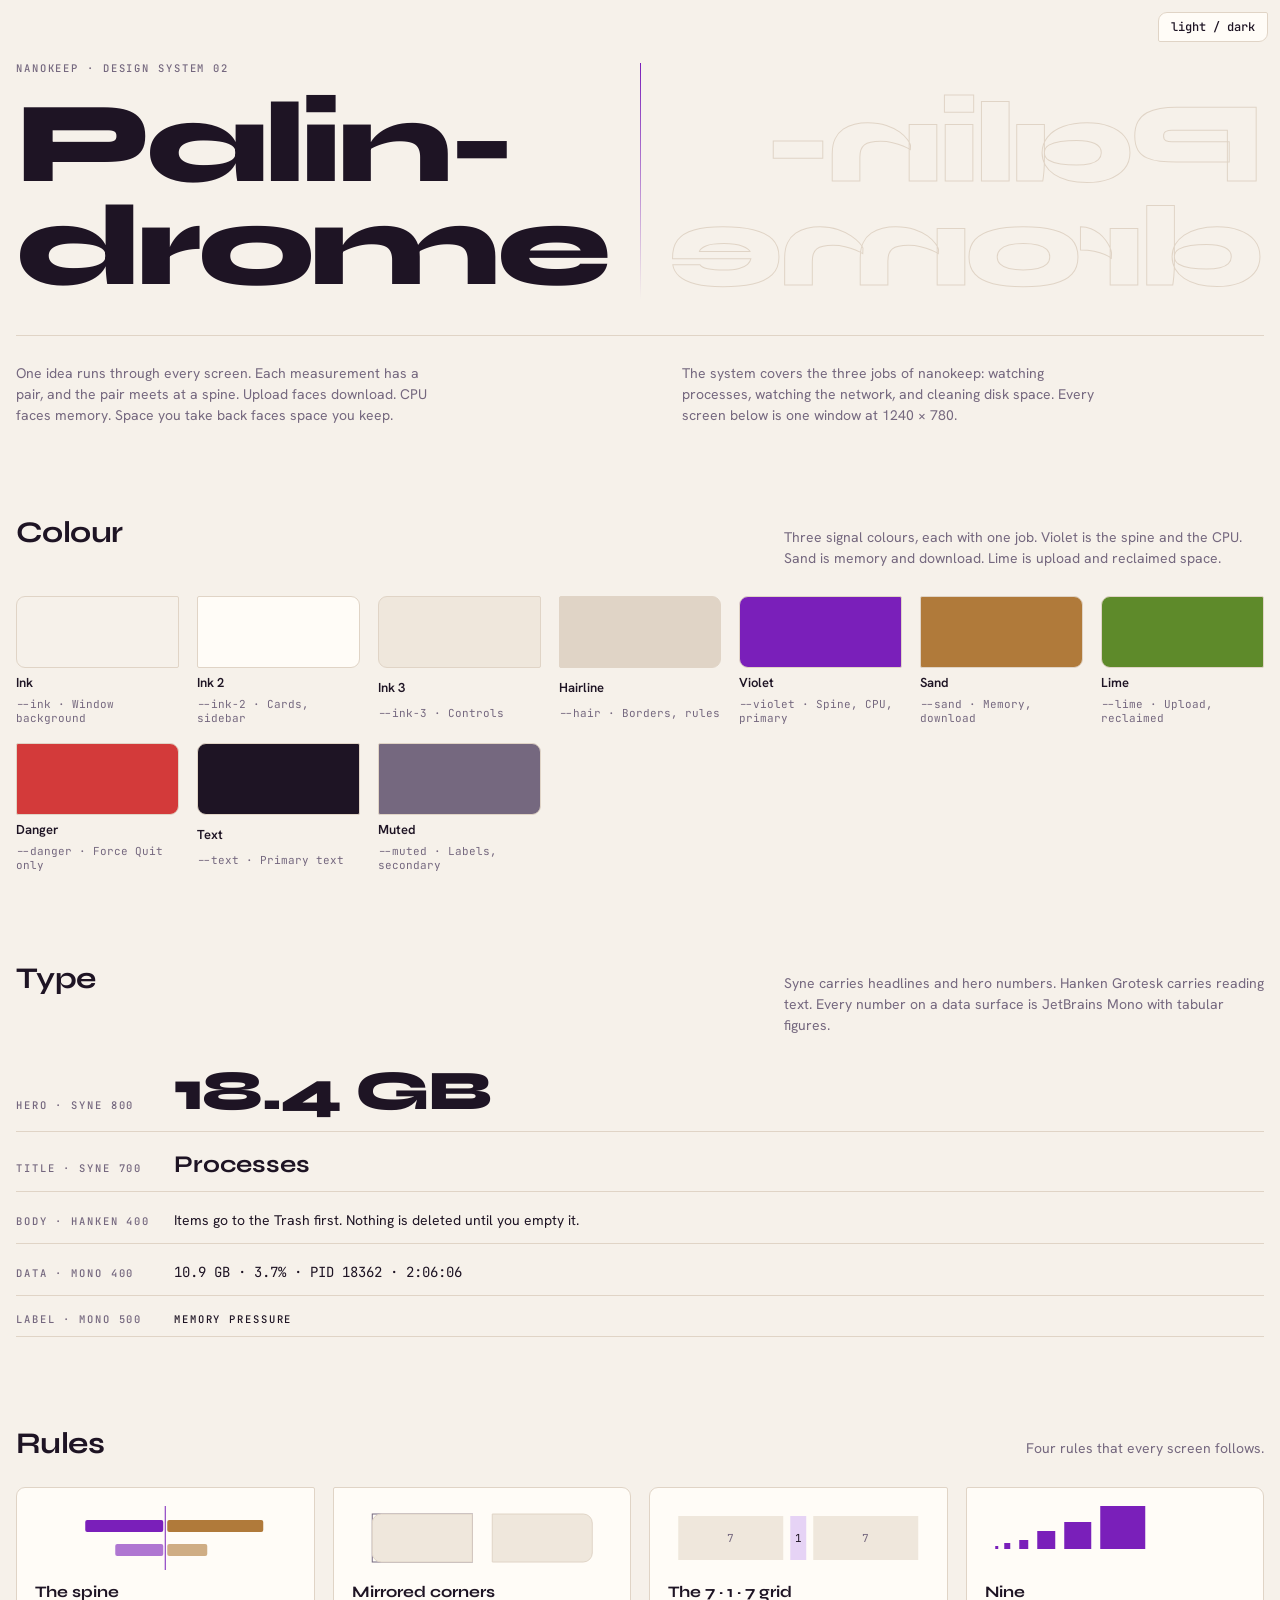
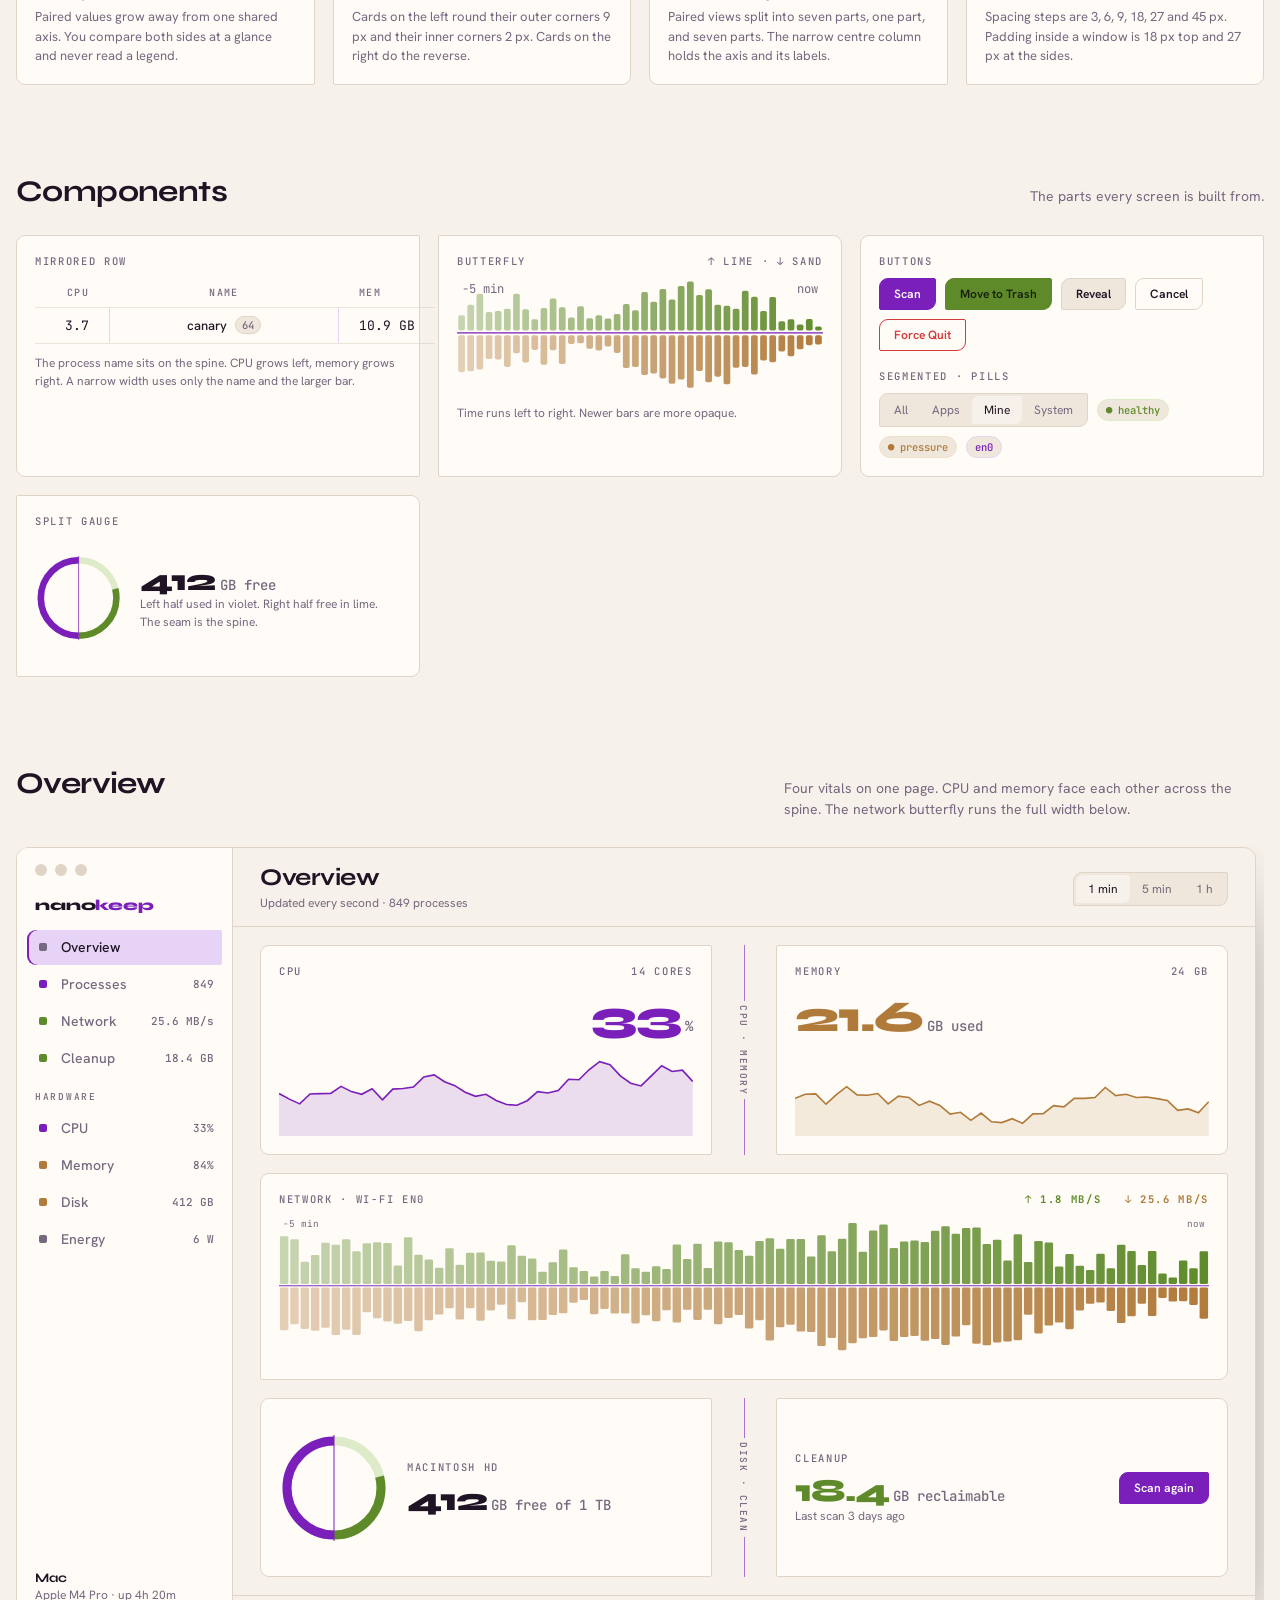
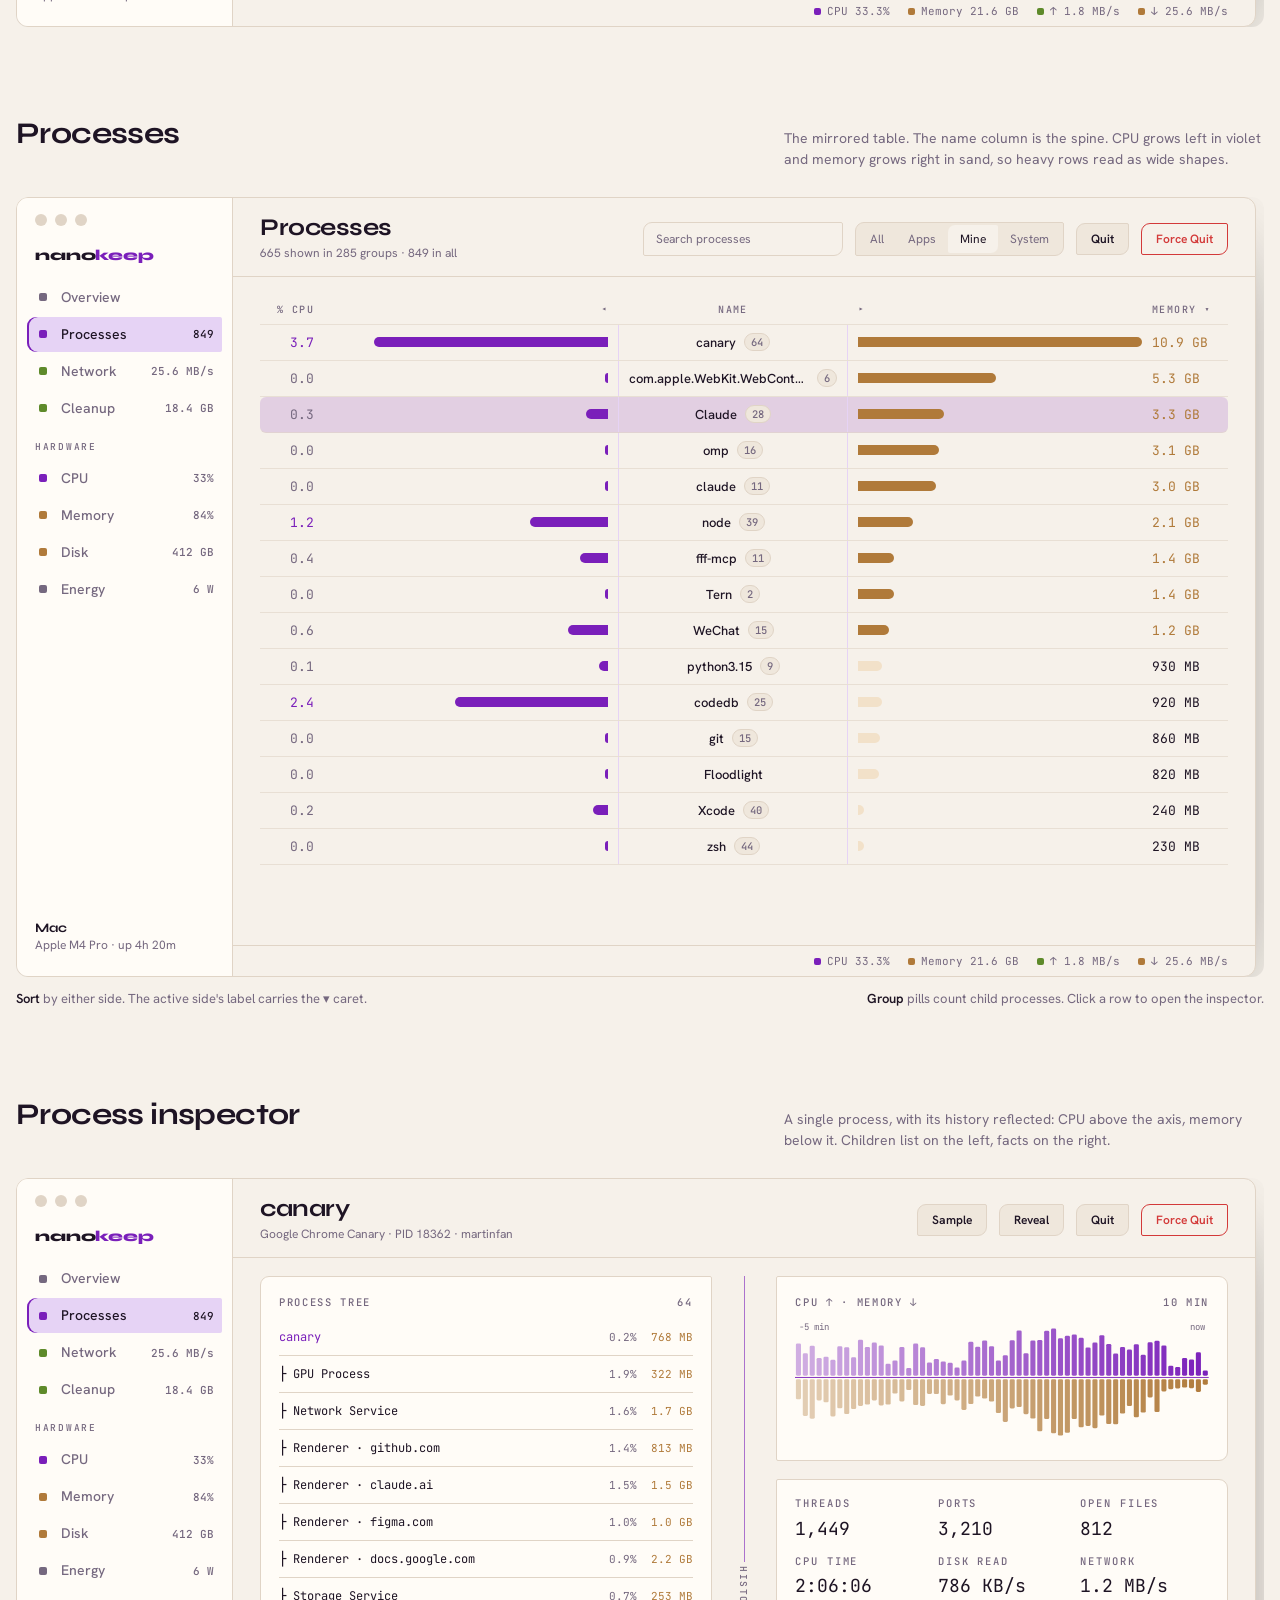
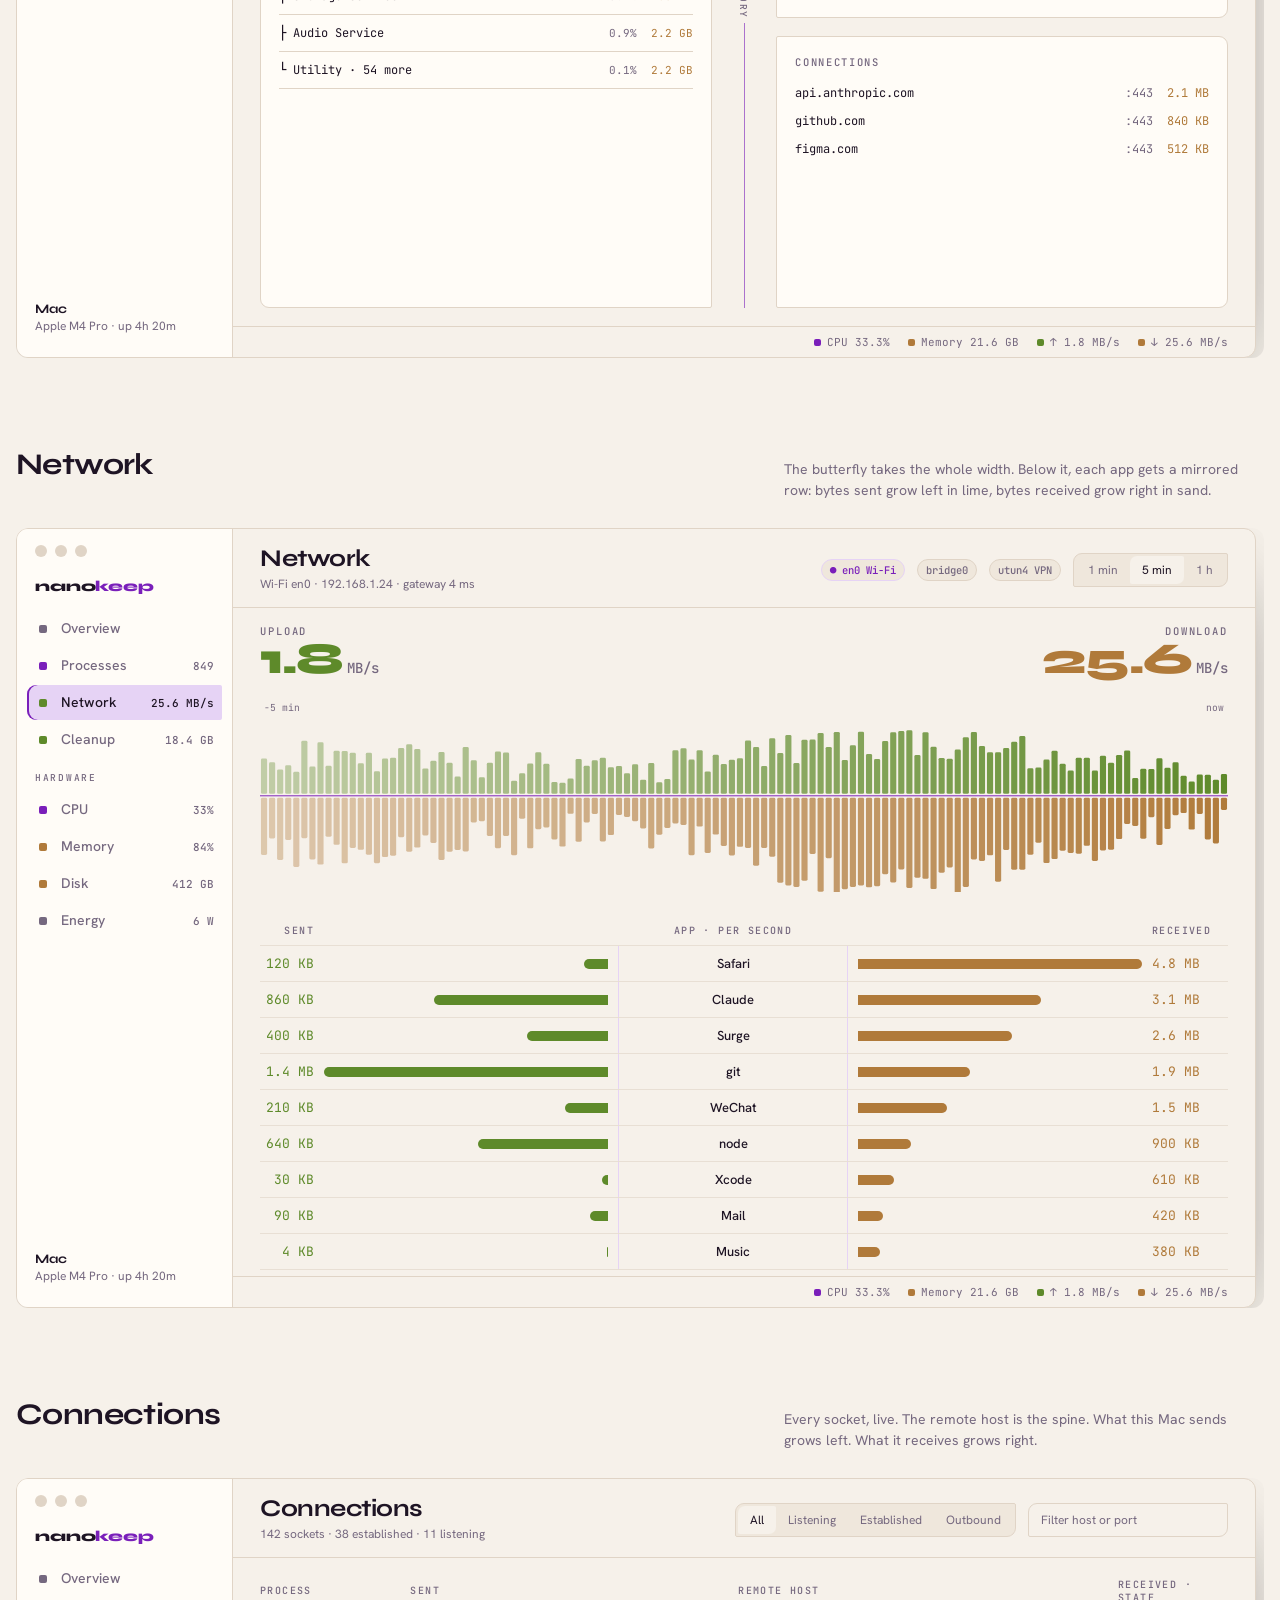
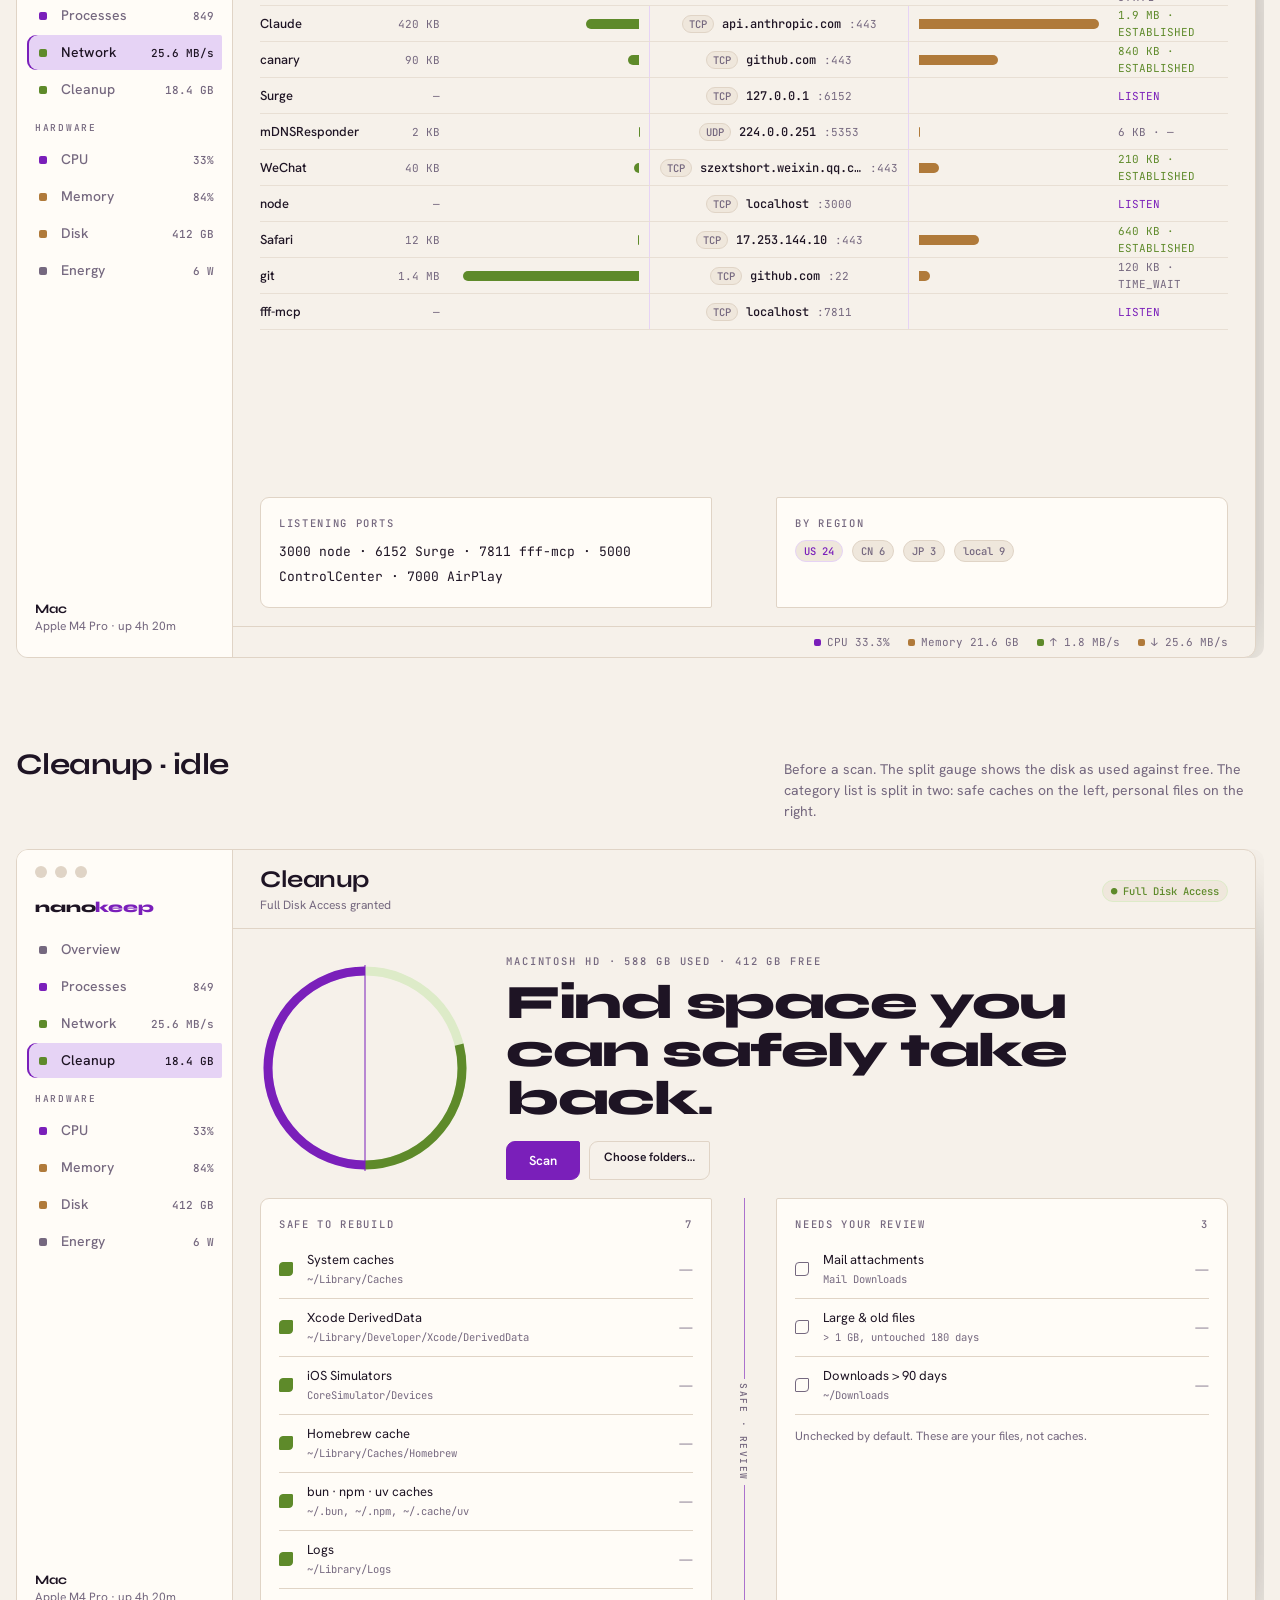
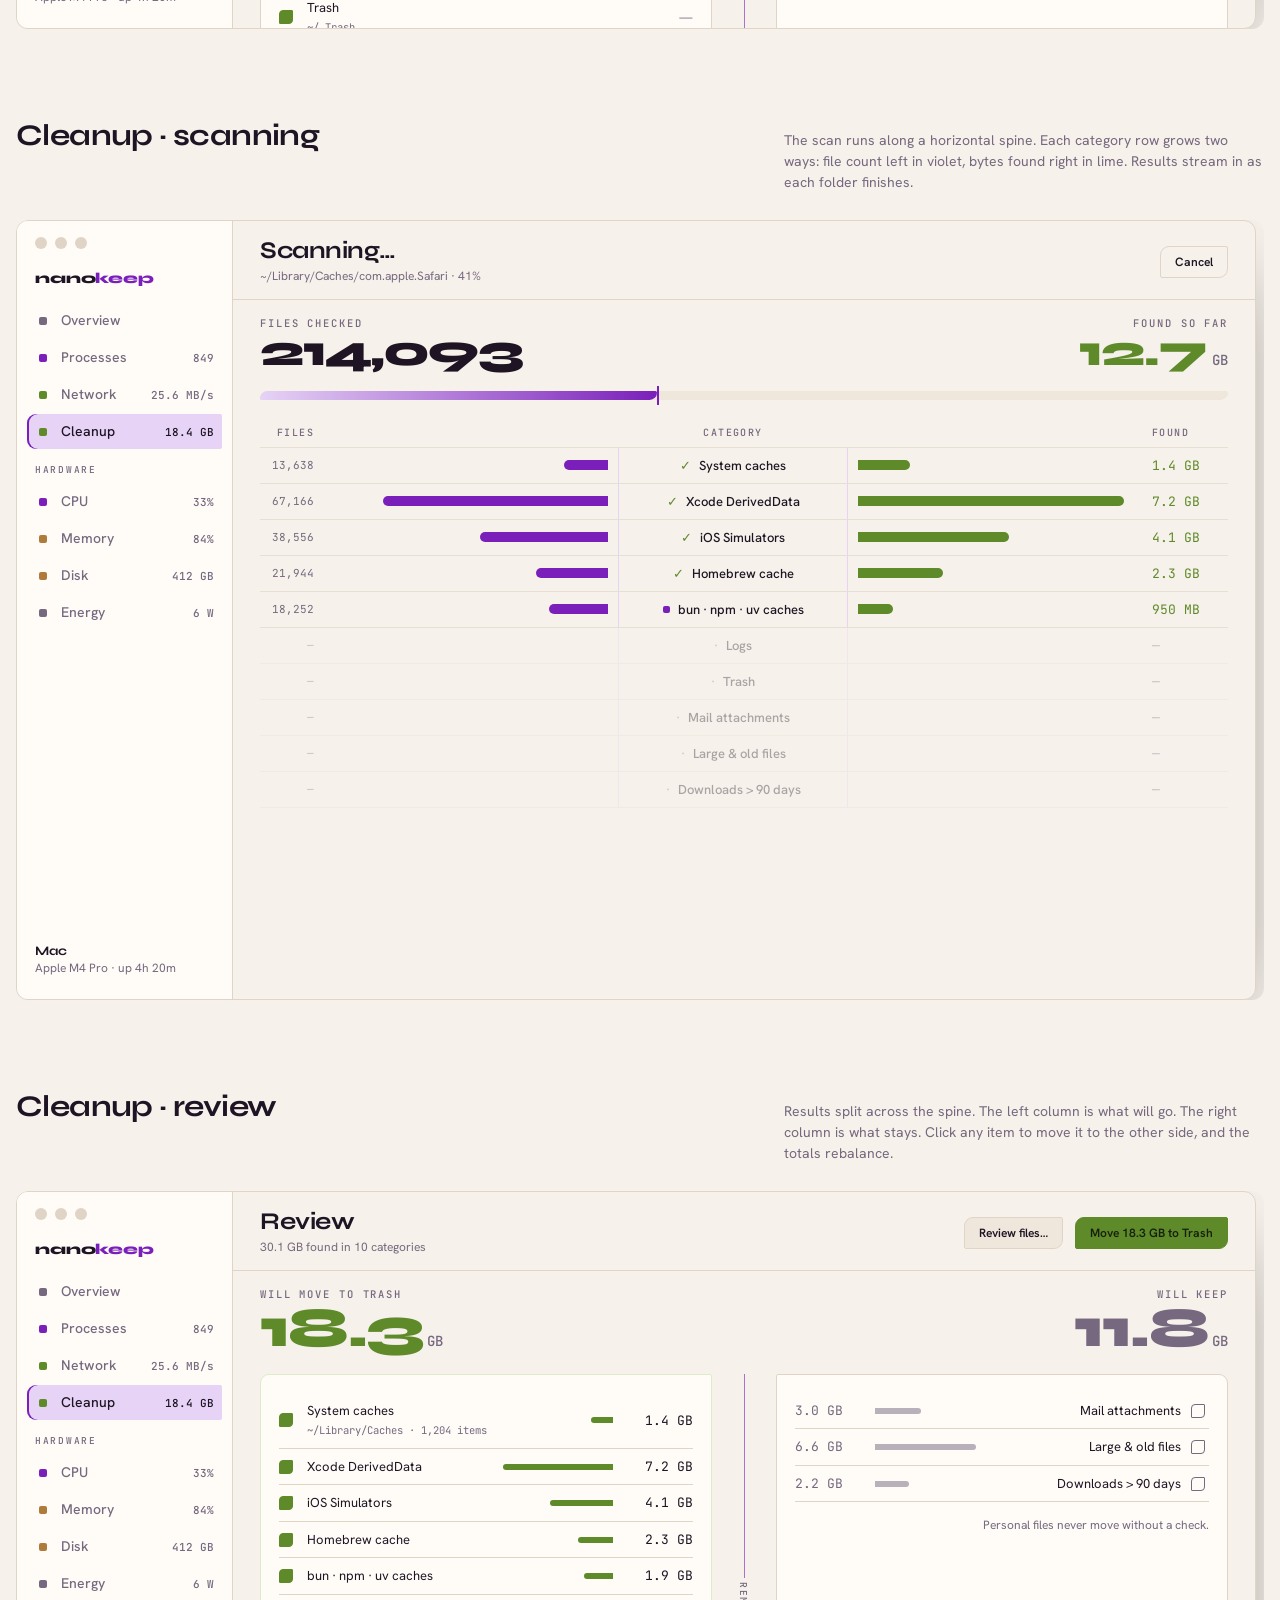
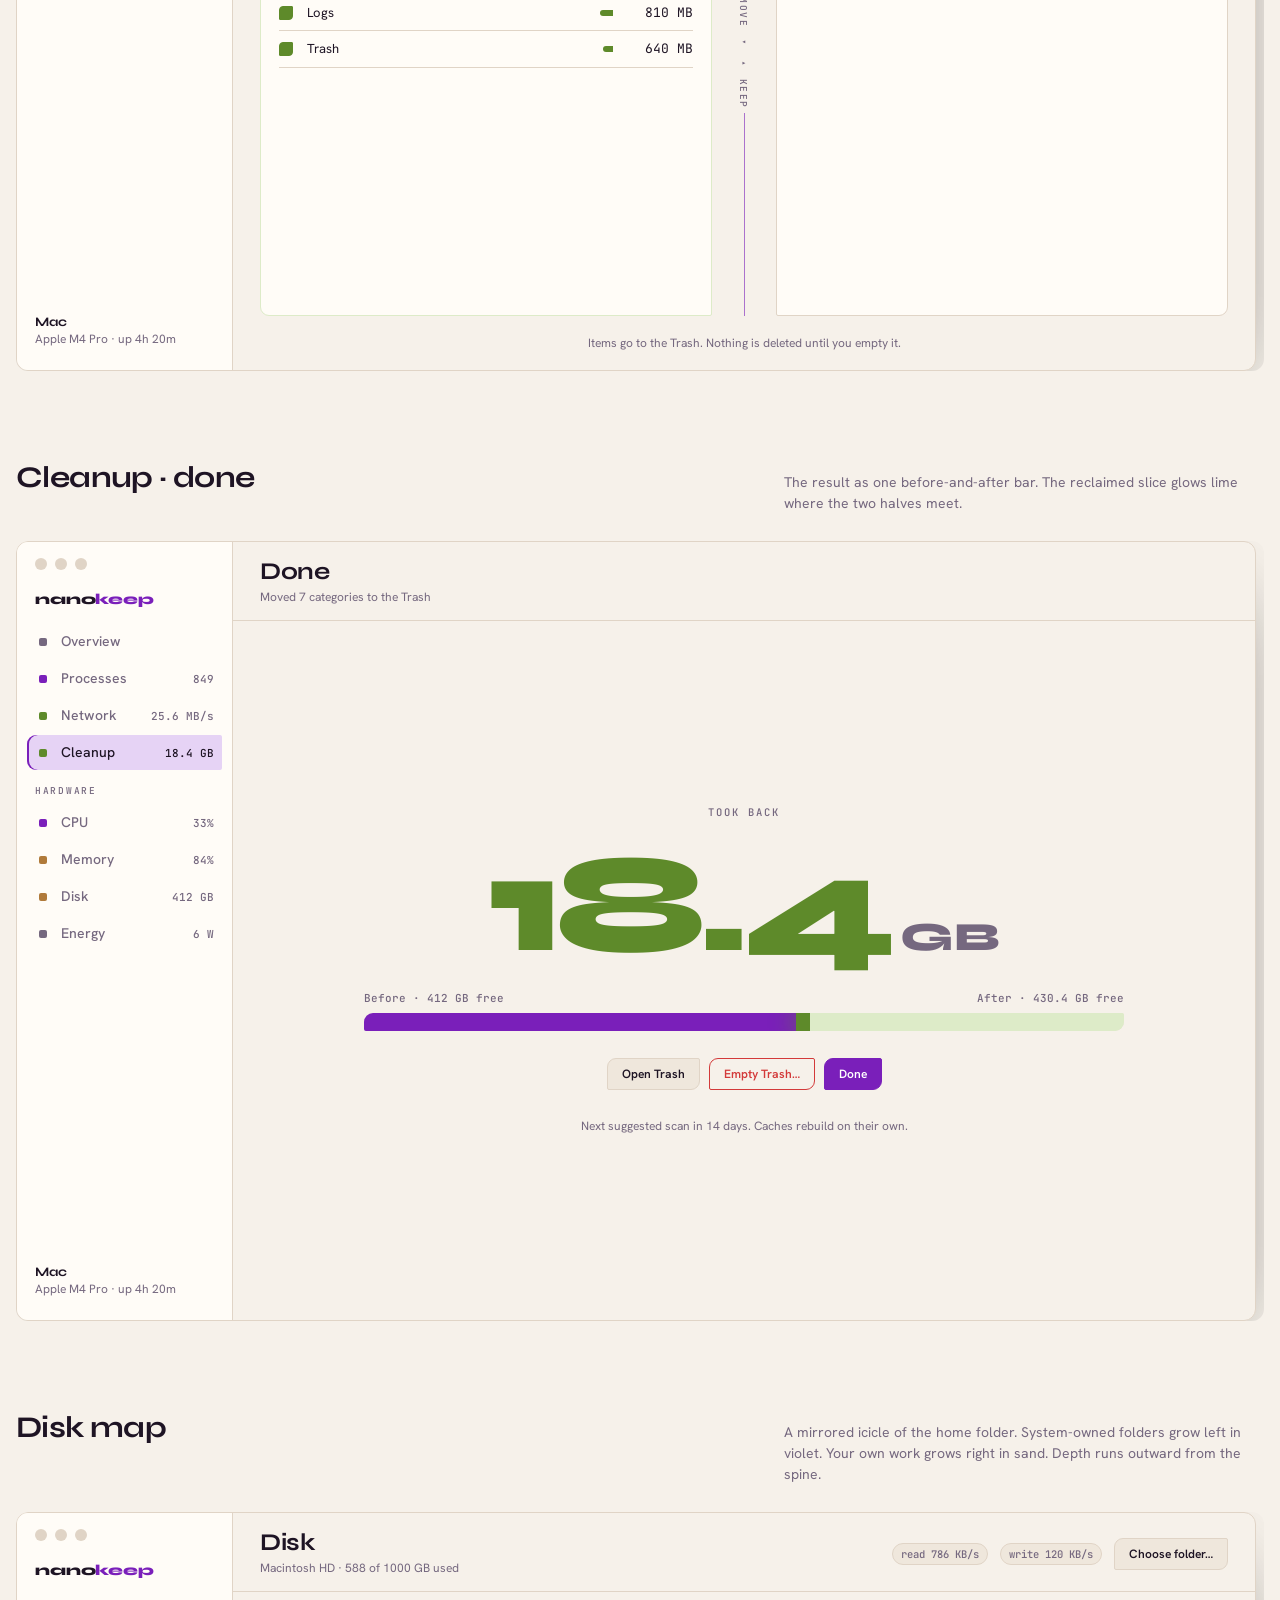
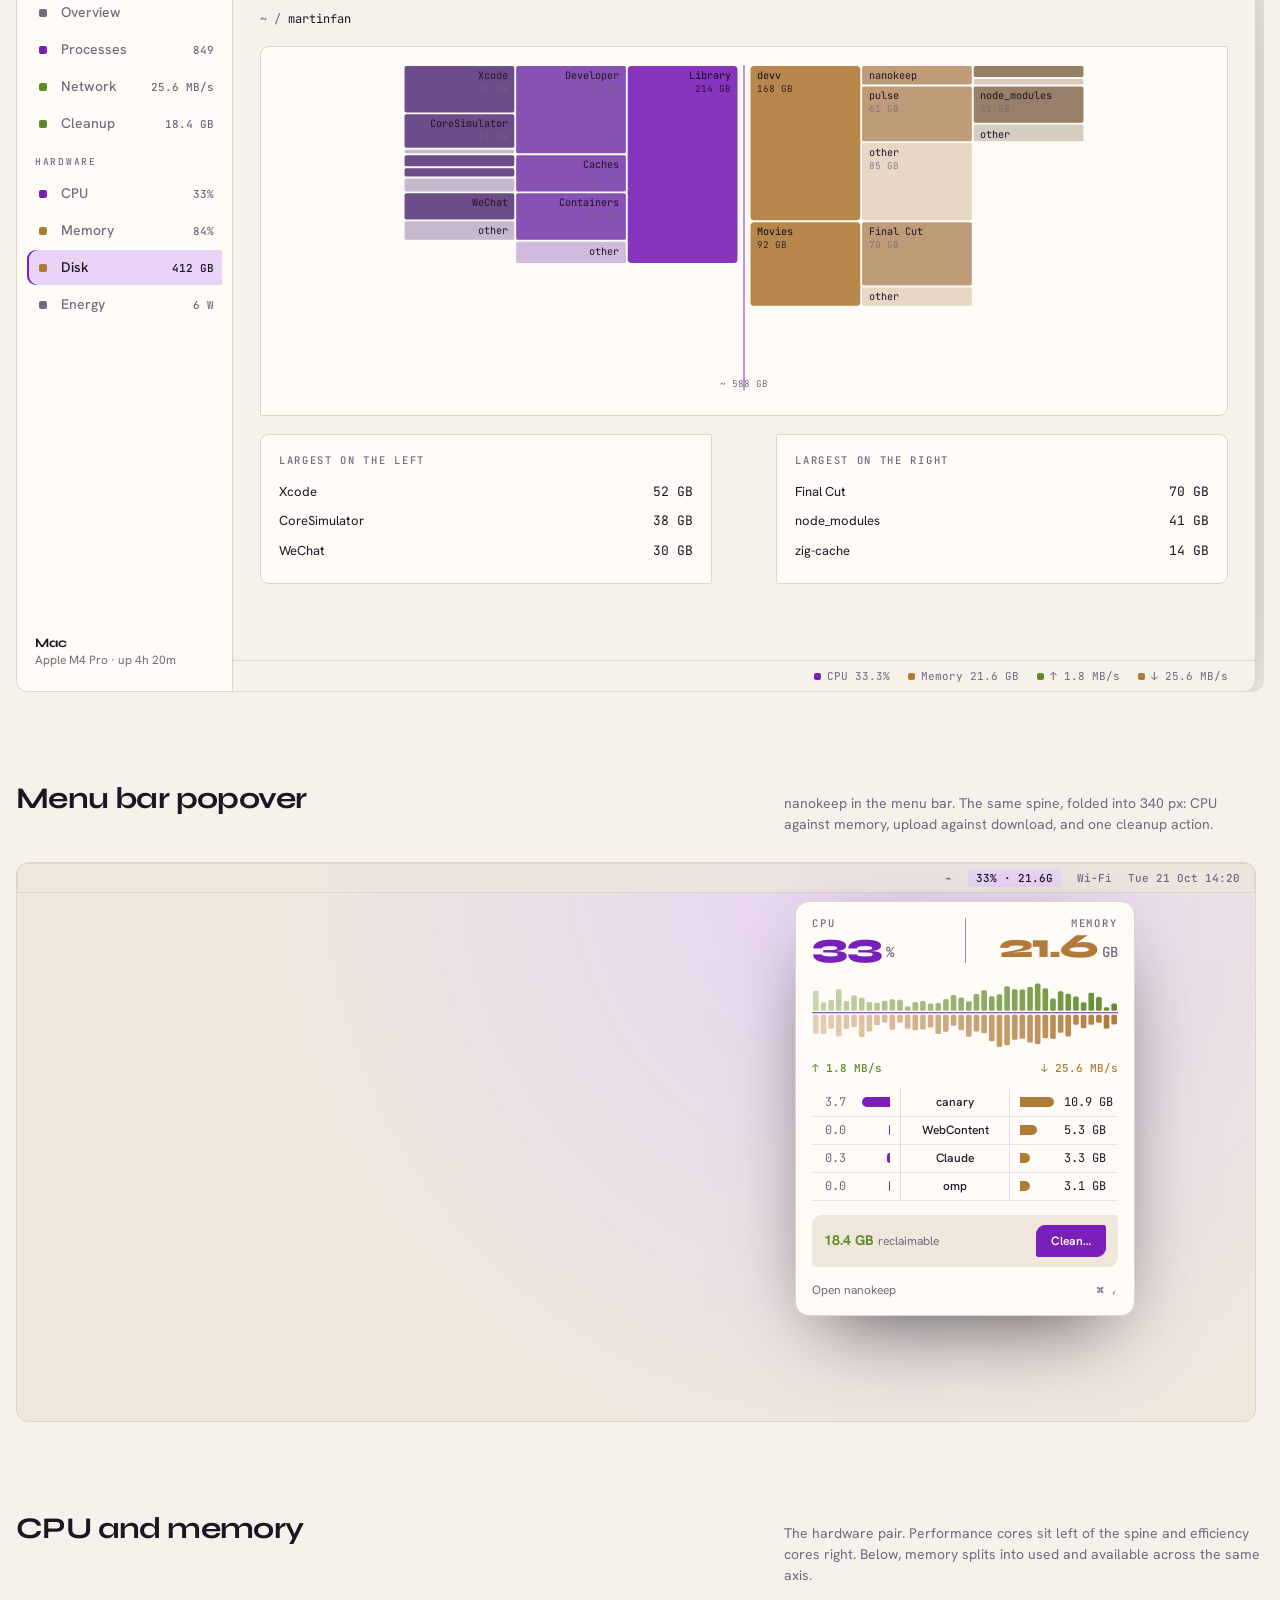
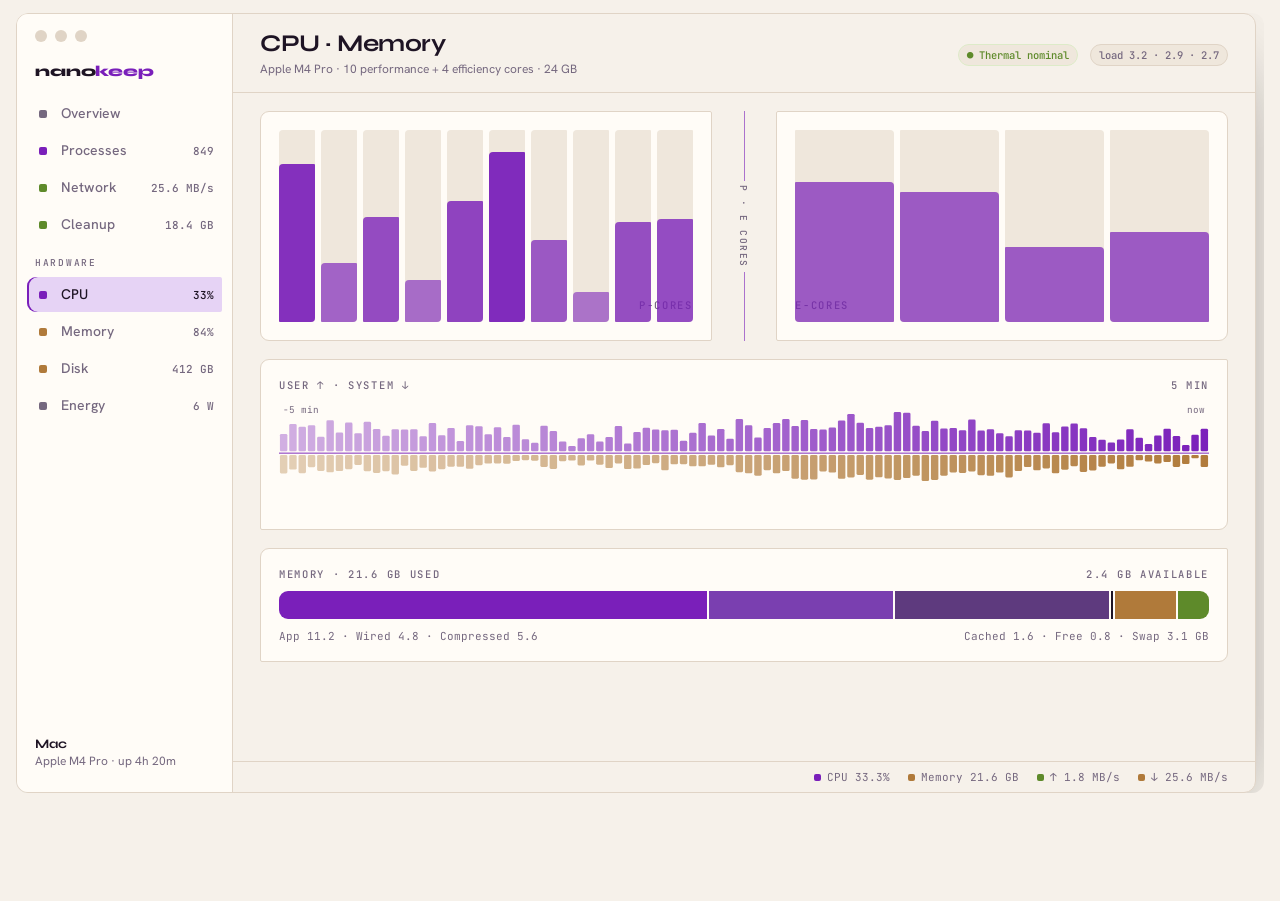
<file: design/systems/palindrome/expressive.html>
<!doctype html>
<html lang="en">
<head>
<meta charset="utf-8">
<meta name="viewport" content="width=device-width, initial-scale=1">
<title>Palindrome</title>
<link rel="preconnect" href="https://fonts.googleapis.com">
<link href="https://fonts.googleapis.com/css2?family=Syne:wght@500;700;800&family=Hanken+Grotesk:wght@400;500;600&family=JetBrains+Mono:wght@400;500&display=swap" rel="stylesheet">
<style>
:root {
  --ink: #120A18; --ink-2: #1B1124; --ink-3: #251832; --hair: #2E2138;
  --violet: #9229DB; --violet-hi: #C08AF0; --violet-dim: #4A1F6B;
  --sand: #EABD86; --sand-dim: #5C4630;
  --lime: #ABD86F; --lime-dim: #3F5230;
  --text: #EFE6F4; --muted: #8A7B96; --danger: #FF6B6B;
  --u: 9px;
  --r-l: 9px 2px 2px 9px; --r-r: 2px 9px 9px 2px; --r-c: 9px 2px 9px 2px;
  --display: "Syne", sans-serif; --body: "Hanken Grotesk", sans-serif; --mono: "JetBrains Mono", monospace;
}
@media (prefers-color-scheme: light) {
  :root:not([data-theme="dark"]) {
    --ink: #F6F1EA; --ink-2: #FFFCF7; --ink-3: #EFE7DC; --hair: #E0D4C6;
    --violet: #7A1FBA; --violet-hi: #7A1FBA; --violet-dim: #E6D3F5;
    --sand: #B07A3A; --sand-dim: #F2E1C9; --lime: #5E8A2A; --lime-dim: #DDEBC8;
    --text: #1E1424; --muted: #75687F; --danger: #D33A3A;
  }
}
:root[data-theme="light"] {
  --ink: #F6F1EA; --ink-2: #FFFCF7; --ink-3: #EFE7DC; --hair: #E0D4C6;
  --violet: #7A1FBA; --violet-hi: #7A1FBA; --violet-dim: #E6D3F5;
  --sand: #B07A3A; --sand-dim: #F2E1C9; --lime: #5E8A2A; --lime-dim: #DDEBC8;
  --text: #1E1424; --muted: #75687F; --danger: #D33A3A;
}
* { box-sizing: border-box; margin: 0; padding: 0; }
body { background: var(--ink); color: var(--text); font: 400 14px/1.5 var(--body); -webkit-font-smoothing: antialiased; }
.num, .mono { font-family: var(--mono); font-variant-numeric: tabular-nums; }
.page { max-width: 1320px; margin: 0 auto; padding: calc(var(--u)*7) 16px calc(var(--u)*12); }
.lbl { font: 500 10.5px/1 var(--mono); letter-spacing: .18em; text-transform: uppercase; color: var(--muted); }

/* hero */
.hero { display: grid; grid-template-columns: 7fr 1fr 7fr; align-items: end; min-height: 260px; border-bottom: 1px solid var(--hair); padding-bottom: calc(var(--u)*4); }
.hero h1 { font: 800 clamp(48px, 9vw, 120px)/.9 var(--display); letter-spacing: -.04em; }
.hero h1.mir { transform: scaleX(-1); color: transparent; -webkit-text-stroke: 1px var(--hair); text-align: left; }
.hero .spine { justify-self: center; width: 1px; height: 100%; background: linear-gradient(var(--violet), transparent); }
.lede { display: grid; grid-template-columns: 7fr 1fr 7fr; gap: 0; margin-top: calc(var(--u)*3); color: var(--muted); }
.lede p { max-width: 52ch; }
.lede p:last-child { grid-column: 3; }
.toggle { position: fixed; top: 12px; right: 12px; z-index: 5; background: var(--ink-2); color: var(--text); border: 1px solid var(--hair); border-radius: var(--r-c); padding: 6px 12px; font: 500 12px var(--mono); cursor: pointer; }

section { margin-top: calc(var(--u)*10); }
section > header { display: flex; justify-content: space-between; align-items: baseline; gap: 18px; margin-bottom: calc(var(--u)*3); flex-wrap: wrap; }
section h2 { font: 700 30px/1.1 var(--display); letter-spacing: -.02em; }
section header p { color: var(--muted); max-width: 60ch; }

/* tokens */
.swatches { display: grid; grid-template-columns: repeat(auto-fill, minmax(150px, 1fr)); gap: 18px; }
.sw { display: grid; gap: 6px; }
.sw i { display: block; height: 72px; border-radius: var(--r-l); border: 1px solid var(--hair); }
.sw:nth-child(even) i { border-radius: var(--r-r); }
.sw b { font: 600 13px var(--body); }
.sw span { font: 400 11px var(--mono); color: var(--muted); }
.typescale { display: grid; gap: 18px; }
.typescale div { display: grid; grid-template-columns: 140px 1fr; align-items: baseline; gap: 18px; border-bottom: 1px solid var(--hair); padding-bottom: 12px; }
.rules { display: grid; grid-template-columns: repeat(auto-fit, minmax(260px, 1fr)); gap: 18px; }
.rule { background: var(--ink-2); border: 1px solid var(--hair); border-radius: var(--r-l); padding: 18px; }
.rule:nth-child(even) { border-radius: var(--r-r); }
.rule h3 { font: 700 16px var(--display); margin-bottom: 6px; }
.rule p { color: var(--muted); font-size: 13px; }
.rule svg { display: block; margin-bottom: 12px; }

/* window shell */
.frame { overflow-x: auto; border-radius: 12px; }
.win { width: 1240px; height: 780px; display: grid; grid-template-columns: 216px 1fr; background: var(--ink); border: 1px solid var(--hair); border-radius: 12px; overflow: hidden; box-shadow: 0 30px 80px -30px rgb(0 0 0 / .6); }
.side { background: var(--ink-2); border-right: 1px solid var(--hair); padding: 14px 10px; display: flex; flex-direction: column; gap: 2px; }
.lights { display: flex; gap: 8px; padding: 2px 8px 18px; }
.lights i { width: 12px; height: 12px; border-radius: 50%; background: var(--hair); }
.brand { font: 800 15px var(--display); padding: 0 8px 14px; letter-spacing: -.01em; }
.brand em { font-style: normal; color: var(--violet-hi); }
.navh { font: 500 9.5px var(--mono); letter-spacing: .18em; text-transform: uppercase; color: var(--muted); padding: 12px 8px 6px; }
.nav { display: grid; grid-template-columns: 16px 1fr auto; gap: 10px; align-items: center; padding: 7px 8px; border-radius: var(--r-l); color: var(--muted); font-weight: 500; }
.nav.on { background: var(--violet-dim); color: var(--text); box-shadow: inset 2px 0 0 var(--violet); }
.nav .dot { width: 8px; height: 8px; border-radius: 2px; justify-self: center; }
.nav .num { font-size: 11px; }
.side .foot { margin-top: auto; padding: 8px; font-size: 12px; color: var(--muted); }
.side .foot b { display: block; color: var(--text); font: 700 13px var(--display); }
.main { display: flex; flex-direction: column; min-width: 0; overflow: hidden; }
.top { display: flex; align-items: center; gap: 12px; padding: 18px 27px 14px; border-bottom: 1px solid var(--hair); }
.top h3 { font: 700 24px/1 var(--display); letter-spacing: -.02em; }
.top .sub { color: var(--muted); font-size: 12px; margin-top: 4px; }
.top .grow { flex: 1; }
.body { padding: 18px 27px; flex: 1; overflow: hidden; display: flex; flex-direction: column; gap: 18px; }
.status { display: flex; gap: 18px; justify-content: flex-end; padding: 8px 27px; border-top: 1px solid var(--hair); font: 400 11px var(--mono); color: var(--muted); }
.status i { display: inline-block; width: 7px; height: 7px; border-radius: 2px; margin-right: 6px; }

/* controls */
.btn { font: 600 12px var(--body); padding: 7px 14px; border-radius: var(--r-c); border: 1px solid var(--hair); background: var(--ink-3); color: var(--text); white-space: nowrap; }
.btn.pri { background: var(--violet); border-color: var(--violet); color: #fff; }
.btn.lime { background: var(--lime); border-color: var(--lime); color: #17200c; }
.btn.danger { background: transparent; border-color: var(--danger); color: var(--danger); }
.btn.ghost { background: transparent; }
.seg { display: flex; background: var(--ink-3); border: 1px solid var(--hair); border-radius: var(--r-c); padding: 2px; }
.seg span { padding: 5px 12px; font-size: 12px; color: var(--muted); border-radius: 7px 2px 7px 2px; }
.seg span.on { background: var(--ink); color: var(--text); }
.search { width: 200px; padding: 7px 12px; border: 1px solid var(--hair); border-radius: var(--r-c); color: var(--muted); font-size: 12px; background: var(--ink); }
.pill { display: inline-flex; align-items: center; gap: 6px; font: 500 10.5px var(--mono); padding: 3px 8px; border-radius: 99px; background: var(--ink-3); color: var(--muted); border: 1px solid var(--hair); }
.pill.lime { color: var(--lime); border-color: var(--lime-dim); }
.pill.violet { color: var(--violet-hi); border-color: var(--violet-dim); }
.pill.sand { color: var(--sand); border-color: var(--sand-dim); }
.card { background: var(--ink-2); border: 1px solid var(--hair); border-radius: var(--r-l); padding: 18px; min-width: 0; }
.card.r { border-radius: var(--r-r); }
.card h4 { font: 500 10.5px var(--mono); letter-spacing: .16em; text-transform: uppercase; color: var(--muted); margin-bottom: 10px; display: flex; justify-content: space-between; }
.big { font: 800 44px/1 var(--display); letter-spacing: -.03em; }
.big small { font: 500 14px var(--mono); color: var(--muted); letter-spacing: 0; margin-left: 4px; }

/* 717 grid */
.g717 { display: grid; grid-template-columns: 7fr 1fr 7fr; }
.g717 > .ax { position: relative; display: flex; flex-direction: column; align-items: center; justify-content: center; gap: 6px; }
.g717 > .ax::before { content: ""; position: absolute; inset: 0 50%; width: 1px; background: var(--violet); opacity: .6; }
.g717 > .ax span { position: relative; background: var(--ink); padding: 4px 0; font: 500 9.5px var(--mono); letter-spacing: .16em; color: var(--muted); writing-mode: vertical-rl; }

/* mirrored table */
.mt { display: grid; font-size: 13px; }
.mt .row { display: grid; grid-template-columns: 54px 1fr 230px 1fr 76px; align-items: center; gap: 10px; height: 36px; border-bottom: 1px solid color-mix(in srgb, var(--hair) 60%, transparent); }
.mt .row.head { height: 30px; font: 500 10px var(--mono); letter-spacing: .14em; text-transform: uppercase; color: var(--muted); }
.mt .row.sel { background: color-mix(in srgb, var(--violet) 16%, transparent); border-radius: 6px; }
.mt .l { text-align: right; }
.mt .bar { height: 10px; display: flex; }
.mt .bar.left { justify-content: flex-end; }
.mt .bar i { display: block; height: 100%; }
.mt .bar.left i { border-radius: 5px 0 0 5px; }
.mt .bar.right i { border-radius: 0 5px 5px 0; }
.mt .name { display: flex; align-items: center; justify-content: center; gap: 8px; border-inline: 1px solid var(--violet-dim); height: 100%; padding: 0 10px; min-width: 0; }
.mt .name b { font-weight: 500; overflow: hidden; text-overflow: ellipsis; white-space: nowrap; }
.mt .name .pill { padding: 1px 6px; }
.mt .row.head .name { border-color: transparent; }

/* misc */
.cols { display: grid; gap: 18px; }
.list { display: grid; }
.list .it { display: grid; grid-template-columns: 18px 1fr auto; gap: 10px; align-items: center; padding: 9px 0; border-bottom: 1px solid var(--hair); font-size: 13px; }
.chk { width: 14px; height: 14px; border-radius: 4px 1px 4px 1px; border: 1.5px solid var(--muted); }
.chk.on { background: var(--lime); border-color: var(--lime); }
.chk.vi { background: var(--violet); border-color: var(--violet); }
.muted { color: var(--muted); }
svg text { font-family: var(--mono); }
.caption { display: flex; justify-content: space-between; margin-top: 12px; color: var(--muted); font-size: 13px; gap: 18px; flex-wrap: wrap; }
.caption b { color: var(--text); font-weight: 600; }

/* popover */
.pop { width: 340px; background: var(--ink-2); border: 1px solid var(--hair); border-radius: 14px; padding: 16px; box-shadow: 0 30px 80px -30px rgb(0 0 0 / .7); display: grid; gap: 14px; }
.menubar { width: 100%; height: 30px; background: color-mix(in srgb, var(--ink-3) 80%, transparent); border: 1px solid var(--hair); border-radius: 10px 10px 0 0; display: flex; justify-content: flex-end; align-items: center; gap: 16px; padding: 0 14px; font: 500 11px var(--mono); color: var(--muted); }
.menubar .me { color: var(--text); background: var(--violet-dim); padding: 2px 8px; border-radius: 4px; }
.stage { background: radial-gradient(circle at 70% 0%, var(--violet-dim), transparent 60%), var(--ink-3); border: 1px solid var(--hair); border-radius: 12px; height: 560px; width: 1240px; overflow: hidden; }
.anatomy { display: grid; grid-template-columns: repeat(auto-fit, minmax(300px, 1fr)); gap: 18px; }
@keyframes pulse { 50% { opacity: .3; } }
.pulse { animation: pulse 1.2s ease-in-out infinite; }
@media (prefers-reduced-motion: reduce) { .pulse { animation: none; } }
@media (max-width: 720px) {
  .hero, .lede { grid-template-columns: 1fr; }
  .hero .spine, .hero h1.mir { display: none; }
  .lede p:last-child { grid-column: 1; }
}
</style>
</head>
<body>
<button class="toggle" id="theme">light / dark</button>
<div class="page">

<div class="hero">
  <div><div class="lbl" style="margin-bottom:18px">nanokeep · design system 02</div><h1>Palin&shy;drome</h1></div>
  <div class="spine"></div>
  <h1 class="mir" aria-hidden="true">Palin&shy;drome</h1>
</div>
<div class="lede">
  <p>One idea runs through every screen. Each measurement has a pair, and the pair meets at a spine. Upload faces download. CPU faces memory. Space you take back faces space you keep.</p>
  <div></div>
  <p>The system covers the three jobs of nanokeep: watching processes, watching the network, and cleaning disk space. Every screen below is one window at 1240 × 780.</p>
</div>

<section>
  <header><h2>Colour</h2><p>Three signal colours, each with one job. Violet is the spine and the CPU. Sand is memory and download. Lime is upload and reclaimed space.</p></header>
  <div class="swatches" id="swatches"></div>
</section>

<section>
  <header><h2>Type</h2><p>Syne carries headlines and hero numbers. Hanken Grotesk carries reading text. Every number on a data surface is JetBrains Mono with tabular figures.</p></header>
  <div class="typescale">
    <div><span class="lbl">Hero · Syne 800</span><span style="font:800 56px/1 var(--display);letter-spacing:-.03em">18.4 GB</span></div>
    <div><span class="lbl">Title · Syne 700</span><span style="font:700 24px var(--display)">Processes</span></div>
    <div><span class="lbl">Body · Hanken 400</span><span>Items go to the Trash first. Nothing is deleted until you empty it.</span></div>
    <div><span class="lbl">Data · Mono 400</span><span class="num">10.9 GB · 3.7% · PID 18362 · 2:06:06</span></div>
    <div><span class="lbl">Label · Mono 500</span><span class="lbl" style="color:var(--text)">Memory pressure</span></div>
  </div>
</section>

<section>
  <header><h2>Rules</h2><p>Four rules that every screen follows.</p></header>
  <div class="rules">
    <div class="rule"><svg width="100%" height="64" viewBox="0 0 240 64"><line x1="120" y1="0" x2="120" y2="64" stroke="var(--violet)"/><rect x="40" y="14" width="78" height="12" rx="2" fill="var(--violet)"/><rect x="122" y="14" width="96" height="12" rx="2" fill="var(--sand)"/><rect x="70" y="38" width="48" height="12" rx="2" fill="var(--violet)" opacity=".6"/><rect x="122" y="38" width="40" height="12" rx="2" fill="var(--sand)" opacity=".6"/></svg><h3>The spine</h3><p>Paired values grow away from one shared axis. You compare both sides at a glance and never read a legend.</p></div>
    <div class="rule"><svg width="100%" height="64" viewBox="0 0 240 64"><g fill="none" stroke="var(--muted)"><rect x="10" y="8" width="100" height="48" rx="0" style="rx:0"/></g><path d="M19 8H110V56H19A9 9 0 0 1 10 47V17A9 9 0 0 1 19 8Z" fill="var(--ink-3)" stroke="var(--hair)"/><path d="M130 8H221A9 9 0 0 1 230 17V47A9 9 0 0 1 221 56H130Z" fill="var(--ink-3)" stroke="var(--hair)"/></svg><h3>Mirrored corners</h3><p>Cards on the left round their outer corners 9 px and their inner corners 2 px. Cards on the right do the reverse.</p></div>
    <div class="rule"><svg width="100%" height="64" viewBox="0 0 240 64"><rect x="0" y="10" width="105" height="44" fill="var(--ink-3)"/><rect x="112" y="10" width="16" height="44" fill="var(--violet-dim)"/><rect x="135" y="10" width="105" height="44" fill="var(--ink-3)"/><text x="52" y="36" fill="var(--muted)" font-size="11" text-anchor="middle">7</text><text x="120" y="36" fill="var(--text)" font-size="11" text-anchor="middle">1</text><text x="187" y="36" fill="var(--muted)" font-size="11" text-anchor="middle">7</text></svg><h3>The 7 · 1 · 7 grid</h3><p>Paired views split into seven parts, one part, and seven parts. The narrow centre column holds the axis and its labels.</p></div>
    <div class="rule"><svg width="100%" height="64" viewBox="0 0 240 64"><g fill="var(--violet)"><rect x="0" y="40" width="3" height="3"/><rect x="9" y="37" width="6" height="6"/><rect x="24" y="34" width="9" height="9"/><rect x="42" y="25" width="18" height="18"/><rect x="69" y="16" width="27" height="27"/><rect x="105" y="-2" width="45" height="45"/></g></svg><h3>Nine</h3><p>Spacing steps are 3, 6, 9, 18, 27 and 45 px. Padding inside a window is 18 px top and 27 px at the sides.</p></div>
  </div>
</section>

<section>
  <header><h2>Components</h2><p>The parts every screen is built from.</p></header>
  <div class="anatomy" id="components"></div>
</section>

<div id="screens"></div>

</div>
<script>
const $ = (s, el = document) => el.querySelector(s);
let seed = 9229;
const rnd = () => (seed = (seed * 16807) % 2147483647) / 2147483647;

try { const t = localStorage.getItem("palindrome-theme"); if (t) document.documentElement.dataset.theme = t; } catch {}
$("#theme").onclick = () => {
  const root = document.documentElement;
  const dark = root.dataset.theme ? root.dataset.theme === "dark" : matchMedia("(prefers-color-scheme: dark)").matches;
  root.dataset.theme = dark ? "light" : "dark";
  try { localStorage.setItem("palindrome-theme", root.dataset.theme); } catch {}
};

$("#swatches").innerHTML = [
  ["Ink", "--ink", "Window background"], ["Ink 2", "--ink-2", "Cards, sidebar"], ["Ink 3", "--ink-3", "Controls"], ["Hairline", "--hair", "Borders, rules"],
  ["Violet", "--violet", "Spine, CPU, primary"], ["Sand", "--sand", "Memory, download"], ["Lime", "--lime", "Upload, reclaimed"], ["Danger", "--danger", "Force Quit only"],
  ["Text", "--text", "Primary text"], ["Muted", "--muted", "Labels, secondary"],
].map(([n, v, use]) => `<div class="sw"><i style="background:var(${v})"></i><b>${n}</b><span>${v} · ${use}</span></div>`).join("");

const NAV = [
  ["Overview", null, "var(--muted)"], ["Processes", "849", "var(--violet)"], ["Network", "25.6 MB/s", "var(--lime)"], ["Cleanup", "18.4 GB", "var(--lime)"],
  ["—Hardware"], ["CPU", "33%", "var(--violet)"], ["Memory", "84%", "var(--sand)"], ["Disk", "412 GB", "var(--sand)"], ["Energy", "6 W", "var(--muted)"],
];
function shell(active, title, sub, tools, body, status = true) {
  const nav = NAV.map(n => n[0][0] === "—" ? `<div class="navh">${n[0].slice(1)}</div>` :
    `<div class="nav${n[0] === active ? " on" : ""}"><i class="dot" style="background:${n[2]}"></i><span>${n[0]}</span><span class="num">${n[1] ?? ""}</span></div>`).join("");
  return `<div class="frame"><div class="win">
    <aside class="side"><div class="lights"><i></i><i></i><i></i></div><div class="brand">nano<em>keep</em></div>${nav}
      <div class="foot"><b>Mac</b>Apple M4 Pro · up 4h 20m</div></aside>
    <div class="main"><div class="top"><div><h3>${title}</h3><div class="sub">${sub}</div></div><div class="grow"></div>${tools}</div>
      <div class="body">${body}</div>
      ${status ? `<div class="status"><span><i style="background:var(--violet)"></i>CPU 33.3%</span><span><i style="background:var(--sand)"></i>Memory 21.6 GB</span><span><i style="background:var(--lime)"></i>↑ 1.8 MB/s</span><span><i style="background:var(--sand)"></i>↓ 25.6 MB/s</span></div>` : ""}
    </div></div></div>`;
}
function screen(id, name, note, html, caption = "") {
  return `<section id="${id}"><header><h2>${name}</h2><p>${note}</p></header>${html}${caption ? `<div class="caption">${caption}</div>` : ""}</section>`;
}

/* butterfly: above axis = a, below = b */
function butterfly(w, h, n, ca, cb, scaleA = .9, scaleB = .9, labels = true) {
  const mid = h / 2, bw = w / n;
  let s = `<svg width="100%" viewBox="0 0 ${w} ${h}" preserveAspectRatio="none" role="img">`;
  for (let i = 0; i < n; i++) {
    const t = i / n, wave = .45 + .4 * Math.sin(t * 9 + 2) * Math.sin(t * 2.2);
    const a = Math.max(2, (wave * .6 + rnd() * .5) * mid * scaleA), b = Math.max(2, (wave * .8 + rnd() * .4) * mid * scaleB);
    s += `<rect x="${i * bw + 1}" y="${mid - 2 - a}" width="${bw - 2}" height="${a}" rx="1.5" fill="${ca}" opacity="${.35 + .65 * t}"/>`;
    s += `<rect x="${i * bw + 1}" y="${mid + 2}" width="${bw - 2}" height="${b}" rx="1.5" fill="${cb}" opacity="${.35 + .65 * t}"/>`;
  }
  s += `<line x1="0" x2="${w}" y1="${mid}" y2="${mid}" stroke="var(--violet)" stroke-width="1"/>`;
  if (labels) s += `<text x="4" y="12" fill="var(--muted)" font-size="10">−5 min</text><text x="${w - 4}" y="12" fill="var(--muted)" font-size="10" text-anchor="end">now</text>`;
  return s + `</svg>`;
}
/* sparkline growing away from a vertical spine */
function spark(w, h, color, dir) {
  const pts = []; let v = .5;
  for (let i = 0; i <= 40; i++) { v = Math.min(.95, Math.max(.08, v + (rnd() - .5) * .25)); const x = dir > 0 ? (i / 40) * w : w - (i / 40) * w; pts.push([x, h - v * h]); }
  const line = pts.map((p, i) => (i ? "L" : "M") + p[0].toFixed(1) + " " + p[1].toFixed(1)).join("");
  const edge = dir > 0 ? 0 : w;
  return `<svg width="100%" height="${h}" viewBox="0 0 ${w} ${h}" preserveAspectRatio="none"><path d="${line}L${pts.at(-1)[0]} ${h}L${edge} ${h}Z" fill="${color}" opacity=".14"/><path d="${line}" fill="none" stroke="${color}" stroke-width="1.6"/></svg>`;
}
function bar(pct, color, side) { return `<div class="bar ${side}"><i style="width:${pct}%;background:${color}"></i></div>`; }

/* ---------- components ---------- */
$("#components").innerHTML = `
  <div class="card"><h4>Mirrored row</h4><div class="mt">
    <div class="row head"><span class="l">CPU</span><span></span><span class="name">Name</span><span></span><span>Mem</span></div>
    <div class="row"><span class="l num">3.7</span>${bar(62, "var(--violet)", "left")}<span class="name"><b>canary</b><span class="pill">64</span></span>${bar(90, "var(--sand)", "right")}<span class="num">10.9 GB</span></div>
  </div><p class="muted" style="margin-top:10px;font-size:12px">The process name sits on the spine. CPU grows left, memory grows right. A narrow width uses only the name and the larger bar.</p></div>
  <div class="card r"><h4>Butterfly <span>↑ lime · ↓ sand</span></h4>${butterfly(300, 90, 40, "var(--lime)", "var(--sand)")}<p class="muted" style="margin-top:10px;font-size:12px">Time runs left to right. Newer bars are more opaque.</p></div>
  <div class="card"><h4>Buttons</h4><div style="display:flex;gap:9px;flex-wrap:wrap"><span class="btn pri">Scan</span><span class="btn lime">Move to Trash</span><span class="btn">Reveal</span><span class="btn ghost">Cancel</span><span class="btn danger">Force Quit</span></div>
    <h4 style="margin-top:18px">Segmented · Pills</h4><div style="display:flex;gap:9px;flex-wrap:wrap;align-items:center"><div class="seg"><span>All</span><span>Apps</span><span class="on">Mine</span><span>System</span></div><span class="pill lime">● healthy</span><span class="pill sand">● pressure</span><span class="pill violet">en0</span></div></div>
  <div class="card r"><h4>Split gauge</h4><div style="display:flex;gap:18px;align-items:center">${gauge(120, 58.8)}<div><div class="big" style="font-size:30px">412<small>GB free</small></div><div class="muted" style="font-size:12px">Left half used in violet. Right half free in lime. The seam is the spine.</div></div></div></div>`;

function gauge(size, usedPct) {
  const r = size / 2 - 8, c = size / 2, L = Math.PI * r;
  const used = Math.min(1, usedPct / 100 * 2), free = Math.min(1, (100 - usedPct) / 100 * 2);
  return `<svg width="${size}" height="${size}" viewBox="0 0 ${size} ${size}">
    <path d="M${c} ${c - r}A${r} ${r} 0 0 0 ${c} ${c + r}" fill="none" stroke="var(--violet-dim)" stroke-width="9"/>
    <path d="M${c} ${c - r}A${r} ${r} 0 0 1 ${c} ${c + r}" fill="none" stroke="var(--lime-dim)" stroke-width="9"/>
    <path d="M${c} ${c + r}A${r} ${r} 0 0 1 ${c} ${c - r}" fill="none" stroke="var(--violet)" stroke-width="9" stroke-dasharray="${L * used} ${L}" />
    <path d="M${c} ${c + r}A${r} ${r} 0 0 0 ${c} ${c - r}" fill="none" stroke="var(--lime)" stroke-width="9" stroke-dasharray="${L * Math.min(1, free * .7)} ${L}"/>
    <line x1="${c}" x2="${c}" y1="2" y2="${size - 2}" stroke="var(--violet)" stroke-width="1"/></svg>`;
}

/* ---------- screens ---------- */
const procs = [
  ["canary", 64, 3.7, 10.9], ["com.apple.WebKit.WebContent", 6, 0.0, 5.3], ["Claude", 28, 0.3, 3.3], ["omp", 16, 0.0, 3.1], ["claude", 11, 0.0, 3.0],
  ["node", 39, 1.2, 2.1], ["fff-mcp", 11, 0.4, 1.4], ["Tern", 2, 0.0, 1.4], ["WeChat", 15, 0.6, 1.2], ["python3.15", 9, 0.1, .93], ["codedb", 25, 2.4, .92],
  ["git", 15, 0.0, .86], ["Floodlight", 0, 0.0, .82], ["Xcode", 40, 0.2, .24], ["zsh", 44, 0.0, .23],
];
const fmtGB = g => g >= 1 ? g.toFixed(1) + " GB" : Math.round(g * 1000) + " MB";
const procRows = procs.map((p, i) => `<div class="row${i === 2 ? " sel" : ""}"><span class="l num" style="color:${p[2] > 1 ? "var(--violet-hi)" : "var(--muted)"}">${p[2].toFixed(1)}</span>${bar(Math.min(100, p[2] * 22 + 1), "var(--violet)", "left")}<span class="name"><b>${p[0]}</b>${p[1] ? `<span class="pill">${p[1]}</span>` : ""}</span>${bar(p[3] / 10.9 * 100, p[3] > 1 ? "var(--sand)" : "var(--sand-dim)", "right")}<span class="num" style="color:${p[3] > 1 ? "var(--sand)" : "var(--text)"}">${fmtGB(p[3])}</span></div>`).join("");

const S = [];

S.push(screen("overview", "Overview", "Four vitals on one page. CPU and memory face each other across the spine. The network butterfly runs the full width below.",
  shell("Overview", "Overview", "Updated every second · 849 processes", `<div class="seg"><span class="on">1 min</span><span>5 min</span><span>1 h</span></div>`, `
  <div class="g717" style="height:210px">
    <div class="card" style="display:flex;flex-direction:column;justify-content:space-between"><h4><span>CPU</span><span>14 cores</span></h4><div style="text-align:right"><div class="big" style="color:var(--violet-hi)">33<small>%</small></div></div>${spark(400, 90, "var(--violet)", -1)}</div>
    <div class="ax"><span>CPU · MEMORY</span></div>
    <div class="card r" style="display:flex;flex-direction:column;justify-content:space-between"><h4><span>Memory</span><span>24 GB</span></h4><div class="big" style="color:var(--sand)">21.6<small>GB used</small></div>${spark(400, 90, "var(--sand)", 1)}</div>
  </div>
  <div class="card" style="border-radius:var(--r-c)"><h4><span>Network · Wi-Fi en0</span><span><b style="color:var(--lime)">↑ 1.8 MB/s</b> &nbsp; <b style="color:var(--sand)">↓ 25.6 MB/s</b></span></h4>${butterfly(1000, 150, 90, "var(--lime)", "var(--sand)")}</div>
  <div class="g717" style="flex:1">
    <div class="card" style="display:flex;gap:18px;align-items:center">${gauge(110, 58.8)}<div><h4>Macintosh HD</h4><div class="big" style="font-size:32px">412<small>GB free of 1 TB</small></div></div></div>
    <div class="ax"><span>DISK · CLEAN</span></div>
    <div class="card r" style="display:flex;justify-content:space-between;align-items:center;gap:18px"><div><h4>Cleanup</h4><div class="big" style="font-size:32px;color:var(--lime)">18.4<small>GB reclaimable</small></div><div class="muted" style="font-size:12px">Last scan 3 days ago</div></div><span class="btn pri">Scan again</span></div>
  </div>`)));

S.push(screen("processes", "Processes", "The mirrored table. The name column is the spine. CPU grows left in violet and memory grows right in sand, so heavy rows read as wide shapes.",
  shell("Processes", "Processes", "665 shown in 285 groups · 849 in all", `<div class="search">Search processes</div><div class="seg"><span>All</span><span>Apps</span><span class="on">Mine</span><span>System</span></div><span class="btn">Quit</span><span class="btn danger">Force Quit</span>`, `
  <div class="mt"><div class="row head"><span class="l">% CPU</span><span style="text-align:right">◂</span><span class="name">Name</span><span>▸</span><span>Memory ▾</span></div>${procRows}</div>`),
  `<span><b>Sort</b> by either side. The active side's label carries the ▾ caret.</span><span><b>Group</b> pills count child processes. Click a row to open the inspector.</span>`));

S.push(screen("inspector", "Process inspector", "A single process, with its history reflected: CPU above the axis, memory below it. Children list on the left, facts on the right.",
  shell("Processes", "canary", "Google Chrome Canary · PID 18362 · martinfan", `<span class="btn">Sample</span><span class="btn">Reveal</span><span class="btn">Quit</span><span class="btn danger">Force Quit</span>`, `
  <div class="g717" style="flex:1;min-height:0">
    <div class="card" style="overflow:hidden"><h4><span>Process tree</span><span>64</span></h4><div class="list">${["canary", "├ GPU Process", "├ Network Service", "├ Renderer · github.com", "├ Renderer · claude.ai", "├ Renderer · figma.com", "├ Renderer · docs.google.com", "├ Storage Service", "├ Audio Service", "└ Utility · 54 more"].map((n, i) => `<div class="it" style="grid-template-columns:1fr auto auto;gap:14px"><span class="mono" style="font-size:12px;color:${i ? "var(--text)" : "var(--violet-hi)"}">${n}</span><span class="num muted" style="font-size:11px">${(rnd() * 2).toFixed(1)}%</span><span class="num" style="font-size:11px;color:var(--sand)">${fmtGB(rnd() * 2.2 + .05)}</span></div>`).join("")}</div></div>
    <div class="ax"><span>HISTORY</span></div>
    <div class="cols" style="grid-template-rows:auto auto 1fr">
      <div class="card r"><h4><span>CPU ↑ · Memory ↓</span><span>10 min</span></h4>${butterfly(460, 130, 60, "var(--violet)", "var(--sand)")}</div>
      <div class="card r" style="display:grid;grid-template-columns:repeat(3,1fr);gap:14px">${[["Threads", "1,449"], ["Ports", "3,210"], ["Open files", "812"], ["CPU time", "2:06:06"], ["Disk read", "786 KB/s"], ["Network", "1.2 MB/s"]].map(([k, v]) => `<div><div class="lbl">${k}</div><div class="num" style="font-size:18px;margin-top:6px">${v}</div></div>`).join("")}</div>
      <div class="card r"><h4>Connections</h4>${[["api.anthropic.com", "443", "2.1 MB"], ["github.com", "443", "840 KB"], ["figma.com", "443", "512 KB"]].map(r => `<div class="it" style="display:grid;grid-template-columns:1fr auto auto;gap:14px;font-size:12px;padding:5px 0"><span class="mono">${r[0]}</span><span class="num muted">:${r[1]}</span><span class="num" style="color:var(--sand)">${r[2]}</span></div>`).join("")}</div>
    </div>
  </div>`)));

const apps = [["Safari", 120, 4800], ["Claude", 860, 3100], ["Surge", 400, 2600], ["git", 1400, 1900], ["WeChat", 210, 1500], ["node", 640, 900], ["Xcode", 30, 610], ["Mail", 90, 420], ["Music", 4, 380]];
const kb = v => v >= 1000 ? (v / 1000).toFixed(1) + " MB" : v + " KB";
S.push(screen("network", "Network", "The butterfly takes the whole width. Below it, each app gets a mirrored row: bytes sent grow left in lime, bytes received grow right in sand.",
  shell("Network", "Network", "Wi-Fi en0 · 192.168.1.24 · gateway 4 ms", `<span class="pill violet">● en0 Wi-Fi</span><span class="pill">bridge0</span><span class="pill">utun4 VPN</span><div class="seg"><span>1 min</span><span class="on">5 min</span><span>1 h</span></div>`, `
  <div class="g717" style="align-items:end"><div><div class="lbl">Upload</div><div class="big" style="color:var(--lime);text-align:left">1.8<small>MB/s</small></div></div><div></div><div style="text-align:right"><div class="lbl">Download</div><div class="big" style="color:var(--sand)">25.6<small>MB/s</small></div></div></div>
  <div style="height:200px">${butterfly(1000, 200, 120, "var(--lime)", "var(--sand)", .7, 1)}</div>
  <div class="mt"><div class="row head"><span class="l">Sent</span><span></span><span class="name">App · per second</span><span></span><span>Received</span></div>
  ${apps.map(a => `<div class="row"><span class="l num" style="color:var(--lime)">${kb(a[1])}</span>${bar(a[1] / 14, "var(--lime)", "left")}<span class="name"><b>${a[0]}</b></span>${bar(a[2] / 48, "var(--sand)", "right")}<span class="num" style="color:var(--sand)">${kb(a[2])}</span></div>`).join("")}</div>`)));

const conns = [["Claude", "TCP", "api.anthropic.com", "443", "ESTABLISHED", 420, 1900], ["canary", "TCP", "github.com", "443", "ESTABLISHED", 90, 840], ["Surge", "TCP", "127.0.0.1", "6152", "LISTEN", 0, 0], ["mDNSResponder", "UDP", "224.0.0.251", "5353", "—", 2, 6], ["WeChat", "TCP", "szextshort.weixin.qq.com", "443", "ESTABLISHED", 40, 210], ["node", "TCP", "localhost", "3000", "LISTEN", 0, 0], ["Safari", "TCP", "17.253.144.10", "443", "ESTABLISHED", 12, 640], ["git", "TCP", "github.com", "22", "TIME_WAIT", 1400, 120], ["fff-mcp", "TCP", "localhost", "7811", "LISTEN", 0, 0]];
S.push(screen("connections", "Connections", "Every socket, live. The remote host is the spine. What this Mac sends grows left. What it receives grows right.",
  shell("Network", "Connections", "142 sockets · 38 established · 11 listening", `<div class="seg"><span class="on">All</span><span>Listening</span><span>Established</span><span>Outbound</span></div><div class="search">Filter host or port</div>`, `
  <div class="mt"><div class="row head" style="grid-template-columns:120px 50px 1fr 260px 1fr 110px"><span>Process</span><span class="l">Sent</span><span></span><span class="name">Remote host</span><span></span><span>Received · State</span></div>
  ${conns.map(c => `<div class="row" style="grid-template-columns:120px 50px 1fr 260px 1fr 110px"><span style="font-weight:500">${c[0]}</span><span class="l num muted" style="font-size:11px">${c[5] ? kb(c[5]) : "—"}</span>${bar(c[5] / 15, "var(--lime)", "left")}<span class="name"><span class="pill">${c[1]}</span><b class="mono" style="font-size:12px">${c[2]}</b><span class="num muted" style="font-size:11px">:${c[3]}</span></span>${bar(c[6] / 20, "var(--sand)", "right")}<span class="num" style="font-size:11px;color:${c[4] === "LISTEN" ? "var(--violet-hi)" : c[4] === "ESTABLISHED" ? "var(--lime)" : "var(--muted)"}">${c[6] ? kb(c[6]) + " · " : ""}${c[4]}</span></div>`).join("")}</div>
  <div class="g717" style="margin-top:auto"><div class="card"><h4>Listening ports</h4><div class="num" style="font-size:13px;line-height:1.9">3000 node · 6152 Surge · 7811 fff-mcp · 5000 ControlCenter · 7000 AirPlay</div></div><div></div><div class="card r"><h4>By region</h4><div style="display:flex;gap:9px;flex-wrap:wrap"><span class="pill violet">US 24</span><span class="pill">CN 6</span><span class="pill">JP 3</span><span class="pill">local 9</span></div></div></div>`)));

const cats = [["System caches", "~/Library/Caches", 1.4], ["Xcode DerivedData", "~/Library/Developer/Xcode/DerivedData", 7.2], ["iOS Simulators", "CoreSimulator/Devices", 4.1], ["Homebrew cache", "~/Library/Caches/Homebrew", 2.3], ["bun · npm · uv caches", "~/.bun, ~/.npm, ~/.cache/uv", 1.9], ["Logs", "~/Library/Logs", .81], ["Trash", "~/.Trash", .64], ["Mail attachments", "Mail Downloads", 3.0], ["Large & old files", "> 1 GB, untouched 180 days", 6.6], ["Downloads > 90 days", "~/Downloads", 2.2]];
S.push(screen("cleanup-idle", "Cleanup · idle", "Before a scan. The split gauge shows the disk as used against free. The category list is split in two: safe caches on the left, personal files on the right.",
  shell("Cleanup", "Cleanup", "Full Disk Access granted", `<span class="pill lime">● Full Disk Access</span>`, `
  <div style="display:grid;grid-template-columns:auto 1fr;gap:36px;align-items:center;padding:9px 0 0">
    ${gauge(210, 58.8)}
    <div><div class="lbl">Macintosh HD · 588 GB used · 412 GB free</div><div style="font:800 48px/1 var(--display);letter-spacing:-.03em;margin:12px 0 18px;max-width:14ch">Find space you can safely take back.</div><div style="display:flex;gap:9px"><span class="btn pri" style="padding:10px 22px;font-size:13px">Scan</span><span class="btn ghost">Choose folders…</span></div></div>
  </div>
  <div class="g717" style="flex:1">
    <div class="card"><h4><span>Safe to rebuild</span><span>7</span></h4><div class="list">${cats.slice(0, 7).map(c => `<div class="it"><i class="chk on"></i><span>${c[0]}<br><span class="mono muted" style="font-size:10.5px">${c[1]}</span></span><span class="muted">—</span></div>`).join("")}</div></div>
    <div class="ax"><span>SAFE · REVIEW</span></div>
    <div class="card r"><h4><span>Needs your review</span><span>3</span></h4><div class="list">${cats.slice(7).map(c => `<div class="it"><i class="chk"></i><span>${c[0]}<br><span class="mono muted" style="font-size:10.5px">${c[1]}</span></span><span class="muted">—</span></div>`).join("")}</div><p class="muted" style="font-size:12px;margin-top:12px">Unchecked by default. These are your files, not caches.</p></div>
  </div>`, false)));

S.push(screen("cleanup-scanning", "Cleanup · scanning", "The scan runs along a horizontal spine. Each category row grows two ways: file count left in violet, bytes found right in lime. Results stream in as each folder finishes.",
  shell("Cleanup", "Scanning…", "~/Library/Caches/com.apple.Safari · 41%", `<span class="btn ghost">Cancel</span>`, `
  <div class="g717" style="align-items:end"><div><div class="lbl">Files checked</div><div class="big">214,093</div></div><div></div><div style="text-align:right"><div class="lbl">Found so far</div><div class="big" style="color:var(--lime)">12.7<small>GB</small></div></div></div>
  <div style="position:relative;height:9px;background:var(--ink-3);border-radius:9px 2px 9px 2px"><div style="width:41%;height:100%;background:linear-gradient(90deg,var(--violet-dim),var(--violet));border-radius:9px 2px 9px 2px"></div><div class="pulse" style="position:absolute;left:41%;top:-5px;width:2px;height:19px;background:var(--violet-hi)"></div></div>
  <div class="mt"><div class="row head"><span class="l">Files</span><span></span><span class="name">Category</span><span></span><span>Found</span></div>
  ${cats.map((c, i) => { const st = i < 4 ? "done" : i === 4 ? "now" : "wait"; const f = st === "wait" ? 0 : c[2] * (st === "now" ? .5 : 1);
    return `<div class="row" style="opacity:${st === "wait" ? .35 : 1}"><span class="l num muted" style="font-size:11px">${st === "wait" ? "—" : Math.round(c[2] * 9229 + 717).toLocaleString()}</span>${bar(st === "wait" ? 0 : c[2] * 11, "var(--violet)", "left")}<span class="name">${st === "done" ? `<span style="color:var(--lime)">✓</span>` : st === "now" ? `<i class="pulse" style="width:7px;height:7px;border-radius:2px;background:var(--violet-hi);display:inline-block"></i>` : `<span class="muted">·</span>`}<b>${c[0]}</b></span>${bar(f * 13, "var(--lime)", "right")}<span class="num" style="color:${f ? "var(--lime)" : "var(--muted)"}">${f ? fmtGB(f) : "—"}</span></div>`; }).join("")}</div>`, false)));

const remove = cats.slice(0, 7), keep = cats.slice(7);
const tot = remove.reduce((a, c) => a + c[2], 0);
S.push(screen("cleanup-review", "Cleanup · review", "Results split across the spine. The left column is what will go. The right column is what stays. Click any item to move it to the other side, and the totals rebalance.",
  shell("Cleanup", "Review", `${fmtGB(tot + 11.8)} found in 10 categories`, `<span class="btn">Review files…</span><span class="btn lime">Move ${fmtGB(tot)} to Trash</span>`, `
  <div class="g717" style="align-items:end"><div><div class="lbl">Will move to Trash</div><div class="big" style="color:var(--lime);font-size:56px">${tot.toFixed(1)}<small>GB</small></div></div><div></div><div style="text-align:right"><div class="lbl">Will keep</div><div class="big muted" style="font-size:56px">11.8<small>GB</small></div></div></div>
  <div class="g717" style="flex:1;min-height:0">
    <div class="card" style="border-color:var(--lime-dim)">${remove.map((c, i) => `<div class="it" style="display:grid;grid-template-columns:18px 1fr 110px 70px;gap:10px;align-items:center;padding:8px 0;border-bottom:1px solid var(--hair);font-size:13px"><i class="chk on"></i><span>${c[0]}${i === 0 ? `<br><span class="mono muted" style="font-size:10.5px">${c[1]} · 1,204 items</span>` : ""}</span><div class="bar right" style="height:6px;display:flex;justify-content:flex-end"><i style="display:block;width:${c[2] / 7.2 * 100}%;background:var(--lime);border-radius:3px 0 0 3px"></i></div><span class="num" style="text-align:right">${fmtGB(c[2])}</span></div>`).join("")}</div>
    <div class="ax"><span>REMOVE ◂ ▸ KEEP</span></div>
    <div class="card r">${keep.map(c => `<div style="display:grid;grid-template-columns:70px 110px 1fr 18px;gap:10px;align-items:center;padding:8px 0;border-bottom:1px solid var(--hair);font-size:13px"><span class="num muted">${fmtGB(c[2])}</span><div style="height:6px"><i style="display:block;height:100%;width:${c[2] / 7.2 * 100}%;background:var(--muted);opacity:.5;border-radius:0 3px 3px 0"></i></div><span style="text-align:right">${c[0]}</span><i class="chk"></i></div>`).join("")}<p class="muted" style="font-size:12px;margin-top:14px;text-align:right">Personal files never move without a check.</p></div>
  </div>
  <div class="muted" style="font-size:12px;text-align:center">Items go to the Trash. Nothing is deleted until you empty it.</div>`, false)));

S.push(screen("cleanup-done", "Cleanup · done", "The result as one before-and-after bar. The reclaimed slice glows lime where the two halves meet.",
  shell("Cleanup", "Done", "Moved 7 categories to the Trash", ``, `
  <div style="flex:1;display:flex;flex-direction:column;justify-content:center;align-items:center;gap:27px;text-align:center">
    <div class="lbl">Took back</div>
    <div style="font:800 140px/.85 var(--display);letter-spacing:-.05em;color:var(--lime)">18.4<span style="font-size:40px;color:var(--muted);letter-spacing:0"> GB</span></div>
    <div style="width:760px">
      <div style="display:grid;grid-template-columns:7fr 1fr 7fr;font:500 11px var(--mono);color:var(--muted);margin-bottom:8px"><span style="text-align:left">Before · 412 GB free</span><span></span><span style="text-align:right">After · 430.4 GB free</span></div>
      <div style="display:flex;height:18px;border-radius:9px 2px 9px 2px;overflow:hidden;background:var(--ink-3)"><i style="width:56.9%;background:var(--violet)"></i><i style="width:1.8%;background:var(--lime);box-shadow:0 0 24px var(--lime)"></i><i style="flex:1;background:var(--lime-dim)"></i></div>
    </div>
    <div style="display:flex;gap:9px"><span class="btn">Open Trash</span><span class="btn danger">Empty Trash…</span><span class="btn pri">Done</span></div>
    <div class="muted" style="font-size:12px">Next suggested scan in 14 days. Caches rebuild on their own.</div>
  </div>`, false)));

/* mirrored icicle for disk */
function icicle() {
  const W = 1000, H = 330, cx = W / 2, lw = 120;
  const L = [["Library", 214, [["Developer", 96, [["Xcode", 52], ["CoreSimulator", 38], ["other", 6]]], ["Caches", 41, [["Homebrew", 14], ["Safari", 11], ["other", 16]]], ["Containers", 52, [["WeChat", 30], ["other", 22]]], ["other", 25, []]]]];
  const R = [["devv", 168, [["nanokeep", 22, [["zig-cache", 14], ["other", 8]]], ["pulse", 61, [["node_modules", 41], ["other", 20]]], ["other", 85, []]]], ["Movies", 92, [["Final Cut", 70, []], ["other", 22, []]]]];
  const scale = H / 330; let s = `<svg width="100%" viewBox="0 0 ${W} ${H + 20}">`;
  const cols = ["var(--violet)", "#7A3FB0", "#5E3A7E"], colsR = ["var(--sand)", "#B9926A", "#8C7259"];
  function draw(nodes, depth, y0, dir) {
    let y = y0;
    for (const n of nodes) {
      const h = n[1] * scale, x = dir < 0 ? cx - 6 - (depth + 1) * lw : cx + 6 + depth * lw;
      s += `<rect x="${x + 1}" y="${y + 1}" width="${lw - 2}" height="${Math.max(1, h - 2)}" rx="${depth ? 2 : 4}" fill="${(dir < 0 ? cols : colsR)[depth]}" opacity="${n[0] === "other" ? .35 : .9}"/>`;
      if (h > 18) s += `<text x="${x + (dir < 0 ? lw - 8 : 8)}" y="${y + 15}" font-size="11" fill="${depth ? "var(--text)" : "#120A18"}" text-anchor="${dir < 0 ? "end" : "start"}">${n[0]}</text>`;
      if (h > 32) s += `<text x="${x + (dir < 0 ? lw - 8 : 8)}" y="${y + 29}" font-size="10" fill="${depth ? "var(--muted)" : "#120A18"}" opacity=".8" text-anchor="${dir < 0 ? "end" : "start"}">${n[1]} GB</text>`;
      if (n[2]) draw(n[2], depth + 1, y, dir);
      y += h;
    }
  }
  draw(L, 0, 0, -1); draw(R, 0, 0, 1);
  s += `<line x1="${cx}" x2="${cx}" y1="0" y2="${H + 20}" stroke="var(--violet)"/><text x="${cx}" y="${H + 16}" text-anchor="middle" font-size="10" fill="var(--muted)">~ 588 GB</text>`;
  return s + "</svg>";
}
S.push(screen("disk", "Disk map", "A mirrored icicle of the home folder. System-owned folders grow left in violet. Your own work grows right in sand. Depth runs outward from the spine.",
  shell("Disk", "Disk", "Macintosh HD · 588 of 1000 GB used", `<span class="pill">read 786 KB/s</span><span class="pill">write 120 KB/s</span><span class="btn">Choose folder…</span>`, `
  <div class="mono muted" style="font-size:12px">~ / <span style="color:var(--text)">martinfan</span></div>
  <div class="card" style="border-radius:var(--r-c)">${icicle()}</div>
  <div class="g717"><div class="card"><h4>Largest on the left</h4>${[["Xcode", "52 GB"], ["CoreSimulator", "38 GB"], ["WeChat", "30 GB"]].map(r => `<div class="it" style="display:flex;justify-content:space-between;padding:5px 0;font-size:13px"><span>${r[0]}</span><span class="num">${r[1]}</span></div>`).join("")}</div><div></div><div class="card r"><h4>Largest on the right</h4>${[["Final Cut", "70 GB"], ["node_modules", "41 GB"], ["zig-cache", "14 GB"]].map(r => `<div class="it" style="display:flex;justify-content:space-between;padding:5px 0;font-size:13px"><span>${r[0]}</span><span class="num">${r[1]}</span></div>`).join("")}</div></div>`)));

S.push(screen("menubar", "Menu bar popover", "nanokeep in the menu bar. The same spine, folded into 340 px: CPU against memory, upload against download, and one cleanup action.",
  `<div class="frame"><div class="stage"><div class="menubar"><span>⌁</span><span class="me">33% · 21.6G</span><span>Wi-Fi</span><span>Tue 21 Oct 14:20</span></div>
  <div style="display:flex;justify-content:flex-end;padding:8px 120px 0"><div class="pop">
    <div class="g717" style="align-items:end"><div><div class="lbl">CPU</div><div class="big" style="font-size:34px;color:var(--violet-hi)">33<small>%</small></div></div><div class="ax" style="height:100%"></div><div style="text-align:right"><div class="lbl">Memory</div><div class="big" style="font-size:34px;color:var(--sand)">21.6<small>GB</small></div></div></div>
    <div style="height:70px">${butterfly(300, 70, 40, "var(--lime)", "var(--sand)", .8, .9, false)}</div>
    <div style="display:flex;justify-content:space-between;font:500 11px var(--mono)"><span style="color:var(--lime)">↑ 1.8 MB/s</span><span style="color:var(--sand)">↓ 25.6 MB/s</span></div>
    <div class="mt">${procs.slice(0, 4).map(p => `<div class="row" style="grid-template-columns:34px 1fr 110px 1fr 54px;height:28px;font-size:12px"><span class="l num muted">${p[2].toFixed(1)}</span>${bar(p[2] * 22 + 2, "var(--violet)", "left")}<span class="name"><b>${p[0].replace("com.apple.WebKit.", "")}</b></span>${bar(p[3] / 10.9 * 100, "var(--sand)", "right")}<span class="num">${fmtGB(p[3])}</span></div>`).join("")}</div>
    <div style="display:flex;justify-content:space-between;align-items:center;background:var(--ink-3);border-radius:9px 2px 9px 2px;padding:10px 12px"><span><b style="color:var(--lime)">18.4 GB</b> <span class="muted" style="font-size:12px">reclaimable</span></span><span class="btn pri">Clean…</span></div>
    <div style="display:flex;justify-content:space-between" class="muted"><span style="font-size:12px">Open nanokeep</span><span class="mono" style="font-size:11px">⌘ ,</span></div>
  </div></div></div></div>`));

S.push(screen("cpu-memory", "CPU and memory", "The hardware pair. Performance cores sit left of the spine and efficiency cores right. Below, memory splits into used and available across the same axis.",
  shell("CPU", "CPU · Memory", "Apple M4 Pro · 10 performance + 4 efficiency cores · 24 GB", `<span class="pill lime">● Thermal nominal</span><span class="pill">load 3.2 · 2.9 · 2.7</span>`, `
  <div class="g717" style="height:230px">
    <div class="card" style="display:flex;gap:6px;align-items:flex-end;justify-content:flex-end"><h4 style="position:absolute">P-cores</h4>${Array.from({ length: 10 }, () => { const v = rnd() * .8 + .1; return `<div style="flex:1;height:100%;background:var(--ink-3);border-radius:4px 1px 4px 1px;display:flex;align-items:flex-end"><i style="display:block;width:100%;height:${v * 100}%;background:var(--violet);border-radius:4px 1px 4px 1px;opacity:${.5 + v / 2}"></i></div>`; }).join("")}</div>
    <div class="ax"><span>P · E CORES</span></div>
    <div class="card r" style="display:flex;gap:6px;align-items:flex-end"><h4 style="position:absolute">E-cores</h4>${Array.from({ length: 4 }, () => { const v = rnd() * .5 + .3; return `<div style="flex:1;height:100%;background:var(--ink-3);border-radius:1px 4px 1px 4px;display:flex;align-items:flex-end"><i style="display:block;width:100%;height:${v * 100}%;background:var(--violet-hi);border-radius:1px 4px 1px 4px;opacity:.7"></i></div>`; }).join("")}</div>
  </div>
  <div class="card" style="border-radius:var(--r-c)"><h4><span>User ↑ · System ↓</span><span>5 min</span></h4>${butterfly(1000, 110, 100, "var(--violet)", "var(--sand)", .8, .5)}</div>
  <div class="card" style="border-radius:var(--r-c)"><h4><span>Memory · 21.6 GB used</span><span>2.4 GB available</span></h4>
    <div style="display:flex;height:28px;gap:2px"><i style="flex:11.2;background:var(--violet);border-radius:9px 0 0 9px"></i><i style="flex:4.8;background:#7A3FB0"></i><i style="flex:5.6;background:#5E3A7E"></i><i style="width:2px;background:var(--text)"></i><i style="flex:1.6;background:var(--sand)"></i><i style="flex:.8;background:var(--lime);border-radius:0 9px 9px 0"></i></div>
    <div style="display:flex;justify-content:space-between;margin-top:10px;font:400 11px var(--mono);color:var(--muted)"><span>App 11.2 · Wired 4.8 · Compressed 5.6</span><span>Cached 1.6 · Free 0.8 · Swap 3.1 GB</span></div></div>`)));

$("#screens").innerHTML = S.join("");
</script>
</body>
</html>
</file>
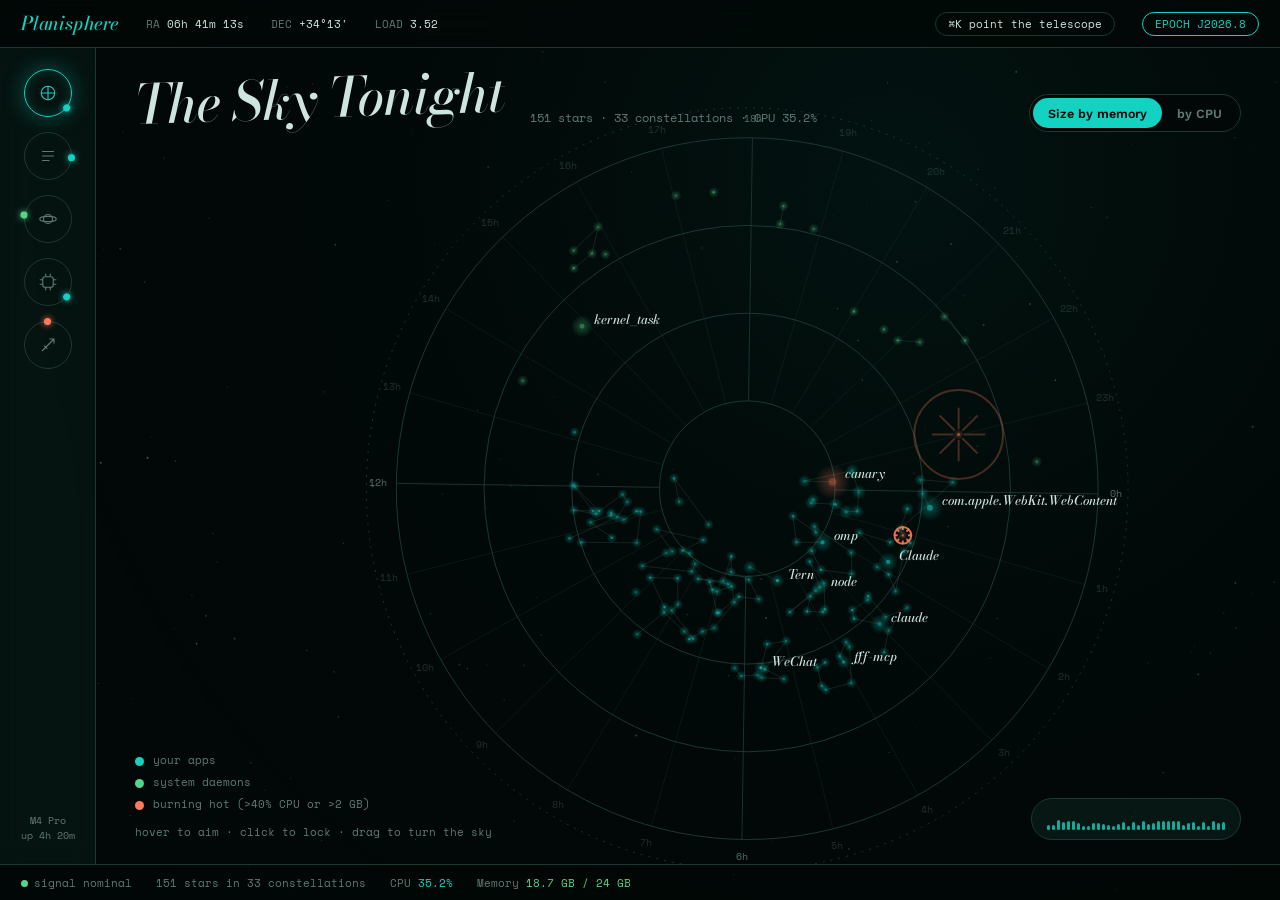
<file: design/systems/planisphere/observatory.html>
<!doctype html>
<html lang="en">
<head>
<meta charset="utf-8">
<meta name="viewport" content="width=device-width, initial-scale=1">
<title>Planisphere Observatory</title>
<link rel="preconnect" href="https://fonts.googleapis.com">
<link href="https://fonts.googleapis.com/css2?family=Bodoni+Moda:ital,opsz,wght@0,6..96,500;1,6..96,500&family=Space+Mono:wght@400;700&family=Work+Sans:wght@400;600&display=swap" rel="stylesheet">
<style>
:root {
  --sky: #05110f;
  --sky-raised: #0a1e1b;
  --sky-deep: #020807;
  --glass: rgb(10 30 27 / .72);
  --constellation: #13d2c1;
  --aurora: #55d48b;
  --moonlight: #cde4df;
  --dust: #5e7a74;
  --nova: #ff7a59;
  --hairline: #1c3833;
  --u: 3px;
  --display: "Bodoni Moda", serif;
  --body: "Work Sans", sans-serif;
  --mono: "Space Mono", monospace;
}
* { box-sizing: border-box; margin: 0; padding: 0; }
html, body { height: 100%; }
body {
  background: var(--sky-deep);
  color: var(--moonlight);
  font: 400 14px/1.6 var(--body);
  overflow: hidden;
  -webkit-font-smoothing: antialiased;
}
button { font: inherit; color: inherit; background: none; border: 0; cursor: pointer; }
button:focus-visible, input:focus-visible { outline: 2px solid var(--constellation); outline-offset: 3px; }
.num { font-family: var(--mono); font-variant-numeric: tabular-nums; }
.label { font: 600 10.5px/1 var(--body); letter-spacing: .24em; text-transform: uppercase; color: var(--dust); }
.hot { color: var(--nova); }

#app { display: grid; grid-template-columns: 96px 1fr; grid-template-rows: 48px 1fr 36px; height: 100vh; }
#dust { position: fixed; inset: 0; z-index: 0; pointer-events: none; }
#app > * { position: relative; z-index: 1; }

.telemetry {
  grid-column: 1 / -1; display: flex; align-items: center; gap: 27px; padding: 0 21px;
  border-bottom: 1px solid var(--hairline); background: rgb(2 8 7 / .7); backdrop-filter: blur(12px);
  font: 11px var(--mono); color: var(--dust); white-space: nowrap; overflow: hidden;
}
.telemetry b { color: var(--moonlight); font-weight: 400; }
.telemetry .brand { font: italic 500 19px var(--display); color: var(--constellation); letter-spacing: -.01em; }
.telemetry .spacer { flex: 1; }
.epoch { border: 1px solid var(--constellation); color: var(--constellation); border-radius: 9999px; padding: 3px 12px; }
.kbd { border: 1px solid var(--hairline); border-radius: 9999px; padding: 3px 12px; color: var(--moonlight); }

nav.rail {
  border-right: 1px solid var(--hairline); background: rgb(10 30 27 / .55); backdrop-filter: blur(12px);
  display: flex; flex-direction: column; align-items: center; gap: 15px; padding: 21px 0;
  z-index: 4;
}
.orbit { width: 48px; height: 48px; border-radius: 50%; border: 1px solid var(--hairline); position: relative; display: grid; place-items: center; transition: border-color .2s, box-shadow .2s; }
.orbit svg { width: 18px; height: 18px; stroke: var(--dust); fill: none; stroke-width: 1.5; transition: stroke .2s; }
.orbit .moon { position: absolute; width: 7px; height: 7px; border-radius: 50%; left: 50%; top: 50%; margin: -3.5px; background: var(--c, var(--dust)); transform: rotate(var(--a, 0deg)) translateY(-24px); transition: transform .9s cubic-bezier(.2,.8,.2,1); box-shadow: 0 0 6px var(--c, transparent); }
.orbit:hover { border-color: var(--dust); }
.orbit[aria-current="page"] { border-color: var(--constellation); box-shadow: 0 0 21px rgb(19 210 193 / .35), inset 0 0 12px rgb(19 210 193 / .2); }
.orbit[aria-current="page"] svg { stroke: var(--constellation); }
.orbit .tip { position: absolute; left: 60px; white-space: nowrap; background: var(--sky-raised); border: 1px solid var(--hairline); border-radius: 9999px; padding: 3px 12px; font: 600 10.5px var(--body); letter-spacing: .2em; text-transform: uppercase; opacity: 0; pointer-events: none; transform: translateX(-6px); transition: .15s; z-index: 5; }
.orbit:hover .tip { opacity: 1; transform: none; }
.rail .foot { margin-top: auto; text-align: center; font: 10px/1.5 var(--mono); color: var(--dust); }

main { overflow: hidden; position: relative; }
.view { position: absolute; inset: 0; padding: 30px 39px; overflow: auto; opacity: 0; visibility: hidden; transform: translateY(9px); transition: opacity .35s, transform .35s, visibility .35s; }
.view.on { opacity: 1; visibility: visible; transform: none; }
.head { display: flex; align-items: flex-end; gap: 24px; flex-wrap: wrap; margin-bottom: 24px; }
h1 { font: italic 500 54px/1 var(--display); letter-spacing: -.02em; transform: rotate(-2deg); transform-origin: left bottom; }
.sub { font: 12px var(--mono); color: var(--dust); padding-bottom: 6px; }
.head .tools { margin-left: auto; display: flex; gap: 9px; align-items: center; flex-wrap: wrap; }

.pill { display: inline-flex; align-items: center; gap: 6px; height: 36px; padding: 0 18px; border-radius: 9999px; border: 1px solid var(--hairline); font: 600 12.5px var(--body); transition: background .15s, border-color .15s, transform .1s; }
.pill:hover { border-color: var(--dust); }
.pill:active { transform: scale(.97); }
.pill.primary { background: var(--constellation); color: var(--sky-deep); border-color: transparent; }
.pill.danger { background: var(--nova); color: var(--sky-deep); border-color: transparent; }
.seg { display: inline-flex; padding: 3px; border-radius: 9999px; background: var(--sky-deep); border: 1px solid var(--hairline); }
.seg button { height: 30px; padding: 0 15px; border-radius: 9999px; color: var(--dust); font: 600 12.5px var(--body); transition: .15s; }
.seg button[aria-pressed="true"] { background: var(--constellation); color: var(--sky-deep); }
.search { height: 36px; width: 220px; border-radius: 9999px; border: 1px solid var(--hairline); background: var(--sky-deep); color: var(--moonlight); padding: 0 18px; font: 13px var(--mono); }
.card { background: var(--glass); border: 1px solid var(--hairline); border-radius: 39px; padding: 24px; backdrop-filter: blur(12px); }

#v-sky { padding: 0; }
#v-sky .head { position: absolute; top: 30px; left: 39px; right: 39px; z-index: 2; pointer-events: none; }
#v-sky .head .tools { pointer-events: auto; }
#skyCanvas { position: absolute; inset: 0; width: 100%; height: 100%; cursor: crosshair; }
.legend { position: absolute; left: 39px; bottom: 24px; display: grid; gap: 6px; font: 11px var(--mono); color: var(--dust); z-index: 2; }
.legend i { display: inline-block; width: 9px; height: 9px; border-radius: 50%; margin-right: 9px; vertical-align: middle; }
.inspector {
  position: absolute; z-index: 3; width: 280px; padding: 21px 24px; border-radius: 30px;
  background: var(--glass); border: 1px solid var(--constellation); backdrop-filter: blur(16px);
  box-shadow: 0 0 39px rgb(19 210 193 / .18); opacity: 0; pointer-events: none; transform: scale(.96); transition: opacity .2s, transform .2s;
}
.inspector.on { opacity: 1; pointer-events: auto; transform: none; }
.inspector h3 { font: italic 500 26px/1.1 var(--display); margin: 6px 0 15px; word-break: break-all; }
.inspector dl { display: grid; grid-template-columns: 1fr auto; gap: 6px 15px; font-size: 12.5px; margin-bottom: 18px; }
.inspector dt { color: var(--dust); }
.inspector dd { font-family: var(--mono); text-align: right; }
.inspector .row { display: flex; gap: 9px; }
.inspector .x { position: absolute; top: 15px; right: 18px; color: var(--dust); font-size: 18px; }

.scrubber { position: absolute; right: 39px; bottom: 24px; z-index: 2; display: flex; align-items: flex-end; gap: 2px; height: 42px; padding: 9px 15px; border-radius: 9999px; background: var(--glass); border: 1px solid var(--hairline); }
.scrubber i { width: 3px; border-radius: 9999px; background: var(--constellation); opacity: .8; transition: height .4s; }

table { width: 100%; border-collapse: separate; border-spacing: 0; }
th { text-align: left; padding: 0 15px 12px; white-space: nowrap; cursor: pointer; user-select: none; }
th.n, td.n { text-align: right; }
th[aria-sort] { color: var(--constellation); }
td { height: 42px; padding: 0 15px; border-top: 1px solid rgb(28 56 51 / .5); white-space: nowrap; }
tbody tr { transition: background .15s; }
tbody tr:hover td { background: rgb(19 210 193 / .05); }
tr.group td:first-child { cursor: pointer; }
tr.open td { background: rgb(19 210 193 / .08); }
tr.child td { border-top-color: transparent; color: rgb(205 228 223 / .8); }
tr.child td:first-child { padding-left: 45px; position: relative; }
tr.child td:first-child::before { content: ""; position: absolute; left: 25px; top: -21px; height: 42px; border-left: 1px solid var(--hairline); }
tr.child td:first-child::after { content: ""; position: absolute; left: 25px; top: 50%; width: 12px; border-top: 1px solid var(--hairline); }
.star { display: inline-block; border-radius: 50%; margin-right: 12px; vertical-align: middle; }
.badge { font: 10.5px var(--mono); color: var(--dust); border: 1px solid var(--hairline); border-radius: 9999px; padding: 1px 9px; margin-left: 9px; }
.bar { display: inline-block; height: 4px; border-radius: 9999px; background: var(--constellation); vertical-align: middle; margin-left: 9px; opacity: .7; transition: width .6s; }
td.flash { animation: flash 1.2s; }
@keyframes flash { from { color: var(--nova); text-shadow: 0 0 12px var(--nova); } }

.giant-wrap { display: grid; grid-template-columns: minmax(0, 1.3fr) minmax(260px, .7fr); gap: 30px; align-items: center; }
#giantCanvas { width: 100%; aspect-ratio: 1.25; }
.bands { display: grid; gap: 12px; }
.band { display: grid; grid-template-columns: 15px 1fr auto; gap: 12px; align-items: center; padding: 12px 18px; border-radius: 9999px; border: 1px solid var(--hairline); transition: border-color .2s, background .2s; cursor: default; }
.band:hover { border-color: var(--dust); background: rgb(205 228 223 / .03); }
.band i { width: 15px; height: 15px; border-radius: 50%; }
.moons { display: flex; gap: 30px; align-items: flex-end; margin-top: 30px; flex-wrap: wrap; }
.moon-item { display: grid; justify-items: center; gap: 9px; font: 11px var(--mono); color: var(--dust); }
.moon-item b { display: block; border-radius: 50%; background: radial-gradient(circle at 35% 30%, var(--moonlight), #3e5a54 70%); box-shadow: 0 0 18px rgb(205 228 223 / .15); }
.pressure { display: inline-flex; gap: 9px; align-items: center; font: 12px var(--mono); }
.pressure i { width: 9px; height: 9px; border-radius: 50%; background: var(--nova); box-shadow: 0 0 9px var(--nova); animation: pulse 1.6s infinite; }
@keyframes pulse { 50% { opacity: .35; } }

.instruments { display: grid; gap: 24px; grid-template-columns: repeat(auto-fit, minmax(300px, 1fr)); }
.hero-num { font: 400 72px/1 var(--mono); letter-spacing: -.04em; }
.hero-num small { font-size: 21px; color: var(--dust); }
.history { display: flex; align-items: flex-end; gap: 3px; height: 150px; margin-top: 18px; }
.history .col { flex: 1; display: flex; flex-direction: column-reverse; gap: 2px; }
.history .col i { height: 4px; border-radius: 9999px; background: var(--hairline); }
.history .col i.on { background: var(--constellation); }
.history .col i.on.hot { background: var(--nova); }
.cores { display: grid; grid-template-columns: repeat(7, 1fr); gap: 15px 9px; margin-top: 18px; }
.core { display: grid; justify-items: center; gap: 6px; font: 10px var(--mono); color: var(--dust); }
.meter { display: flex; flex-direction: column-reverse; gap: 3px; width: 100%; max-width: 30px; }
.meter i { height: 5px; border-radius: 9999px; background: var(--hairline); transition: background .3s, box-shadow .3s; }
.meter i.on { background: var(--c, var(--constellation)); box-shadow: 0 0 6px var(--c, var(--constellation)); }
.comet { position: relative; height: 72px; margin-top: 15px; border-radius: 9999px; overflow: hidden; background: var(--sky-deep); border: 1px solid var(--hairline); }
.comet canvas { width: 100%; height: 100%; display: block; }

.sweep { display: grid; grid-template-columns: minmax(0, 1fr) minmax(280px, 360px); gap: 30px; }
#meteorCanvas { width: 100%; height: 420px; border-radius: 39px; background: radial-gradient(ellipse at 50% 120%, rgb(19 210 193 / .12), transparent 60%), var(--sky-deep); border: 1px solid var(--hairline); display: block; }
.cat { display: grid; grid-template-columns: auto 1fr auto; gap: 12px; align-items: center; padding: 12px 0; border-bottom: 1px solid var(--hairline); }
.check { width: 21px; height: 21px; border-radius: 50%; border: 1px solid var(--dust); display: grid; place-items: center; transition: .15s; }
.check[aria-checked="true"] { background: var(--constellation); border-color: var(--constellation); }
.check[aria-checked="true"]::after { content: ""; width: 7px; height: 7px; border-radius: 50%; background: var(--sky-deep); }
.total { font: 400 54px/1 var(--mono); letter-spacing: -.03em; margin: 9px 0 21px; }
.total small { font-size: 18px; color: var(--dust); }

.overlay { position: fixed; inset: 0; z-index: 20; display: grid; place-items: center; background: rgb(2 8 7 / .82); backdrop-filter: blur(6px); opacity: 0; visibility: hidden; transition: .3s; }
.overlay.on { opacity: 1; visibility: visible; }
.eclipse { text-align: center; max-width: 520px; padding: 24px; }
.eclipse canvas { width: 280px; height: 280px; display: block; margin: 0 auto 15px; }
.eclipse h2 { font: italic 500 42px/1.05 var(--display); transform: rotate(-2deg); margin-bottom: 15px; }
.eclipse p { color: var(--dust); margin-bottom: 15px; }
.eclipse .row { display: flex; gap: 12px; justify-content: center; margin-top: 24px; }

.palette { width: min(560px, 92vw); border-radius: 30px; background: var(--sky-raised); border: 1px solid var(--constellation); box-shadow: 0 0 60px rgb(19 210 193 / .2); overflow: hidden; }
.palette input { width: 100%; height: 63px; background: none; border: 0; border-bottom: 1px solid var(--hairline); color: var(--moonlight); padding: 0 27px; font: italic 500 24px var(--display); outline: none; }
.palette ul { list-style: none; max-height: 330px; overflow: auto; padding: 9px; }
.palette li { display: flex; justify-content: space-between; gap: 12px; padding: 12px 18px; border-radius: 9999px; cursor: pointer; font-size: 13.5px; }
.palette li[aria-selected="true"] { background: rgb(19 210 193 / .14); color: var(--constellation); }
.palette li span:last-child { font: 12px var(--mono); color: var(--dust); }

.toast { position: fixed; bottom: 54px; left: 50%; transform: translate(-50%, 20px); z-index: 30; padding: 12px 24px; border-radius: 9999px; background: var(--sky-raised); border: 1px solid var(--nova); font: 12.5px var(--mono); opacity: 0; transition: .3s; pointer-events: none; }
.toast.on { opacity: 1; transform: translate(-50%, 0); }

footer.status { grid-column: 1 / -1; display: flex; align-items: center; gap: 24px; padding: 0 21px; border-top: 1px solid var(--hairline); background: rgb(2 8 7 / .7); font: 11px var(--mono); color: var(--dust); white-space: nowrap; overflow: hidden; }
footer .dot { width: 7px; height: 7px; border-radius: 50%; display: inline-block; margin-right: 6px; }

@media (max-width: 760px) {
  #app { grid-template-columns: 1fr; grid-template-rows: 48px 1fr 72px 36px; }
  nav.rail { grid-row: 3; flex-direction: row; overflow-x: auto; padding: 0 12px; border-right: 0; border-top: 1px solid var(--hairline); }
  nav.rail .foot, .orbit .tip { display: none; }
  .orbit { flex: none; }
  .view { padding: 21px 16px; }
  #v-sky .head { left: 16px; right: 16px; }
  h1 { font-size: 39px; }
  .giant-wrap, .sweep { grid-template-columns: 1fr; }
  .scrubber { display: none; }
  .telemetry .hide-sm { display: none; }
}
@media (prefers-reduced-motion: reduce) {
  *, *::before, *::after { transition-duration: .01ms !important; animation: none !important; }
}
</style>
</head>
<body>
<canvas id="dust"></canvas>
<div id="app">
  <header class="telemetry">
    <span class="brand">Planisphere</span>
    <span class="hide-sm">RA <b id="ra">00h 00m 00s</b></span>
    <span class="hide-sm">DEC <b id="dec">+00°00′</b></span>
    <span class="hide-sm">LOAD <b id="loadavg">0.00</b></span>
    <span class="spacer"></span>
    <span class="kbd">⌘K point the telescope</span>
    <span class="epoch">EPOCH J2026.8</span>
  </header>

  <nav class="rail" aria-label="Views">
    <button class="orbit" data-view="sky" aria-label="Sky map" aria-current="page" style="--c:var(--constellation)"><svg viewBox="0 0 24 24"><circle cx="12" cy="12" r="9"/><path d="M12 3v18M3 12h18"/></svg><span class="moon" id="m-sky"></span><span class="tip">Sky map · 1</span></button>
    <button class="orbit" data-view="ledger" aria-label="Star ledger" style="--c:var(--constellation)"><svg viewBox="0 0 24 24"><path d="M4 6h16M4 12h16M4 18h10"/></svg><span class="moon" id="m-ledger"></span><span class="tip">Star ledger · 2</span></button>
    <button class="orbit" data-view="giant" aria-label="Gas giant" style="--c:var(--aurora)"><svg viewBox="0 0 24 24"><circle cx="12" cy="12" r="6"/><ellipse cx="12" cy="12" rx="11" ry="3.5"/></svg><span class="moon" id="m-giant"></span><span class="tip">Gas giant · 3</span></button>
    <button class="orbit" data-view="instruments" aria-label="Instruments" style="--c:var(--constellation)"><svg viewBox="0 0 24 24"><rect x="5" y="5" width="14" height="14" rx="3"/><path d="M9 1v4M15 1v4M9 19v4M15 19v4M1 9h4M1 15h4M19 9h4M19 15h4"/></svg><span class="moon" id="m-instruments"></span><span class="tip">Instruments · 4</span></button>
    <button class="orbit" data-view="sweep" aria-label="Meteor sweep" style="--c:var(--nova)"><svg viewBox="0 0 24 24"><path d="M4 20 20 4M14 4h6v6M7 13l4 4"/></svg><span class="moon" id="m-sweep"></span><span class="tip">Meteor sweep · 5</span></button>
    <div class="foot">M4 Pro<br><span id="uptime">up 4h 20m</span></div>
  </nav>

  <main>
    <section class="view on" id="v-sky" aria-label="Sky map">
      <div class="head">
        <h1>The Sky Tonight</h1>
        <p class="sub" id="skySub"></p>
        <div class="tools">
          <div class="seg" role="group" aria-label="Star size">
            <button aria-pressed="true" data-size="mem">Size by memory</button>
            <button aria-pressed="false" data-size="cpu">by CPU</button>
          </div>
        </div>
      </div>
      <canvas id="skyCanvas" aria-label="Processes plotted as stars"></canvas>
      <div class="legend">
        <span><i style="background:var(--constellation)"></i>your apps</span>
        <span><i style="background:var(--aurora)"></i>system daemons</span>
        <span><i style="background:var(--nova)"></i>burning hot (&gt;40% CPU or &gt;2 GB)</span>
        <span style="margin-top:6px">hover to aim · click to lock · drag to turn the sky</span>
      </div>
      <div class="scrubber" id="scrubber" aria-label="CPU history"></div>
      <div class="inspector" id="inspector" role="dialog" aria-label="Star details">
        <button class="x" id="inspClose" aria-label="Close">×</button>
        <p class="label" id="inspKind"></p>
        <h3 id="inspName"></h3>
        <dl id="inspStats"></dl>
        <div class="row">
          <button class="pill" id="inspTrack">Track</button>
          <button class="pill danger" id="inspEclipse">Eclipse</button>
        </div>
      </div>
    </section>

    <section class="view" id="v-ledger" aria-label="Star ledger">
      <div class="head">
        <h1>Star Ledger</h1>
        <p class="sub" id="ledgerSub"></p>
        <div class="tools">
          <input class="search" id="ledgerSearch" placeholder="search the catalog" aria-label="Search processes">
          <div class="seg" role="group" aria-label="Filter" id="ledgerFilter">
            <button aria-pressed="true" data-f="all">All</button>
            <button aria-pressed="false" data-f="user">Mine</button>
            <button aria-pressed="false" data-f="system">System</button>
          </div>
        </div>
      </div>
      <div class="card" style="padding:18px 9px">
        <table>
          <thead><tr>
            <th class="label" data-sort="name">Constellation / star</th>
            <th class="label n" data-sort="cpu">% CPU</th>
            <th class="label n" data-sort="mem" aria-sort="descending">Memory</th>
            <th class="label n" data-sort="threads">Threads</th>
            <th class="label n" data-sort="pid">PID</th>
            <th class="label n"></th>
          </tr></thead>
          <tbody id="ledgerBody"></tbody>
        </table>
      </div>
    </section>

    <section class="view" id="v-giant" aria-label="Memory">
      <div class="head">
        <h1>Memory, a Gas Giant</h1>
        <p class="sub" id="giantSub"></p>
        <div class="tools"><span class="pressure" id="pressure"><i></i>pressure elevated</span></div>
      </div>
      <div class="giant-wrap">
        <canvas id="giantCanvas" aria-label="Memory drawn as planet bands"></canvas>
        <div>
          <p class="label" style="margin-bottom:15px">Bands, from the pole down</p>
          <div class="bands" id="bands"></div>
        </div>
      </div>
      <p class="label" style="margin-top:30px">Largest moons</p>
      <div class="moons" id="moons"></div>
    </section>

    <section class="view" id="v-instruments" aria-label="Instruments">
      <div class="head">
        <h1>Instruments</h1>
        <p class="sub">10 performance cores · 4 efficiency cores · sampled every second</p>
      </div>
      <div class="instruments">
        <div class="card">
          <p class="label">Processor</p>
          <p class="hero-num num" id="cpuHero">0<small>%</small></p>
          <div class="history" id="cpuHistory"></div>
        </div>
        <div class="card">
          <p class="label">Cores</p>
          <div class="cores" id="cores"></div>
        </div>
        <div class="card">
          <p class="label">Network · comet tails</p>
          <p class="num" style="margin-top:9px"><span style="color:var(--constellation)">↓ <span id="netIn">0</span></span> &nbsp; <span style="color:var(--aurora)">↑ <span id="netOut">0</span></span></p>
          <div class="comet"><canvas id="cometNet"></canvas></div>
          <p class="label" style="margin-top:24px">Disk</p>
          <p class="num" style="margin-top:9px">read <span id="diskR">0</span> · write <span id="diskW">0</span></p>
          <div class="comet"><canvas id="cometDisk"></canvas></div>
        </div>
      </div>
    </section>

    <section class="view" id="v-sweep" aria-label="Cleanup">
      <div class="head">
        <h1>Meteor Sweep</h1>
        <p class="sub" id="sweepSub">scan the disk for stardust that is safe to clear</p>
      </div>
      <div class="sweep">
        <canvas id="meteorCanvas" aria-label="Files shown as falling meteors"></canvas>
        <div class="card">
          <p class="label">Stardust found</p>
          <p class="total num" id="sweepTotal">0.0<small> GB</small></p>
          <div id="cats"></div>
          <div style="display:flex;gap:9px;margin-top:24px;flex-wrap:wrap">
            <button class="pill primary" id="scanBtn">Scan the sky</button>
            <button class="pill danger" id="sweepBtn" disabled style="opacity:.4">Sweep</button>
          </div>
        </div>
      </div>
    </section>
  </main>

  <footer class="status">
    <span><span class="dot" style="background:var(--aurora)"></span>signal nominal</span>
    <span id="stProcs"></span>
    <span>CPU <b id="stCpu" style="color:var(--constellation);font-weight:400"></b></span>
    <span>Memory <b id="stMem" style="color:var(--aurora);font-weight:400"></b></span>
  </footer>
</div>

<div class="overlay" id="eclipseOverlay" role="dialog" aria-modal="true" aria-label="Confirm force quit">
  <div class="eclipse">
    <canvas id="eclipseCanvas" width="560" height="560"></canvas>
    <h2 id="eclipseTitle"></h2>
    <p id="eclipseBody"></p>
    <p class="num" id="eclipseStats" style="color:var(--moonlight)"></p>
    <div class="row">
      <button class="pill" id="eclipseCancel">Let it shine</button>
      <button class="pill danger" id="eclipseGo">Eclipse now</button>
    </div>
  </div>
</div>

<div class="overlay" id="paletteOverlay" role="dialog" aria-modal="true" aria-label="Find a process">
  <div class="palette">
    <input id="paletteInput" placeholder="Point the telescope at…" aria-label="Process name">
    <ul id="paletteList" role="listbox"></ul>
  </div>
</div>

<div class="toast" id="toast" role="status"></div>

<script>
const C = { teal: "#13d2c1", aurora: "#55d48b", moon: "#cde4df", dust: "#5e7a74", nova: "#ff7a59", hair: "#1c3833", sky: "#05110f", deep: "#020807" };
const reduceMotion = matchMedia("(prefers-reduced-motion: reduce)").matches;
const $ = s => document.querySelector(s);
const rand = (a, b) => a + Math.random() * (b - a);
const clamp = (v, a, b) => Math.max(a, Math.min(b, v));
const fmtMem = mb => mb >= 1024 ? (mb / 1024).toFixed(1) + " GB" : Math.round(mb) + " MB";
const fmtRate = kb => kb >= 1024 ? (kb / 1024).toFixed(1) + " MB/s" : Math.round(kb) + " KB/s";

const SEED = [
  ["canary", 64, 11160, "user"], ["com.apple.WebKit.WebContent", 6, 5427, "user"], ["Claude", 28, 3379, "user"],
  ["omp", 16, 3174, "user"], ["claude", 11, 3072, "user"], ["node", 39, 2150, "user"], ["fff-mcp", 11, 1433, "user"],
  ["Tern", 2, 1433, "user"], ["WeChat", 15, 1228, "user"], ["python3.15", 9, 932, "user"], ["codedb", 25, 921, "user"],
  ["git", 15, 864, "user"], ["Floodlight", 1, 824, "user"], ["企业微信", 9, 777, "user"], ["Xcode", 40, 238, "user"],
  ["zsh", 44, 226, "user"], ["Safari", 3, 644, "user"], ["Surge", 1, 207, "user"], ["Finder", 1, 263, "user"],
  ["WindowServer", 1, 1180, "system"], ["kernel_task", 1, 2900, "system"], ["mds_stores", 4, 410, "system"],
  ["launchd", 1, 38, "system"], ["coreaudiod", 1, 46, "system"], ["bluetoothd", 1, 31, "system"], ["spotlightknowledged", 2, 180, "system"],
  ["photoanalysisd", 1, 260, "system"], ["mediaanalysisd", 1, 312, "system"], ["cloudd", 1, 92, "system"], ["trustd", 2, 24, "system"],
  ["VTDecoderXPCService", 2, 286, "system"], ["chronod", 1, 220, "system"], ["softwareupdated", 1, 70, "system"]
];
let nextPid = 1200;
const memScale = 21600 / SEED.reduce((s, r) => s + r[2], 0);
const groups = SEED.map(([name, kids, mem, kind], gi) => {
  const shown = Math.min(kids, 9);
  const angle = (gi / SEED.length) * Math.PI * 2 + rand(-.12, .12);
  const radius = kind === "system" ? rand(.55, .9) : rand(.18, .62);
  const g = { name, kind, kidsTotal: kids, angle, radius, open: false, procs: [] };
  for (let i = 0; i < shown; i++) {
    const share = i === 0 ? .5 : .5 / Math.max(1, shown - 1);
    g.procs.push({
      pid: nextPid += Math.floor(rand(3, 900)),
      name: i === 0 ? name : `${name} Helper${shown > 2 ? " (" + ["Renderer", "GPU", "Plugin", "Network", "Audio", "Storage", "Utility", "Worker"][i % 8] + ")" : ""}`,
      group: g, root: i === 0,
      mem: 0, base: mem * memScale * share * rand(.8, 1.2), cpu: rand(0, kind === "user" ? 3 : 1) * (i === 0 ? 3 : 1), threads: Math.floor(rand(4, 400)),
      ox: i === 0 ? 0 : rand(-.09, .09), oy: i === 0 ? 0 : rand(-.09, .09), flare: 0, twinkle: rand(0, 6.28)
    });
  }
  return g;
});
const allProcs = () => groups.flatMap(g => g.procs);
const groupMem = g => g.procs.reduce((s, p) => s + p.mem, 0);
const groupCpu = g => g.procs.reduce((s, p) => s + p.cpu, 0);
const groupThreads = g => g.procs.reduce((s, p) => s + p.threads, 0);

const history = Array.from({ length: 48 }, () => rand(15, 40));
const coreLoad = Array.from({ length: 14 }, () => rand(5, 50));
let net = { in: 120, out: 30 }, disk = { r: 400, w: 200 };
let totalCpu = 0, totalMem = 0;

function tick() {
  for (const p of allProcs()) {
    p.cbase ??= p.cpu;
    p.cpu = clamp(p.cpu + (p.cbase - p.cpu) * .15 + rand(-1.2, 1.2) * (p.root ? 1.4 : 1), 0, 95);
    p.mem = clamp((p.mem || p.base) + (p.base - (p.mem || p.base)) * .1 + p.base * rand(-.03, .03), 4, 14000);
    if (Math.random() < .0006) { p.cpu = rand(45, 90); p.flare = 1; }
  }
  totalCpu = clamp(allProcs().reduce((s, p) => s + p.cpu, 0) / 12, 0, 100);
  totalMem = allProcs().reduce((s, p) => s + p.mem, 0);
  history.push(totalCpu); history.shift();
  coreLoad.forEach((v, i) => coreLoad[i] = clamp(v + rand(-14, 14) + (totalCpu - v) * .15, 0, 100));
  net.in = clamp(net.in * rand(.6, 1.5), 4, 9000); net.out = clamp(net.out * rand(.6, 1.5), 2, 3000);
  disk.r = clamp(disk.r * rand(.6, 1.5), 0, 40000); disk.w = clamp(disk.w * rand(.6, 1.5), 0, 20000);
  renderChrome();
  if (view === "ledger") renderLedger();
  if (view === "giant") renderGiantSide();
  if (view === "instruments") renderInstruments();
  if (locked) fillInspector(locked);
}

function renderChrome() {
  const n = allProcs().length;
  $("#stProcs").textContent = `${n} stars in ${groups.length} constellations`;
  $("#stCpu").textContent = totalCpu.toFixed(1) + "%";
  $("#stMem").textContent = fmtMem(totalMem) + " / 24 GB";
  $("#skySub").textContent = `${n} stars · ${groups.length} constellations · CPU ${totalCpu.toFixed(1)}%`;
  $("#loadavg").textContent = (totalCpu / 10).toFixed(2);
  const setMoon = (id, pct) => $(id).style.setProperty("--a", (pct / 100 * 360) + "deg");
  setMoon("#m-sky", totalCpu); setMoon("#m-ledger", n / 1.2); setMoon("#m-giant", totalMem / 24576 * 100);
  setMoon("#m-instruments", totalCpu); setMoon("#m-sweep", sweepFound / 160);
  $("#scrubber").innerHTML = history.slice(-36).map(v => `<i style="height:${clamp(v, 4, 100) * .24}px;${v > 60 ? "background:" + C.nova : ""}"></i>`).join("");
}

function clock() {
  const d = new Date();
  const lst = (d.getUTCHours() + d.getUTCMinutes() / 60 + d.getUTCSeconds() / 3600 + 8.2) % 24;
  const h = Math.floor(lst), m = Math.floor(lst % 1 * 60), s = Math.floor(lst * 3600 % 60);
  $("#ra").textContent = `${String(h).padStart(2, "0")}h ${String(m).padStart(2, "0")}m ${String(s).padStart(2, "0")}s`;
  $("#dec").textContent = `+34°${String(d.getSeconds()).padStart(2, "0")}′`;
}

const dust = $("#dust"), dctx = dust.getContext("2d");
let dustStars = [];
function sizeDust() {
  dust.width = innerWidth * devicePixelRatio; dust.height = innerHeight * devicePixelRatio;
  dustStars = Array.from({ length: 260 }, () => ({ x: Math.random(), y: Math.random(), r: rand(.3, 1.1), a: rand(.05, .35), t: rand(0, 6.28) }));
}
function drawDust(t) {
  dctx.clearRect(0, 0, dust.width, dust.height);
  const g = dctx.createRadialGradient(dust.width * .7, dust.height * .2, 0, dust.width * .7, dust.height * .2, dust.width * .7);
  g.addColorStop(0, "rgba(19,210,193,0.06)"); g.addColorStop(1, "rgba(2,8,7,0)");
  dctx.fillStyle = g; dctx.fillRect(0, 0, dust.width, dust.height);
  for (const s of dustStars) {
    dctx.globalAlpha = s.a * (reduceMotion ? 1 : .6 + .4 * Math.sin(t / 900 + s.t));
    dctx.fillStyle = C.moon; dctx.beginPath();
    dctx.arc(s.x * dust.width, s.y * dust.height, s.r * devicePixelRatio, 0, 7); dctx.fill();
  }
  dctx.globalAlpha = 1;
}

const sky = $("#skyCanvas"), sctx = sky.getContext("2d");
let rot = 0, dragging = null, hover = null, locked = null, sizeBy = "mem", tracking = false, eclipsing = [];
function skyGeom() {
  const w = sky.clientWidth, h = sky.clientHeight;
  return { w, h, cx: w * .55, cy: h * .54, R: Math.min(w * .42, h * .43) };
}
function starPos(p, G) {
  const g = p.group, a = g.angle + rot;
  const gx = Math.cos(a) * g.radius, gy = Math.sin(a) * g.radius;
  const ca = Math.cos(rot), sa = Math.sin(rot);
  const ox = p.ox * ca - p.oy * sa, oy = p.ox * sa + p.oy * ca;
  return { x: G.cx + (gx + ox) * G.R, y: G.cy + (gy + oy) * G.R };
}
function starR(p) { return sizeBy === "mem" ? clamp(Math.sqrt(p.mem) / 12, 1.2, 11) : clamp(Math.sqrt(p.cpu) * 1.3, 1, 11); }
function starColor(p) { return (p.cpu > 40 || p.mem > 2048) ? C.nova : p.group.kind === "system" ? C.aurora : C.teal; }

function drawSky(t) {
  const dpr = devicePixelRatio, G = skyGeom();
  if (sky.width !== G.w * dpr) { sky.width = G.w * dpr; sky.height = G.h * dpr; }
  sctx.setTransform(dpr, 0, 0, dpr, 0, 0); sctx.clearRect(0, 0, G.w, G.h);
  sctx.strokeStyle = C.hair; sctx.lineWidth = 1;
  for (let i = 1; i <= 4; i++) { sctx.beginPath(); sctx.arc(G.cx, G.cy, G.R * i / 4, 0, 7); sctx.stroke(); }
  sctx.font = "10px 'Space Mono'"; sctx.fillStyle = C.dust; sctx.textAlign = "center"; sctx.textBaseline = "middle";
  for (let hr = 0; hr < 24; hr++) {
    const a = hr / 24 * Math.PI * 2 + rot;
    sctx.globalAlpha = hr % 6 === 0 ? .9 : .35;
    sctx.beginPath(); sctx.moveTo(G.cx + Math.cos(a) * G.R * .25, G.cy + Math.sin(a) * G.R * .25);
    sctx.lineTo(G.cx + Math.cos(a) * G.R, G.cy + Math.sin(a) * G.R); sctx.stroke();
    sctx.fillText(hr + "h", G.cx + Math.cos(a) * (G.R + 18), G.cy + Math.sin(a) * (G.R + 18));
  }
  sctx.globalAlpha = 1;
  sctx.beginPath(); sctx.arc(G.cx, G.cy, G.R + 30, 0, 7); sctx.setLineDash([2, 6]); sctx.stroke(); sctx.setLineDash([]);

  for (const g of groups) {
    if (g.procs.length < 2) continue;
    const root = starPos(g.procs[0], G);
    const isHot = locked && locked.group === g || hover && hover.group === g;
    sctx.strokeStyle = isHot ? "rgba(19,210,193,.55)" : "rgba(94,122,116,.28)";
    sctx.lineWidth = isHot ? 1.2 : .8;
    const pts = g.procs.slice(1).map(p => starPos(p, G)).sort((a, b) => Math.atan2(a.y - root.y, a.x - root.x) - Math.atan2(b.y - root.y, b.x - root.x));
    sctx.beginPath(); sctx.moveTo(root.x, root.y);
    pts.forEach(p => sctx.lineTo(p.x, p.y)); sctx.stroke();
  }

  for (const p of allProcs()) {
    const { x, y } = starPos(p, G), r = starR(p), col = starColor(p);
    const tw = reduceMotion ? 1 : .75 + .25 * Math.sin(t / 400 + p.twinkle);
    const glow = sctx.createRadialGradient(x, y, 0, x, y, r * 4.5);
    glow.addColorStop(0, col + "55"); glow.addColorStop(1, col + "00");
    sctx.fillStyle = glow; sctx.beginPath(); sctx.arc(x, y, r * 4.5, 0, 7); sctx.fill();
    sctx.globalAlpha = clamp(.35 + p.cpu / 30, .35, 1) * tw;
    sctx.fillStyle = col; sctx.beginPath(); sctx.arc(x, y, r, 0, 7); sctx.fill();
    sctx.globalAlpha = 1;
    if (p.root && groupMem(p.group) > 500) {
      sctx.font = "italic 500 13px 'Bodoni Moda'"; sctx.fillStyle = C.moon; sctx.textAlign = "left";
      sctx.fillText(p.group.name, x + r + 9, y - r - 3);
    }
    if (p.flare > 0) {
      sctx.strokeStyle = C.nova; sctx.globalAlpha = p.flare; sctx.lineWidth = 2;
      sctx.beginPath(); sctx.arc(x, y, r + (1 - p.flare) * 60, 0, 7); sctx.stroke();
      for (let k = 0; k < 8; k++) {
        const a = k / 8 * 6.283, d0 = r + 4, d1 = r + 4 + (1 - p.flare) * 30;
        sctx.beginPath(); sctx.moveTo(x + Math.cos(a) * d0, y + Math.sin(a) * d0); sctx.lineTo(x + Math.cos(a) * d1, y + Math.sin(a) * d1); sctx.stroke();
      }
      sctx.globalAlpha = 1; sctx.lineWidth = 1;
      p.flare = Math.max(0, p.flare - .012);
    }
  }

  for (const e of eclipsing) {
    e.k += .018;
    const s = 1 - e.k;
    sctx.fillStyle = C.deep; sctx.beginPath(); sctx.arc(e.x, e.y, 30 * Math.sin(Math.min(e.k, 1) * Math.PI), 0, 7); sctx.fill();
    sctx.strokeStyle = C.nova; sctx.globalAlpha = Math.max(0, s); sctx.lineWidth = 3;
    sctx.beginPath(); sctx.arc(e.x, e.y, 30 * Math.sin(Math.min(e.k, 1) * Math.PI) + 3, 0, 7); sctx.stroke();
    sctx.globalAlpha = 1; sctx.lineWidth = 1;
  }
  eclipsing = eclipsing.filter(e => e.k < 1);

  const target = locked || hover;
  if (target && target.group.procs.includes(target)) {
    const { x, y } = starPos(target, G), r = starR(target) + 12;
    sctx.strokeStyle = locked ? C.teal : C.moon; sctx.lineWidth = 1;
    sctx.beginPath(); sctx.arc(x, y, r, 0, 7); sctx.stroke();
    const spin = reduceMotion ? 0 : t / 1200;
    for (let k = 0; k < 4; k++) {
      const a = k * Math.PI / 2 + spin;
      sctx.beginPath(); sctx.moveTo(x + Math.cos(a) * (r + 4), y + Math.sin(a) * (r + 4)); sctx.lineTo(x + Math.cos(a) * (r + 15), y + Math.sin(a) * (r + 15)); sctx.stroke();
    }
    if (locked) placeInspector(x, y, G);
  }
  if (tracking && locked && !dragging) {
    const g = locked.group, desired = -Math.PI / 2 - g.angle;
    let d = ((desired - rot) % 6.283 + 9.42) % 6.283 - 3.14;
    rot += d * .04;
  } else if (!dragging && !reduceMotion) rot += .00025;
}

function pickStar(mx, my) {
  const G = skyGeom(); let best = null, bd = 18;
  for (const p of allProcs()) {
    const { x, y } = starPos(p, G), d = Math.hypot(x - mx, y - my) - starR(p);
    if (d < bd) { bd = d; best = p; }
  }
  return best;
}
sky.addEventListener("pointermove", e => {
  const b = sky.getBoundingClientRect();
  if (dragging) {
    const G = skyGeom();
    const a0 = Math.atan2(dragging.y - G.cy, dragging.x - G.cx), a1 = Math.atan2(e.clientY - b.top - G.cy, e.clientX - b.left - G.cx);
    rot += a1 - a0; dragging = { x: e.clientX - b.left, y: e.clientY - b.top, moved: true }; tracking = false; return;
  }
  hover = pickStar(e.clientX - b.left, e.clientY - b.top);
  sky.style.cursor = hover ? "pointer" : "grab";
});
sky.addEventListener("pointerdown", e => { const b = sky.getBoundingClientRect(); dragging = { x: e.clientX - b.left, y: e.clientY - b.top, moved: false }; });
addEventListener("pointerup", e => {
  if (dragging && !dragging.moved && e.target === sky) {
    const b = sky.getBoundingClientRect(); const p = pickStar(e.clientX - b.left, e.clientY - b.top);
    lock(p);
  }
  dragging = null;
});
document.querySelectorAll("[data-size]").forEach(b => b.onclick = () => {
  sizeBy = b.dataset.size; document.querySelectorAll("[data-size]").forEach(x => x.setAttribute("aria-pressed", x === b));
});

function lock(p) {
  locked = p; tracking = false;
  $("#inspector").classList.toggle("on", !!p);
  $("#inspTrack").textContent = "Track";
  if (p) fillInspector(p);
}
function fillInspector(p) {
  $("#inspKind").textContent = `${p.group.kind === "system" ? "system daemon" : "your app"} · ${p.root ? "brightest of " + p.group.name : "moon of " + p.group.name}`;
  $("#inspName").textContent = p.name;
  $("#inspStats").innerHTML = [
    ["PID", p.pid], ["CPU", p.cpu.toFixed(1) + "%"], ["Memory", fmtMem(p.mem)], ["Threads", p.threads],
    ["Constellation", `${p.group.procs.length} of ${p.group.kidsTotal}`]
  ].map(([k, v]) => `<dt>${k}</dt><dd class="${k === "CPU" && p.cpu > 40 || k === "Memory" && p.mem > 2048 ? "hot" : ""}">${v}</dd>`).join("");
}
function placeInspector(x, y, G) {
  const el = $("#inspector"), w = 280, h = el.offsetHeight;
  let left = x + 36, top = y - h / 2;
  if (left + w > G.w - 24) left = x - w - 36;
  top = clamp(top, 90, G.h - h - 80);
  el.style.left = left + "px"; el.style.top = top + "px";
}
$("#inspClose").onclick = () => lock(null);
$("#inspTrack").onclick = () => { tracking = !tracking; $("#inspTrack").textContent = tracking ? "Tracking…" : "Track"; };
$("#inspEclipse").onclick = () => locked && openEclipse(locked);

let eclipseTarget = null, eclipseAnim = 0;
function openEclipse(p) {
  eclipseTarget = p;
  const g = p.group, all = p.root;
  const mem = all ? groupMem(g) : p.mem;
  $("#eclipseTitle").textContent = all ? `Eclipse ${g.name} and its ${g.procs.length - 1} moons?` : `Eclipse ${p.name}?`;
  $("#eclipseBody").textContent = `Unsaved work in ${all ? "these processes" : "this process"} will be lost. ${fmtMem(mem)} of memory returns to the sky.`;
  $("#eclipseStats").textContent = `PID ${p.pid} · ${all ? groupThreads(g) : p.threads} threads · ${(all ? groupCpu(g) : p.cpu).toFixed(1)}% CPU`;
  $("#eclipseOverlay").classList.add("on"); eclipseAnim = 0;
  $("#eclipseGo").focus();
}
function closeEclipse() { $("#eclipseOverlay").classList.remove("on"); eclipseTarget = null; }
$("#eclipseCancel").onclick = closeEclipse;
$("#eclipseGo").onclick = () => {
  const p = eclipseTarget; if (!p) return;
  const G = skyGeom(), g = p.group;
  const victims = p.root ? [...g.procs] : [p];
  victims.forEach(v => { const pos = starPos(v, G); eclipsing.push({ ...pos, k: 0 }); });
  const freed = victims.reduce((s, v) => s + v.mem, 0);
  g.procs = g.procs.filter(x => !victims.includes(x));
  if (!g.procs.length) groups.splice(groups.indexOf(g), 1);
  closeEclipse(); lock(null);
  toast(`${p.root ? g.name + " constellation" : p.name} eclipsed · ${fmtMem(freed)} returned to the sky`);
  tick();
};
function drawEclipse(t) {
  if (!$("#eclipseOverlay").classList.contains("on") || !eclipseTarget) return;
  const cv = $("#eclipseCanvas"), x = cv.getContext("2d"), W = cv.width, c = W / 2;
  eclipseAnim = Math.min(1, eclipseAnim + .012);
  x.clearRect(0, 0, W, W);
  const moons = eclipseTarget.root ? eclipseTarget.group.procs.length - 1 : 0;
  for (let i = 0; i < moons; i++) {
    const rr = 150 + (i % 4) * 22, a = t / (2400 + i * 300) + i * 2.1;
    x.strokeStyle = "rgba(28,56,51,.8)"; x.beginPath(); x.arc(c, c, rr, 0, 7); x.stroke();
    x.fillStyle = C.moon; x.globalAlpha = .7; x.beginPath(); x.arc(c + Math.cos(a) * rr, c + Math.sin(a) * rr, 4, 0, 7); x.fill(); x.globalAlpha = 1;
  }
  const corona = x.createRadialGradient(c, c, 80, c, c, 150);
  corona.addColorStop(0, "rgba(255,122,89,.9)"); corona.addColorStop(.3, "rgba(255,122,89,.25)"); corona.addColorStop(1, "rgba(255,122,89,0)");
  x.fillStyle = corona; x.beginPath(); x.arc(c, c, 150, 0, 7); x.fill();
  x.fillStyle = "#ffd4c7"; x.beginPath(); x.arc(c, c, 84, 0, 7); x.fill();
  const off = (1 - eclipseAnim) * 140;
  x.fillStyle = C.deep; x.beginPath(); x.arc(c + off, c - off * .3, 86, 0, 7); x.fill();
}

let ledgerSort = "mem", ledgerFilter = "all";
function renderLedger() {
  const q = $("#ledgerSearch").value.trim().toLowerCase();
  const val = { name: g => g.name.toLowerCase(), cpu: groupCpu, mem: groupMem, threads: groupThreads, pid: g => g.procs[0].pid };
  let list = groups.filter(g => (ledgerFilter === "all" || g.kind === ledgerFilter) && (!q || g.procs.some(p => p.name.toLowerCase().includes(q))));
  list.sort((a, b) => { const A = val[ledgerSort](a), B = val[ledgerSort](b); return ledgerSort === "name" ? A.localeCompare(B) : B - A; });
  const maxMem = Math.max(...groups.map(groupMem));
  $("#ledgerSub").textContent = `${list.length} constellations shown · ${allProcs().length} stars`;
  const row = (p, g, isGroup) => {
    const cpu = isGroup ? groupCpu(g) : p.cpu, mem = isGroup ? groupMem(g) : p.mem, th = isGroup ? groupThreads(g) : p.threads;
    const col = starColor(isGroup ? { cpu, mem, group: g } : p);
    const sz = clamp(Math.sqrt(mem) / 9, 4, 12);
    return `<tr class="${isGroup ? "group" + (g.open ? " open" : "") : "child"}" data-g="${groups.indexOf(g)}" data-pid="${p.pid}">
      <td><span class="star" style="width:${sz}px;height:${sz}px;background:${col};box-shadow:0 0 ${sz}px ${col}"></span>${isGroup ? g.name : p.name}${isGroup && g.kidsTotal > 1 ? `<span class="badge">${g.kidsTotal}</span>` : ""}</td>
      <td class="n num ${cpu > 40 ? "hot" : ""}">${cpu.toFixed(1)}</td>
      <td class="n num ${mem > 2048 ? "hot" : ""}">${fmtMem(mem)}</td>
      <td class="n num">${th}</td>
      <td class="n num">${p.pid}</td>
      <td class="n"><span class="bar" style="width:${mem / maxMem * 90}px;background:${col}"></span></td></tr>`;
  };
  $("#ledgerBody").innerHTML = list.map(g => row(g.procs[0], g, true) + (g.open ? g.procs.map(p => row(p, g, false)).join("") : "")).join("");
}
$("#ledgerBody").onclick = e => {
  const tr = e.target.closest("tr"); if (!tr) return;
  const g = groups[+tr.dataset.g];
  if (tr.classList.contains("group")) { g.open = !g.open; renderLedger(); }
  else { const p = g.procs.find(x => x.pid == tr.dataset.pid); go("sky"); lock(p); tracking = true; $("#inspTrack").textContent = "Tracking…"; }
};
$("#ledgerSearch").oninput = renderLedger;
document.querySelectorAll("#ledgerFilter button").forEach(b => b.onclick = () => {
  ledgerFilter = b.dataset.f; document.querySelectorAll("#ledgerFilter button").forEach(x => x.setAttribute("aria-pressed", x === b)); renderLedger();
});
document.querySelectorAll("th[data-sort]").forEach(th => th.onclick = () => {
  ledgerSort = th.dataset.sort; document.querySelectorAll("th").forEach(x => x.removeAttribute("aria-sort"));
  th.setAttribute("aria-sort", "descending"); renderLedger();
});

const giant = $("#giantCanvas"), gctx = giant.getContext("2d");
function memBands() {
  const app = totalMem * .62, wired = 3100, comp = totalMem * .18, cache = 1900;
  const used = app + wired + comp + cache, free = Math.max(0, 24576 - used);
  return [
    { name: "App memory", mb: app, col: C.teal }, { name: "Wired", mb: wired, col: C.aurora },
    { name: "Compressed", mb: comp, col: C.moon }, { name: "Cached files", mb: cache, col: C.dust },
    { name: "Free sky", mb: free, col: "#0e2a26" }
  ];
}
function drawGiant(t) {
  const dpr = devicePixelRatio, W = giant.clientWidth, H = giant.clientHeight;
  if (!W) return;
  if (giant.width !== W * dpr) { giant.width = W * dpr; giant.height = H * dpr; }
  gctx.setTransform(dpr, 0, 0, dpr, 0, 0); gctx.clearRect(0, 0, W, H);
  const cx = W / 2, cy = H / 2, R = Math.min(W, H) * .36, tilt = -.18;
  const swapK = clamp(totalMem / 24576, .3, 1.2);
  const ring = (front) => {
    gctx.save(); gctx.translate(cx, cy); gctx.rotate(tilt);
    for (let i = 0; i < 5; i++) {
      gctx.strokeStyle = i % 2 ? "rgba(205,228,223,.25)" : "rgba(19,210,193,.35)"; gctx.lineWidth = 3 + i;
      gctx.beginPath(); gctx.ellipse(0, 0, R * (1.45 + i * .07) * swapK, R * .26 * (1 + i * .05), 0, front ? 0 : Math.PI, front ? Math.PI : Math.PI * 2); gctx.stroke();
    }
    gctx.restore();
  };
  ring(false);
  gctx.save(); gctx.beginPath(); gctx.arc(cx, cy, R, 0, 7); gctx.clip();
  gctx.translate(cx, cy); gctx.rotate(tilt); gctx.translate(-cx, -cy);
  const bands = memBands(), total = bands.reduce((s, b) => s + b.mb, 0);
  let y = cy - R;
  bands.forEach((b, i) => {
    const h = b.mb / total * R * 2;
    const stripes = Math.max(1, Math.round(h / 9));
    for (let k = 0; k < stripes; k++) {
      const sy = y + k * h / stripes, wob = reduceMotion ? 0 : Math.sin(t / 1600 + i * 1.7 + k) * 6;
      gctx.fillStyle = b.col; gctx.globalAlpha = .55 + .45 * ((k % 2) ? .6 : 1);
      gctx.beginPath(); gctx.moveTo(cx - R - 20, sy);
      for (let x = -R - 20; x <= R + 20; x += 20) gctx.lineTo(cx + x, sy + Math.sin(x / 40 + t / 2000 + k) * 2 + wob * .3);
      gctx.lineTo(cx + R + 20, sy + h / stripes - 2); gctx.lineTo(cx - R - 20, sy + h / stripes - 2); gctx.fill();
    }
    y += h;
  });
  gctx.globalAlpha = 1;
  if (totalMem > 18000) {
    const sx = cx + R * .32 + (reduceMotion ? 0 : Math.sin(t / 3000) * R * .25), sy = cy - R * .18;
    const st = gctx.createRadialGradient(sx, sy, 0, sx, sy, R * .2);
    st.addColorStop(0, "rgba(255,122,89,.95)"); st.addColorStop(.6, "rgba(255,122,89,.35)"); st.addColorStop(1, "rgba(255,122,89,0)");
    gctx.fillStyle = st; gctx.beginPath(); gctx.ellipse(sx, sy, R * .22, R * .11, 0, 0, 7); gctx.fill();
  }
  gctx.restore();
  const shade = gctx.createRadialGradient(cx - R * .4, cy - R * .4, R * .2, cx, cy, R * 1.05);
  shade.addColorStop(0, "rgba(0,0,0,0)"); shade.addColorStop(1, "rgba(2,8,7,.85)");
  gctx.fillStyle = shade; gctx.beginPath(); gctx.arc(cx, cy, R, 0, 7); gctx.fill();
  ring(true);
}
function renderGiantSide() {
  $("#giantSub").textContent = `${fmtMem(totalMem)} of 24 GB in orbit · swap ${fmtMem(totalMem > 18000 ? (totalMem - 18000) * .6 : 0)}`;
  $("#pressure").style.visibility = totalMem > 18000 ? "visible" : "hidden";
  $("#bands").innerHTML = memBands().map(b => `<div class="band"><i style="background:${b.col}"></i><span>${b.name}</span><span class="num">${fmtMem(b.mb)}</span></div>`).join("");
  const top = [...groups].sort((a, b) => groupMem(b) - groupMem(a)).slice(0, 6);
  $("#moons").innerHTML = top.map(g => { const s = clamp(Math.sqrt(groupMem(g)) * .9, 18, 96); return `<div class="moon-item"><b style="width:${s}px;height:${s}px"></b><span style="color:var(--moonlight)">${g.name}</span><span>${fmtMem(groupMem(g))}</span></div>`; }).join("");
}

function meter(pct, n, col) {
  const lit = Math.round(pct / 100 * n);
  return `<div class="meter" style="--c:${col}">${Array.from({ length: n }, (_, i) => `<i class="${i < lit ? "on" : ""}"></i>`).join("")}</div>`;
}
const comets = { net: Array.from({ length: 40 }, () => rand(.01, .2)), disk: Array.from({ length: 40 }, () => rand(.01, .15)) };
function renderInstruments() {
  $("#cpuHero").innerHTML = `${totalCpu.toFixed(1)}<small>%</small>`;
  $("#cpuHistory").innerHTML = history.map(v => {
    const lit = Math.round(v / 100 * 24);
    return `<div class="col">${Array.from({ length: 24 }, (_, i) => `<i class="${i < lit ? "on" : ""}${i < lit && i > 14 ? " hot" : ""}"></i>`).join("")}</div>`;
  }).join("");
  $("#cores").innerHTML = coreLoad.map((v, i) => `<div class="core">${meter(v, 12, v > 75 ? C.nova : i < 10 ? C.teal : C.aurora)}<span>${i < 10 ? "P" : "E"}${i < 10 ? i + 1 : i - 9}</span></div>`).join("");
  $("#netIn").textContent = fmtRate(net.in); $("#netOut").textContent = fmtRate(net.out);
  $("#diskR").textContent = fmtRate(disk.r); $("#diskW").textContent = fmtRate(disk.w);
  comets.net.push(net.in / 9000); comets.disk.push(disk.r / 40000);
}
function drawComet(id, arr, col, t) {
  const cv = $(id), x = cv.getContext("2d"), W = cv.clientWidth, H = cv.clientHeight;
  if (!W) return;
  if (cv.width !== W * devicePixelRatio) { cv.width = W * devicePixelRatio; cv.height = H * devicePixelRatio; }
  x.setTransform(devicePixelRatio, 0, 0, devicePixelRatio, 0, 0); x.clearRect(0, 0, W, H);
  while (arr.length > 40) arr.shift();
  arr.forEach((v, i) => {
    const px = W - (arr.length - i) * (W / 40) + 10, py = H / 2 + Math.sin(i * .7 + t / 900) * H * .18;
    const r = 2 + Math.sqrt(v) * 9;
    x.globalAlpha = (i / arr.length) * .9; x.fillStyle = col;
    x.beginPath(); x.arc(px, py, r * (i / arr.length), 0, 7); x.fill();
  });
  x.globalAlpha = 1;
}

const CATS = [
  { name: "App caches", gb: 6.1 }, { name: "Xcode DerivedData", gb: 4.4 }, { name: "System logs", gb: 1.8 },
  { name: "Trash", gb: 1.2 }, { name: "Old downloads", gb: .7 }, { name: "iOS simulators", gb: 3.3 }
].map(c => ({ ...c, found: 0, on: true }));
let sweepFound = 0, meteors = [], scanState = "idle";
function renderCats() {
  $("#cats").innerHTML = CATS.map((c, i) => `<div class="cat"><button class="check" role="checkbox" aria-checked="${c.on}" data-i="${i}" aria-label="${c.name}"></button><span>${c.name}</span><span class="num">${c.found.toFixed(1)} GB</span></div>`).join("");
  const sel = CATS.filter(c => c.on).reduce((s, c) => s + c.found, 0);
  $("#sweepTotal").innerHTML = `${sel.toFixed(1)}<small> GB</small>`;
  const sb = $("#sweepBtn"); sb.disabled = scanState !== "found" || sel === 0; sb.style.opacity = sb.disabled ? .4 : 1;
  sb.textContent = `Sweep ${sel.toFixed(1)} GB`;
}
$("#cats").onclick = e => { const b = e.target.closest(".check"); if (!b) return; CATS[b.dataset.i].on = !CATS[b.dataset.i].on; renderCats(); };
$("#scanBtn").onclick = () => {
  if (scanState === "scanning") return;
  scanState = "scanning"; CATS.forEach(c => c.found = 0); sweepFound = 0;
  $("#sweepSub").textContent = "scanning ~/Library, caches and developer folders…";
  const iv = setInterval(() => {
    let done = true;
    CATS.forEach(c => { if (c.found < c.gb) { c.found = Math.min(c.gb, c.found + rand(.05, .35)); done = false; } });
    for (let k = 0; k < 4; k++) meteors.push({ x: rand(0, 1), y: -.05, vx: rand(-.002, .002), vy: rand(.006, .014), r: rand(1, 3.5), mode: "fall" });
    sweepFound = CATS.reduce((s, c) => s + c.found, 0);
    renderCats();
    if (done) { clearInterval(iv); scanState = "found"; $("#sweepSub").textContent = `${sweepFound.toFixed(1)} GB of stardust found in ${CATS.length} places`; renderCats(); }
  }, 120);
};
$("#sweepBtn").onclick = () => {
  const sel = CATS.filter(c => c.on).reduce((s, c) => s + c.found, 0);
  meteors.forEach(m => { m.mode = "fly"; m.vx = rand(-.02, .02); m.vy = rand(-.03, -.012); });
  CATS.forEach(c => { if (c.on) c.found = 0; });
  scanState = "idle"; renderCats();
  $("#sweepSub").textContent = `${sel.toFixed(1)} GB swept back into space`;
  toast(`${sel.toFixed(1)} GB swept`);
};
function drawMeteors() {
  const cv = $("#meteorCanvas"), x = cv.getContext("2d"), W = cv.clientWidth, H = cv.clientHeight;
  if (!W) return;
  if (cv.width !== W * devicePixelRatio) { cv.width = W * devicePixelRatio; cv.height = H * devicePixelRatio; }
  x.setTransform(devicePixelRatio, 0, 0, devicePixelRatio, 0, 0); x.clearRect(0, 0, W, H);
  const pile = clamp(sweepFound / 20, 0, 1) * H * .28;
  x.fillStyle = "rgba(19,210,193,.1)"; x.beginPath(); x.ellipse(W / 2, H + 10, W * .45, pile + 12, 0, Math.PI, 0); x.fill();
  for (let i = 0; i < 12; i++) {
    x.fillStyle = i % 3 ? "rgba(19,210,193,.35)" : "rgba(255,122,89,.4)";
    x.fillRect(W * .1 + i * W * .067, H - 4 - (i % 4) * 4 - pile * .6, W * .05, 3);
  }
  for (const m of meteors) {
    m.x += m.vx; m.y += m.vy;
    if (m.mode === "fall" && m.y > 1 - pile / H - .03) { m.vy = 0; m.vx = 0; m.rest = true; }
    const px = m.x * W, py = m.y * H;
    if (!m.rest) {
      const tail = x.createLinearGradient(px, py, px - m.vx * W * 8, py - m.vy * H * 8);
      tail.addColorStop(0, m.mode === "fly" ? C.nova : C.teal); tail.addColorStop(1, "rgba(0,0,0,0)");
      x.strokeStyle = tail; x.lineWidth = m.r; x.lineCap = "round";
      x.beginPath(); x.moveTo(px, py); x.lineTo(px - m.vx * W * 8, py - m.vy * H * 8); x.stroke();
    }
    x.shadowColor = m.rest ? C.teal : C.moon; x.shadowBlur = 9;
    x.fillStyle = m.rest ? C.teal : C.moon; x.beginPath(); x.arc(px, py, m.r * 1.2, 0, 7); x.fill();
    x.shadowBlur = 0;
  }
  meteors = meteors.filter(m => m.y > -.2 && m.y < 1.2 && m.x > -.2 && m.x < 1.2).slice(-500);
}

function openPalette() {
  $("#paletteOverlay").classList.add("on"); $("#paletteInput").value = ""; renderPalette(); $("#paletteInput").focus();
}
let palSel = 0, palItems = [];
function renderPalette() {
  const q = $("#paletteInput").value.trim().toLowerCase();
  palItems = allProcs().filter(p => !q || p.name.toLowerCase().includes(q) || String(p.pid).includes(q)).sort((a, b) => b.mem - a.mem).slice(0, 9);
  palSel = clamp(palSel, 0, palItems.length - 1);
  $("#paletteList").innerHTML = palItems.map((p, i) => `<li role="option" aria-selected="${i === palSel}" data-i="${i}"><span>${p.name}</span><span>${fmtMem(p.mem)} · ${p.cpu.toFixed(1)}%</span></li>`).join("") || `<li><span>no star by that name</span></li>`;
}
function aimAt(p) { $("#paletteOverlay").classList.remove("on"); go("sky"); lock(p); tracking = true; $("#inspTrack").textContent = "Tracking…"; }
$("#paletteInput").oninput = () => { palSel = 0; renderPalette(); };
$("#paletteList").onclick = e => { const li = e.target.closest("li[data-i]"); if (li) aimAt(palItems[li.dataset.i]); };
$("#paletteOverlay").onclick = e => { if (e.target.id === "paletteOverlay") e.target.classList.remove("on"); };
$("#eclipseOverlay").onclick = e => { if (e.target.id === "eclipseOverlay") closeEclipse(); };

addEventListener("keydown", e => {
  const pal = $("#paletteOverlay").classList.contains("on");
  if ((e.metaKey || e.ctrlKey) && e.key.toLowerCase() === "k") { e.preventDefault(); pal ? $("#paletteOverlay").classList.remove("on") : openPalette(); return; }
  if (e.key === "Escape") { $("#paletteOverlay").classList.remove("on"); closeEclipse(); lock(null); return; }
  if (pal) {
    if (e.key === "ArrowDown") { palSel++; renderPalette(); e.preventDefault(); }
    if (e.key === "ArrowUp") { palSel--; renderPalette(); e.preventDefault(); }
    if (e.key === "Enter" && palItems[palSel]) aimAt(palItems[palSel]);
    return;
  }
  if (document.activeElement.tagName === "INPUT") return;
  const map = { 1: "sky", 2: "ledger", 3: "giant", 4: "instruments", 5: "sweep" };
  if (map[e.key]) go(map[e.key]);
});

let view = "sky";
function go(v) {
  view = v;
  document.querySelectorAll(".view").forEach(s => s.classList.toggle("on", s.id === "v-" + v));
  document.querySelectorAll(".orbit").forEach(b => b.dataset.view === v ? b.setAttribute("aria-current", "page") : b.removeAttribute("aria-current"));
  if (v === "ledger") renderLedger();
  if (v === "giant") renderGiantSide();
  if (v === "instruments") renderInstruments();
  if (v === "sweep") renderCats();
}
document.querySelectorAll(".orbit").forEach(b => b.onclick = () => go(b.dataset.view));

let toastT;
function toast(msg) { const t = $("#toast"); t.textContent = msg; t.classList.add("on"); clearTimeout(toastT); toastT = setTimeout(() => t.classList.remove("on"), 3200); }

function frame(t) {
  drawDust(t);
  if (view === "sky") drawSky(t);
  if (view === "giant") drawGiant(t);
  if (view === "instruments") { drawComet("#cometNet", comets.net, C.teal, t); drawComet("#cometDisk", comets.disk, C.aurora, t); }
  if (view === "sweep") drawMeteors();
  drawEclipse(t);
  requestAnimationFrame(frame);
}
addEventListener("resize", sizeDust);
sizeDust(); tick(); clock();
setInterval(tick, 1000); setInterval(clock, 1000);
requestAnimationFrame(frame);
</script>
</body>
</html>
</file>
<file: site/styles.css>
/* Hallmark · shape: Narrative Workflow · genre: modern-minimal · theme: custom (locked by DESIGN.md, Palindrome) · job: try · idea: "The page shows the app at work, then says what it clears." · vibe: "plain Mac utility, violet signal, real screens"
 * paper: #ffffff · accent: #9536d6 · display: SF Pro Display · body: SF Pro Text · hero: Stage, the head on five columns and the live Cleanup demo on eight · nav: edge-aligned, a wordmark and two links with one quiet action · footer: statement · imagery: screenshots 4 (test harness) and the live Cleanup demo in the hero · signature: the Cleanup page cleaning itself, 9.5 GB down to 1.4 GB
 * axes: light/grotesk-sans/chromatic-violet · posture: Restrained · draw: 81ffb9 · surface: absolute · contrast: pass · fold: pass · v2.0.0 */
/* Hallmark · pre-emit critique: P3 H4 E4 S4 R4 V4 · weakest: P, the page argues little beyond showing the app; led with the live clean and the real category list instead of claims */
/* Hallmark · finish-review: subagent · 8 findings · 7 resolved 1 partial · gap: every screen after the hero is a still */
/* Hallmark · waive 1 · DESIGN.md locks the system font for nanokeep · the app is a native Mac utility, so the page sets SF Pro like the app */
/* Hallmark · waive 82 · the dot grid is the app's own disk map, its marks coloured by category · the Cleanup demo replays the real chart, and the found total is set in type beside it */
/* Hallmark · answered F19 · the fourth weight, 600, sits only inside the replayed Cleanup demo, which keeps the app's own row titles */
@import url("./tokens.css");
@import url("./base.css");

h1, h2 { font-weight: 700; letter-spacing: var(--tracking-display); color: var(--color-ink); }
h1 { font-size: var(--text-display); line-height: 1.04; max-width: 20ch; }
h1.display-s { font-size: var(--text-display-s); line-height: 1.06; max-width: 16ch; }
h2 { font-size: var(--text-section); line-height: 1.08; max-width: 30ch; }
.lead { font-size: var(--text-lead); line-height: 1.45; color: var(--color-ink-2); max-width: 38ch; }
figure { margin: 0; }
figcaption { font-size: var(--text-sm); color: var(--color-muted); }

.skip { position: absolute; left: var(--space-md); top: calc(-1 * var(--space-3xl)); z-index: var(--z-toast); padding: var(--space-xs) var(--space-md); border-radius: var(--radius-control); background: var(--color-ink); color: var(--color-paper); }
.skip:focus-visible { top: var(--space-md); }

/* Controls */
.btn { display: inline-flex; align-items: center; justify-content: center; min-height: 48px; padding: 0 var(--space-lg); border: 1px solid var(--color-accent); border-radius: var(--radius-control); background: var(--color-accent); color: var(--color-accent-ink); font: 500 var(--text-md)/1 var(--font-body); white-space: nowrap; text-decoration: none; cursor: pointer; transition: background-color var(--dur-short) var(--ease-out), transform var(--dur-micro) var(--ease-out); }
.btn:hover { background: var(--color-accent-2); border-color: var(--color-accent-2); }
.btn:active { transform: translateY(1px); }
.btn:focus-visible { outline: 2px solid var(--color-focus); outline-offset: 2px; }
.btn:disabled, .btn[aria-disabled="true"] { opacity: 0.55; cursor: not-allowed; transform: none; }
.btn--quiet { background: var(--color-paper); color: var(--color-ink); border-color: var(--color-muted); }
.btn--quiet:hover { background: var(--color-paper-2); border-color: var(--color-muted); }
.btn--small { min-height: 44px; padding: 0 var(--space-md); }
.textbtn { flex: none; white-space: nowrap; padding: var(--space-xs) 0; min-height: 44px; border: 0; background: none; color: var(--color-ink); font-size: var(--text-sm); text-decoration: underline; text-decoration-thickness: 1px; text-underline-offset: 0.16em; cursor: pointer; }
.textbtn:hover { color: var(--color-accent); }
.textbtn:active { color: var(--color-accent-2); }
.textbtn:focus-visible { outline: 2px solid var(--color-focus); outline-offset: 2px; }
.actions { display: flex; flex-wrap: wrap; gap: var(--space-sm); }

/* Nav */
.nav { position: sticky; top: 0; z-index: var(--z-sticky-nav); background: var(--color-paper); border-bottom: var(--rule-hair) solid var(--color-rule); }
.nav__row { display: flex; align-items: center; justify-content: space-between; min-height: 64px; }
.wordmark { font: 700 var(--text-lg)/1 var(--font-display); letter-spacing: var(--tracking-display); text-decoration: none; color: var(--color-ink); }
.nav__links { display: flex; align-items: center; gap: var(--space-lg); }
.nav__links a:not(.btn) { display: inline-flex; align-items: center; min-height: 44px; font-size: var(--text-sm); color: var(--color-ink-2); text-decoration: none; white-space: nowrap; }
.nav__links a:not(.btn):hover { color: var(--color-accent); }

/* Hero */
.hero { display: grid; align-items: center; min-height: min(calc(100dvh - 65px), 760px); padding-block: var(--space-2xl); }
.hero__grid { display: grid; grid-template-columns: minmax(0, 4fr) minmax(0, 8fr); gap: var(--space-2xl); align-items: center; }
.hero__text { display: grid; gap: var(--space-lg); justify-items: start; }
.hero__visual { display: grid; gap: var(--space-xs); }
.hero__visual figcaption { display: flex; align-items: center; justify-content: space-between; gap: var(--space-md); min-height: 44px; }
.demo { aspect-ratio: 9 / 5; border-radius: var(--radius-card); }
.demo > img { object-position: left top; }

/* Screens */
.screens { padding-block: var(--section-gap-s) var(--section-gap); background: var(--color-paper-2); }
.headrow { display: flex; flex-wrap: wrap; align-items: end; justify-content: space-between; gap: var(--space-lg); margin-block-end: var(--space-2xl); }
.tabs { display: none; gap: var(--space-3xs); padding: var(--space-3xs); border-radius: var(--radius-pill); background: var(--color-paper-3); }
.js .tabs { display: inline-flex; }
.tab { min-height: 44px; padding: 0 var(--space-lg); border: 0; border-radius: var(--radius-pill); background: none; color: var(--color-ink-2); font-size: var(--text-sm); font-weight: 500; white-space: nowrap; cursor: pointer; transition: background-color var(--dur-short) var(--ease-out); }
.tab:hover { color: var(--color-ink); }
.tab:active { background: var(--color-rule); }
.tab[aria-selected="true"] { background: var(--color-paper); color: var(--color-ink); box-shadow: var(--shadow-card); }
.tab:focus-visible { outline: 2px solid var(--color-focus); outline-offset: 2px; }
.screen { display: grid; gap: var(--space-md); }
.screen + .screen { margin-block-start: var(--space-2xl); }
.js .screen + .screen { margin-block-start: 0; }
.shot { aspect-ratio: 16 / 9; border-radius: var(--radius-card); outline: 1px solid var(--color-rule); outline-offset: -1px; }
.shot > img { object-position: top center; }
.shot--wide { aspect-ratio: 2 / 1; }

/* What it clears */
.clears { padding-block: var(--section-gap); }
.clears__grid { display: grid; grid-template-columns: minmax(0, 4fr) minmax(0, 8fr); gap: var(--space-2xl); align-items: start; }
.clears__head { display: grid; gap: var(--space-lg); position: sticky; top: var(--space-4xl); }
.index { margin: 0; border-top: var(--rule-hair) solid var(--color-rule); }
.index__row { display: grid; grid-template-columns: minmax(0, 2fr) minmax(0, 3fr); gap: var(--gap-columns); align-items: baseline; padding-block: var(--space-xl); border-bottom: var(--rule-hair) solid var(--color-rule); }
.index dt { font: 700 var(--text-title)/1.2 var(--font-display); letter-spacing: var(--tracking-display); }
.index dd { margin: 0; color: var(--color-ink-2); }

/* Dark */
.dark { padding-block: 0 var(--section-gap-l); }
.headsplit { display: grid; grid-template-columns: minmax(0, 7fr) minmax(0, 5fr); gap: var(--gap-columns); align-items: end; margin-block-end: var(--space-2xl); }

/* Build */
.build { padding-block: var(--section-gap-s); background: var(--color-paper-2); }
.build__grid { display: grid; grid-template-columns: minmax(0, 5fr) minmax(0, 7fr); gap: var(--space-2xl); align-items: center; }
.build__text { display: grid; gap: var(--space-lg); justify-items: start; }
.code { display: grid; gap: var(--space-md); }
.code pre { margin: 0; padding: var(--space-xl); border-radius: var(--radius-card); background: var(--color-night); color: var(--color-night-ink); overflow-x: auto; }
.code code { font: 400 var(--text-lg)/1.8 var(--font-outlier); }

/* Footer */
.footer { padding-block: var(--space-3xl) var(--space-2xl); }
.footer__grid { display: grid; grid-template-columns: minmax(0, 8fr) minmax(0, 4fr); gap: var(--gap-columns); align-items: end; }
.footer__statement { max-width: 22ch; font: 700 var(--text-section)/1.08 var(--font-display); letter-spacing: var(--tracking-display); }
.footer__links { display: grid; gap: 0; margin: 0; padding: 0; border-top: var(--rule-hair) solid var(--color-rule); list-style: none; }
.footer__links li { border-bottom: var(--rule-hair) solid var(--color-rule); }
.footer__links a { display: inline-flex; align-items: center; min-height: 44px; white-space: nowrap; }
.footer__links a:hover { color: var(--color-accent); }

@media (max-width: 60rem) {
  .hero { min-height: 0; padding-block: var(--space-xl) var(--space-2xl); }
  .hero__grid, .clears__grid, .build__grid, .headsplit, .footer__grid { grid-template-columns: minmax(0, 1fr); gap: var(--space-xl); }
  .clears__head { position: static; }
  .nav__links a:not(.btn) { display: none; }
}
@media (max-width: 43rem) {
  .demo { aspect-ratio: 358 / 340; }
}
@media (max-width: 40rem) {
  .shot, .shot--wide { aspect-ratio: 4 / 5; }
  .shot > img { inset: 0 auto auto 0; width: 200%; height: 200%; object-position: 25% top; }
  .index__row { grid-template-columns: minmax(0, 1fr); gap: var(--space-2xs); }
  .code pre { padding: var(--space-lg); }
  .code code { font-size: var(--text-sm); }
}
@media (prefers-reduced-motion: reduce) {
  .btn, .tab { transition: none; }
  .btn:active { transform: none; }
}
</file>
